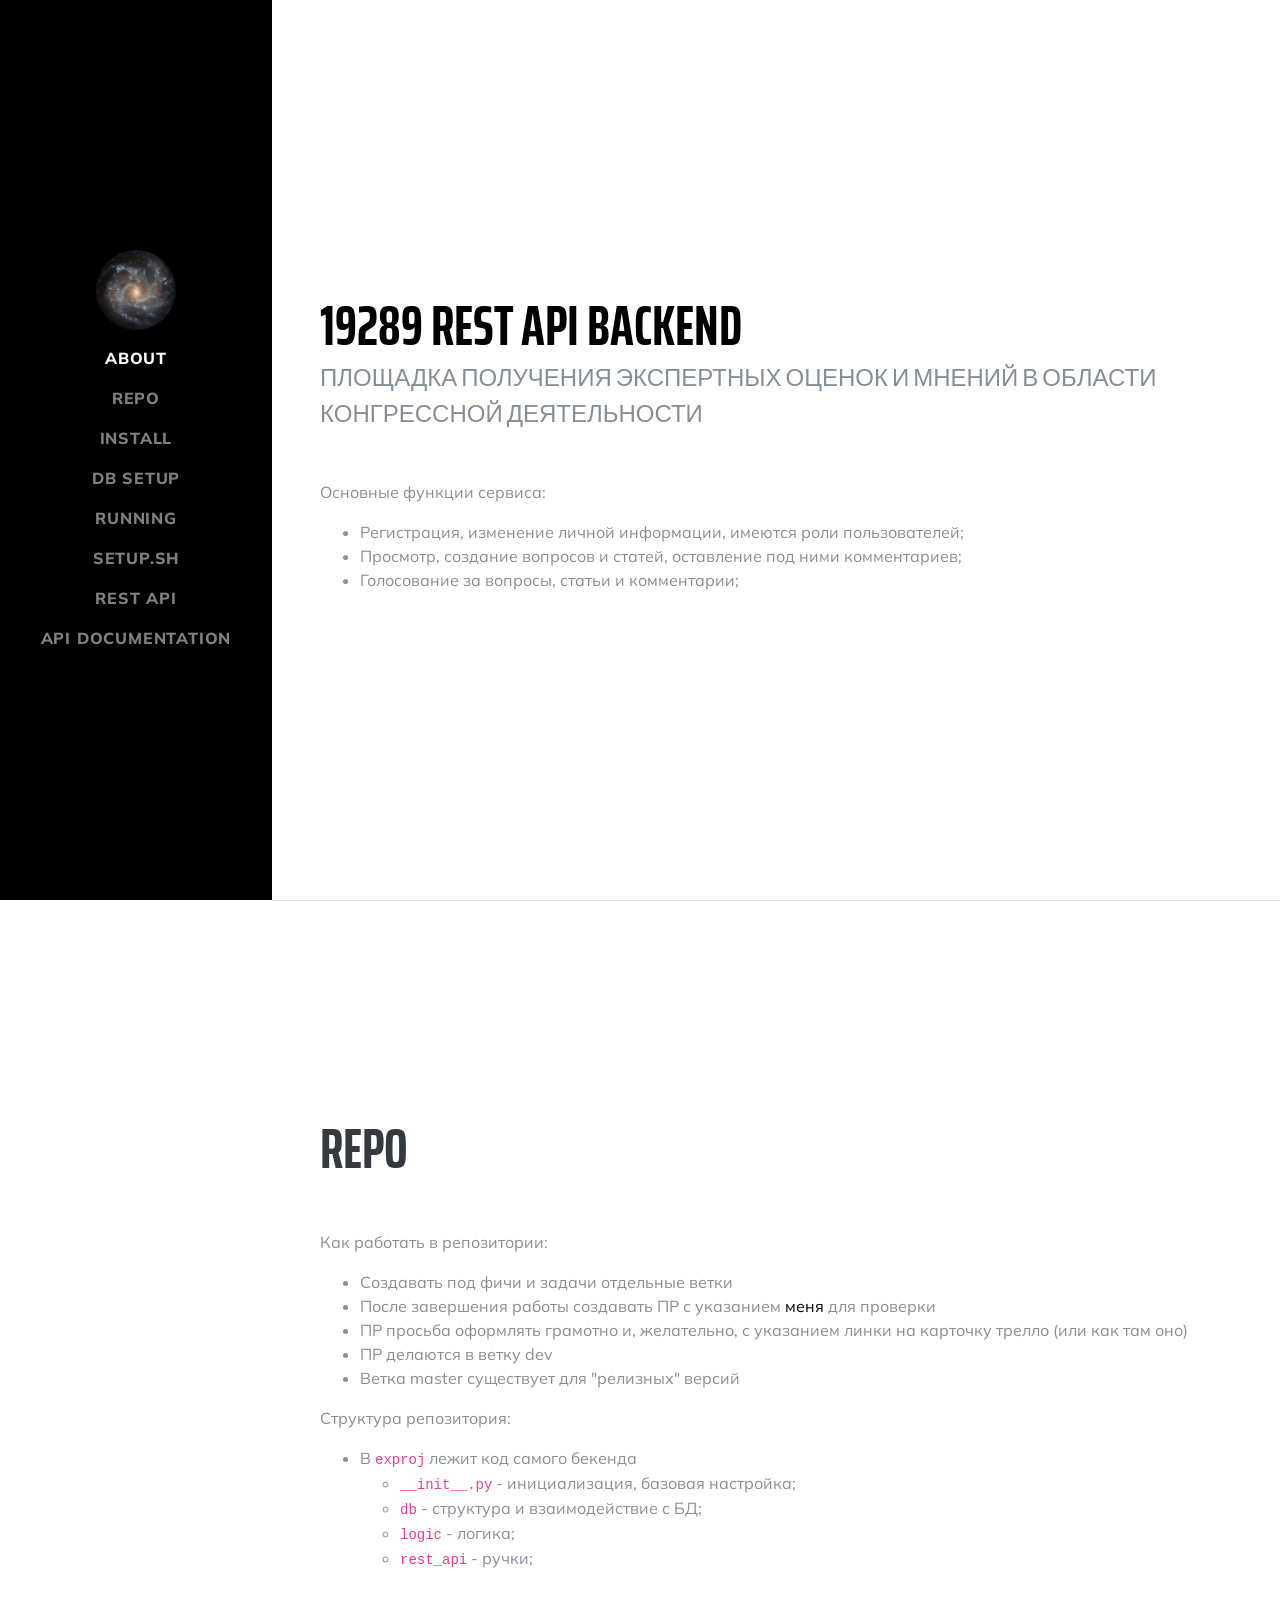
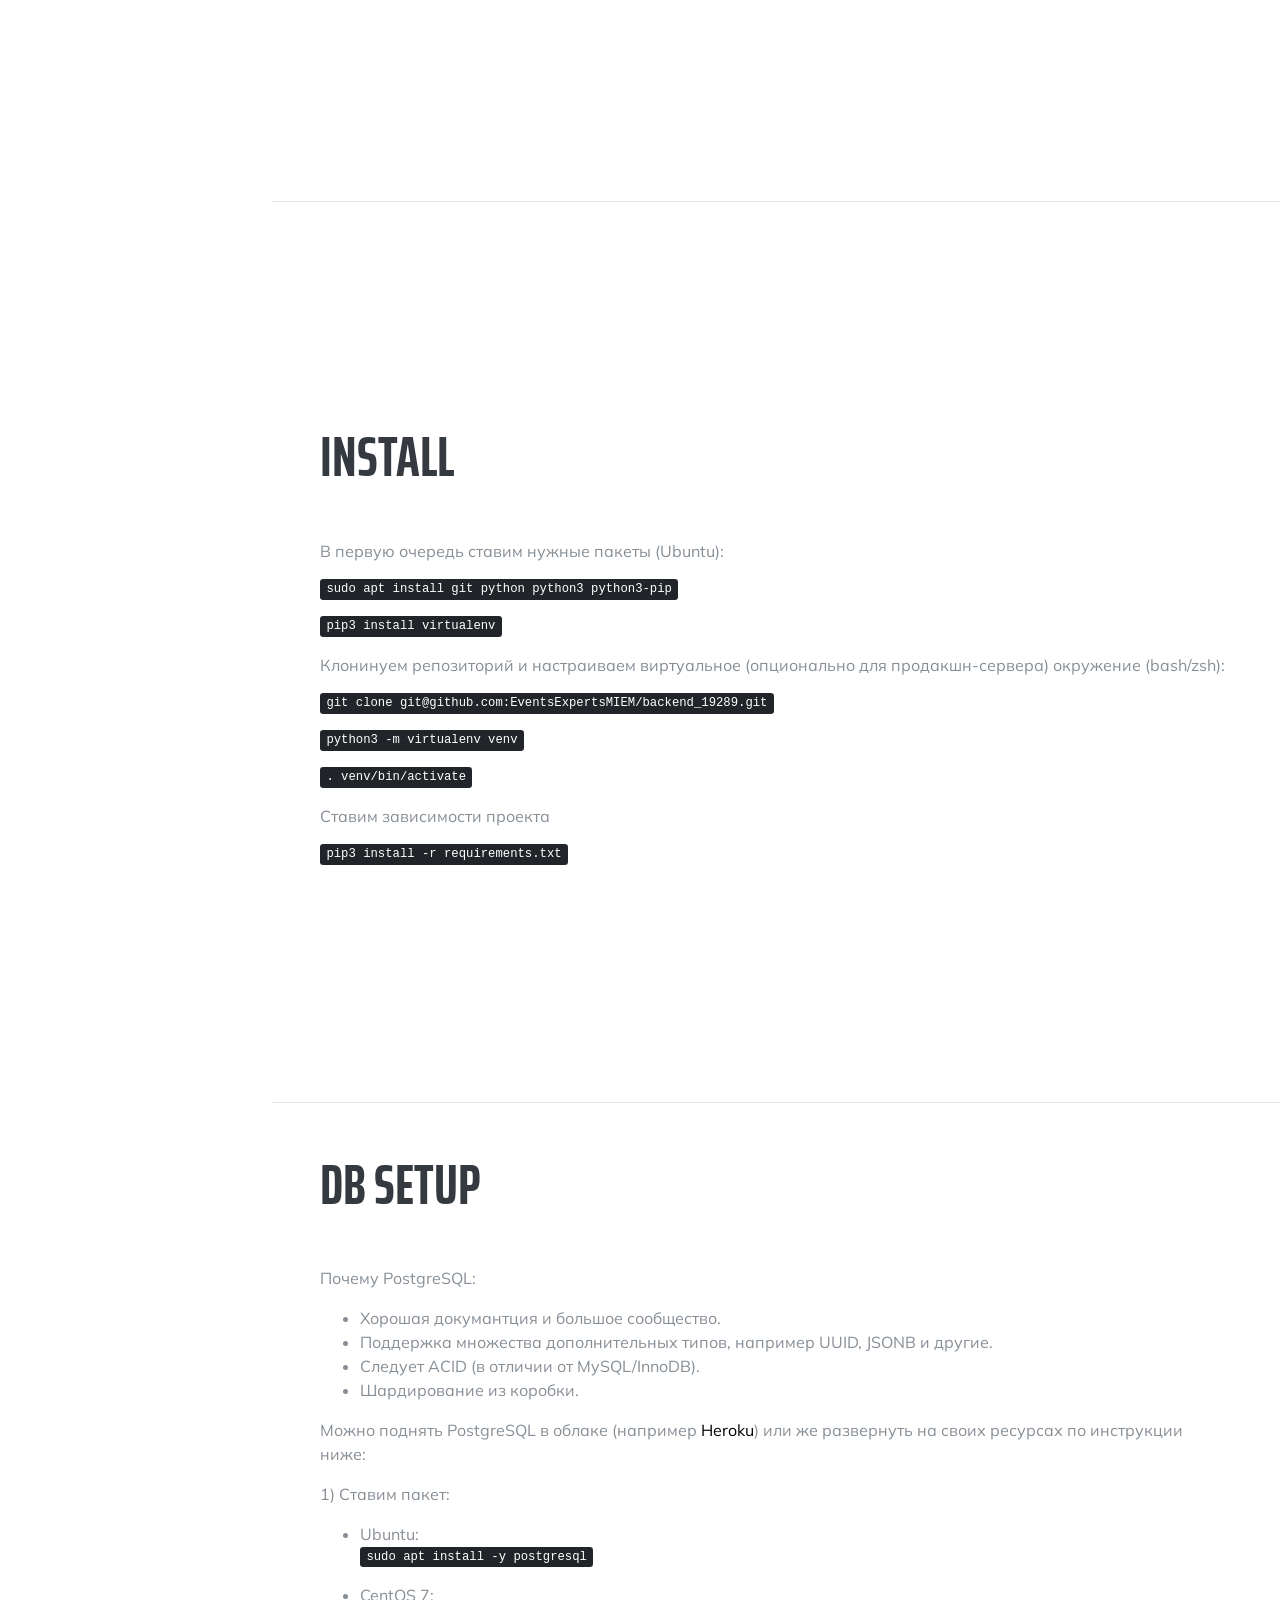
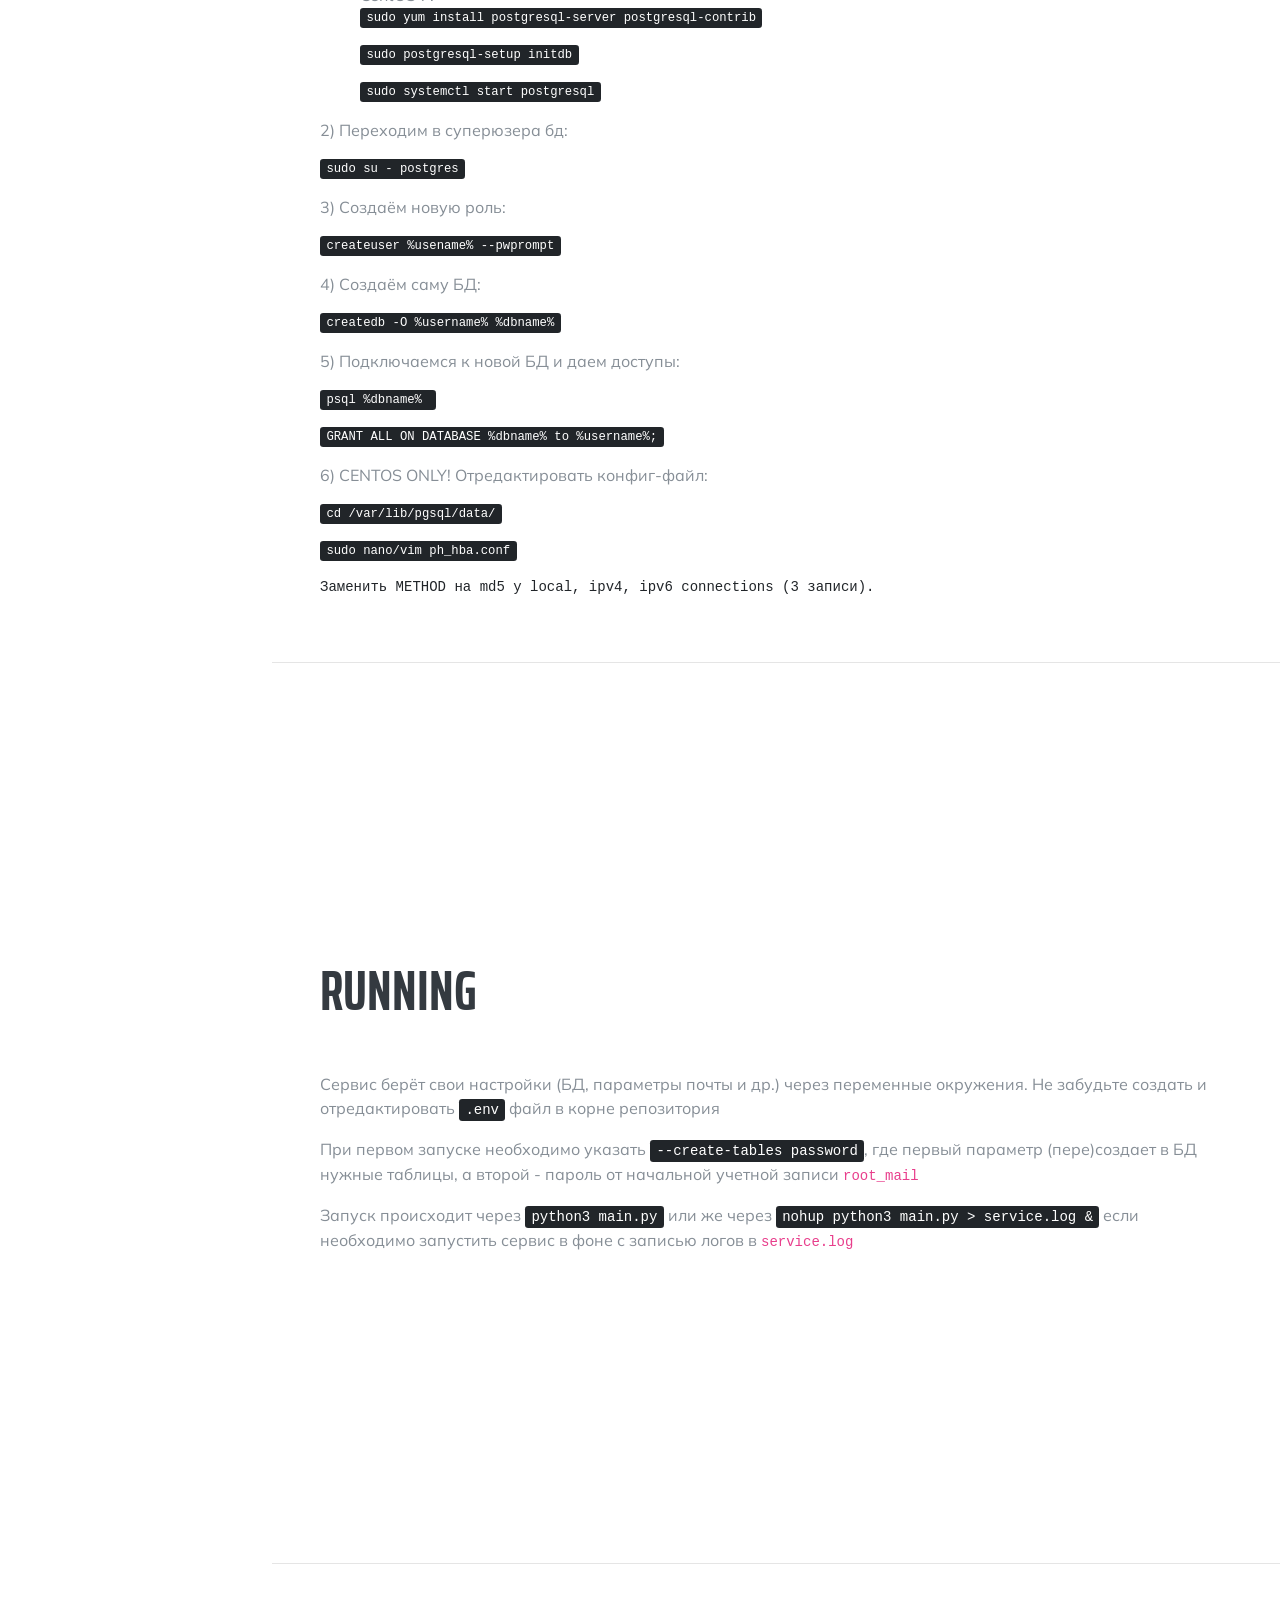
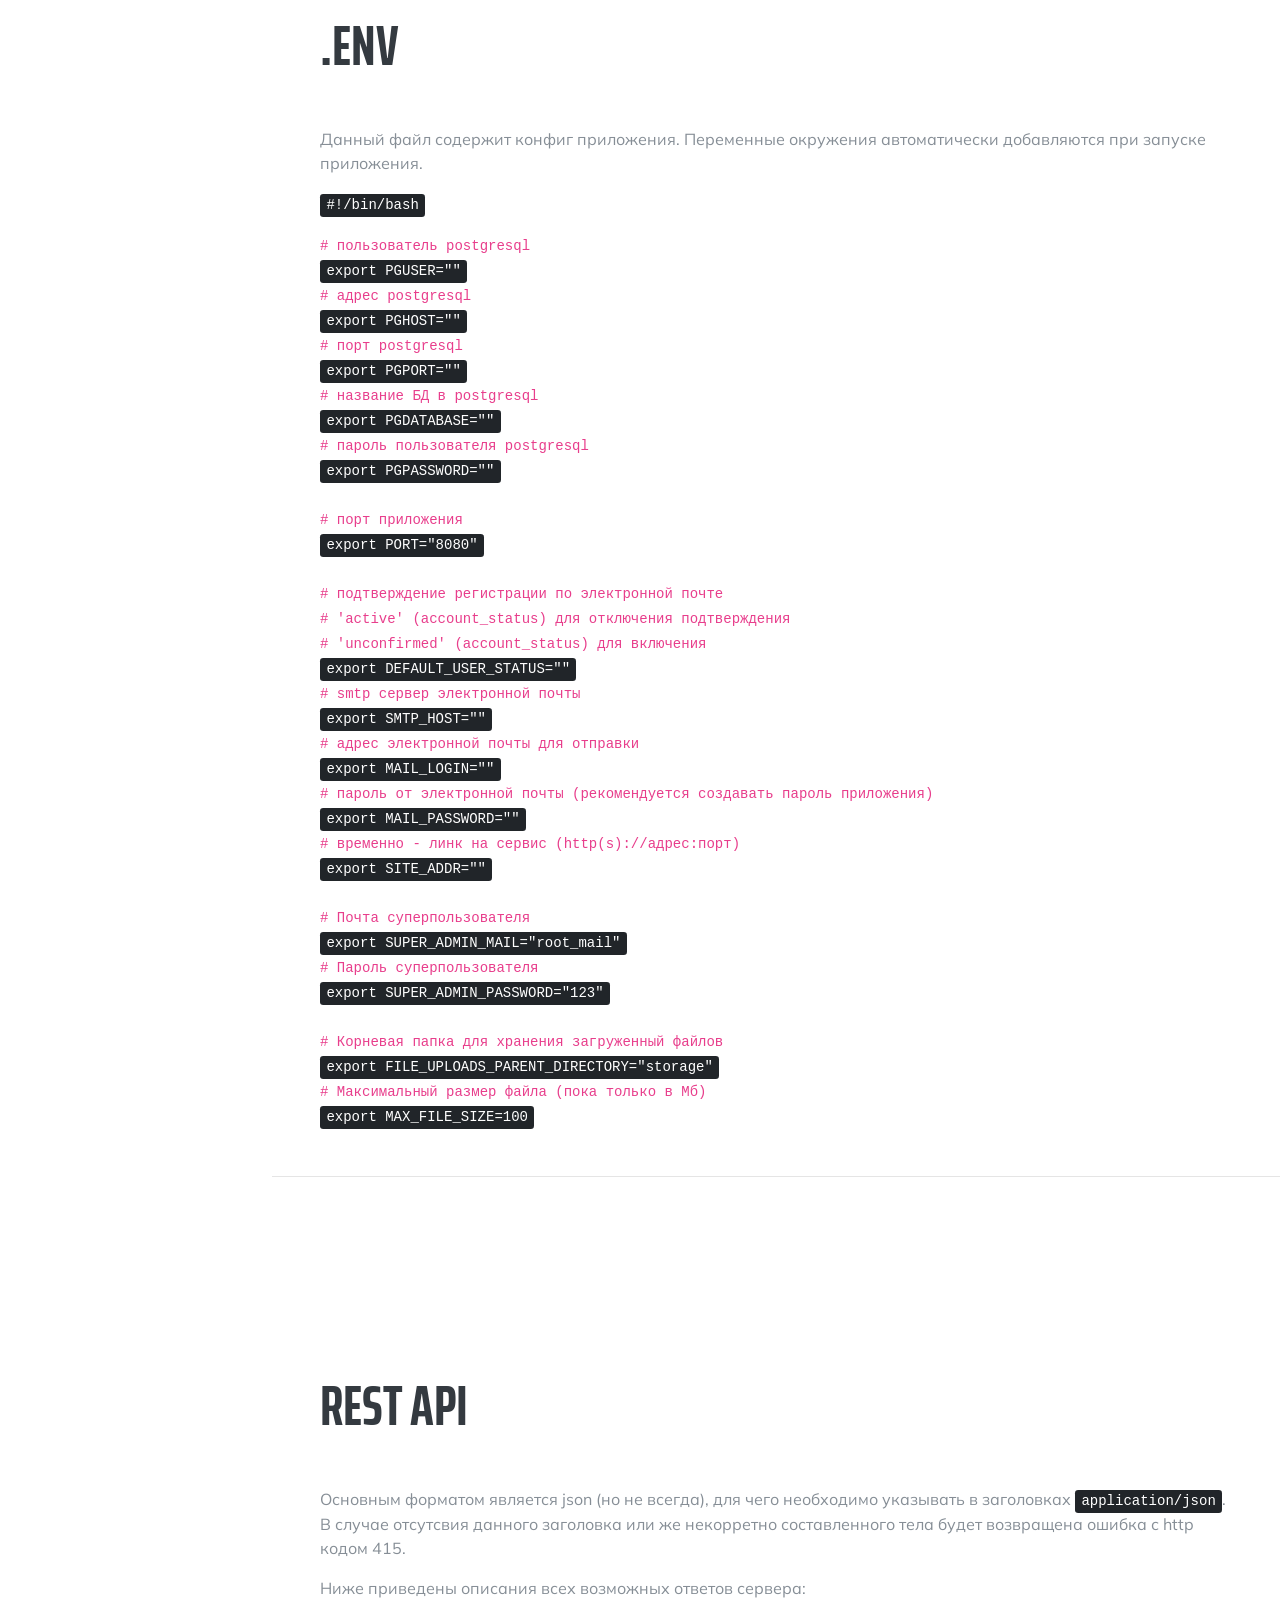
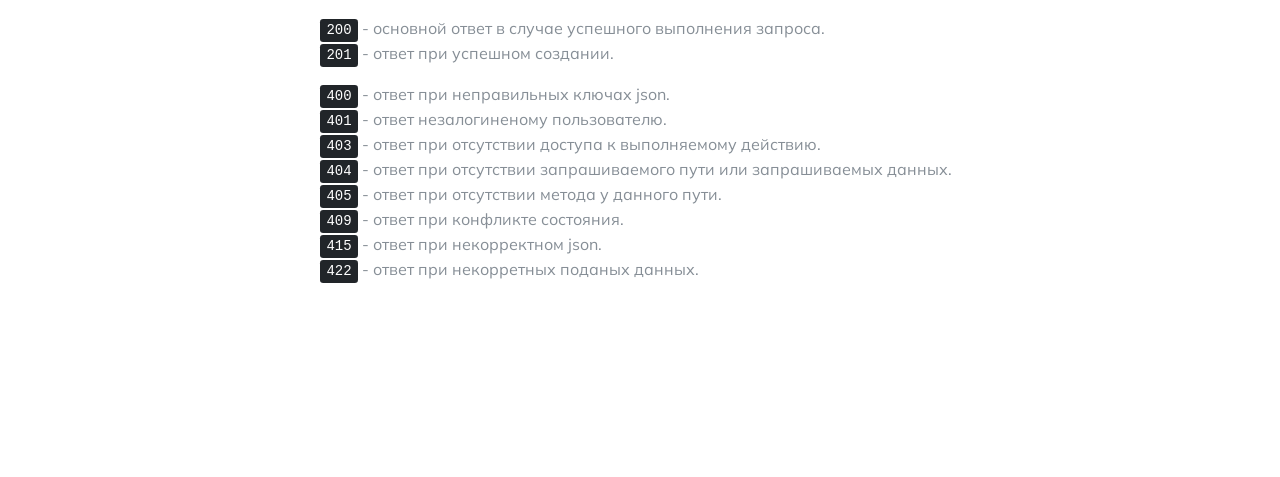
<file: index.html>
<!DOCTYPE html>
<html lang="en">

<head>

  <meta charset="utf-8">
  <meta name="viewport" content="width=device-width, initial-scale=1, shrink-to-fit=no">
  <meta name="description" content="">
  <meta name="author" content="">
  <link rel="shortcut icon" href="img/favicon_circle.png">
  <title>Experts Project</title>

  <!-- Bootstrap core CSS -->
  <link href="vendor/bootstrap/css/bootstrap.min.css" rel="stylesheet">

  <!-- Custom fonts for this template -->
  <link href="https://fonts.googleapis.com/css?family=Saira+Extra+Condensed:500,700" rel="stylesheet">
  <link href="https://fonts.googleapis.com/css?family=Muli:400,400i,800,800i" rel="stylesheet">
  <link href="vendor/fontawesome-free/css/all.min.css" rel="stylesheet">

  <!-- Custom styles for this template -->
  <link href="css/resume.min.css" rel="stylesheet">

</head>

<body id="page-top">

  <nav class="navbar navbar-expand-lg navbar-dark bg-primary fixed-top" id="sideNav">
    <a class="navbar-brand js-scroll-trigger" href="#page-top">
      <span class="d-block d-lg-none">Events Project</span>
      <span class="d-none d-lg-block">
        <img class="img-fluid img-profile rounded-circle border-0 mx-auto w-50" src="img/logo.jpg" alt="">
      </span>
    </a>
    <button class="navbar-toggler" type="button" data-toggle="collapse" data-target="#navbarSupportedContent" aria-controls="navbarSupportedContent" aria-expanded="false" aria-label="Toggle navigation">
      <span class="navbar-toggler-icon"></span>
    </button>
    <div class="collapse navbar-collapse" id="navbarSupportedContent">
      <ul class="navbar-nav">
        <li class="nav-item">
          <a class="nav-link js-scroll-trigger" href="#about">About</a>
        </li>
        <li class="nav-item">
          <a class="nav-link js-scroll-trigger" href="#repo">Repo</a>
        </li>
        <li class="nav-item">
          <a class="nav-link js-scroll-trigger" href="#install">Install</a>
        </li>
        <li class="nav-item">
          <a class="nav-link js-scroll-trigger" href="#db">DB setup</a>
        </li>
        <li class="nav-item">
          <a class="nav-link js-scroll-trigger" href="#usage">Running</a>
        </li>
        <li class="nav-item">
          <a class="nav-link js-scroll-trigger" href="#setup">setup.sh</a>
        </li>
        <li class="nav-item">
          <a class="nav-link js-scroll-trigger" href="#restapi">Rest api</a>
        </li>
        <li class="nav-item">
          <a class="nav-link" href="swagger.html">Api documentation</a>
        </li>
      </ul>
    </div>
  </nav>

  <div class="container-fluid p-0">

    <section class="resume-section p-3 p-lg-5 d-flex align-items-center" id="about">
      <div class="w-100">
        <h2 class="mb-0"><a href="https://github.com/EventsExpertsMIEM/backend_19289">19289 REST API backend</a>
        </h2>
        <div class="subheading mb-5">
          Площадка получения экспертных оценок и мнений в области конгрессной деятельности
        </div>
        <p>Основные функции сервиса:</p>
        <ul class="list-group-flush">
          <li>Регистрация, изменение личной информации, имеются роли пользователей;</li>
          <li>Просмотр, создание вопросов и статей, оставление под ними комментариев;</li>
          <li>Голосование за вопросы, статьи и комментарии;</li>
        </ul>
      </div>
    </section>

    <hr class="m-0">

    <section class="resume-section p-3 p-lg-5 d-flex align-items-center" id="repo">
      <div class="w-100">
        <h2 class="mb-5">Repo</h2>

          <p>Как работать в репозитории:</p>
          <ul class="list-group-flush">
            <li>Создавать под фичи и задачи отдельные ветки</li>
            <li>После завершения работы создавать ПР с указанием <a href="https://github.com/mark622">меня</a> для проверки</li>
            <li>ПР просьба оформлять грамотно и, желательно, с указанием линки на карточку трелло (или как там оно)</li>
            <li>ПР делаются в ветку dev</li>
            <li>Ветка master существует для "релизных" версий</li>
          </ul>


          <p>Структура репозитория:</p>
          <ul class="list-group-flush">
            <li>В <code>exproj</code> лежит код самого бекенда</li>
            <ul>
              <li><code>__init__.py</code> - инициализация, базовая настройка;</li>
              <li><code>db</code> - структура и взаимодействие с БД;</li>
              <li><code>logic</code> - логика;</li>
              <li><code>rest_api</code> - ручки;</li>
            </ul>
          </ul>

      </div>

    </section>

    <hr class="m-0">

    <section class="resume-section p-3 p-lg-5 d-flex align-items-center" id="install">
      <div class="w-100">
        <h2 class="mb-5">Install</h2>

        <p>В первую очередь ставим нужные пакеты (Ubuntu):</p>
        <pre><kbd>sudo apt install git python python3 python3-pip</kbd></pre>
        <pre><kbd>pip3 install virtualenv</kbd></pre>
        <p></p>
        <p>Клонинуем репозиторий и настраиваем виртуальное (опционально для продакшн-сервера) окружение (bash/zsh):</p>
        <pre><kbd>git clone git@github.com:EventsExpertsMIEM/backend_19289.git</kbd></pre>
        <pre><kbd>python3 -m virtualenv venv</kbd></pre>
        <pre><kbd>. venv/bin/activate</kbd></pre>
        <p></p>
        <p>Ставим зависимости проекта</p>
        <pre><kbd>pip3 install -r requirements.txt</kbd></pre>
      </div>
    </section>

    <hr class="m-0">

    <section class="resume-section p-3 p-lg-5 d-flex align-items-center" id="db">
      <div class="w-100">
        <h2 class="mb-5">DB setup</h2>

        <p>Почему PostgreSQL:</p>
          <ul class="list-group-flush">
            <li>Хорошая докумантция и большое сообщество.</li>
            <li>Поддержка множества дополнительных типов, например UUID, JSONB и другие.</li>
            <li>Следует ACID (в отличии от MySQL/InnoDB).</li>
            <li>Шардирование из коробки.</li>
          </ul>

        <p>Можно поднять PostgreSQL в облаке (например <a href="https://www.heroku.com/">Heroku</a>) или же развернуть на своих ресурсах по инструкции ниже:</p>

        <p>1) Ставим пакет:</p>
          <ul class="list-group-flush">
            <li>Ubuntu:</li>
            <pre><kbd>sudo apt install -y postgresql</kbd></pre>
            <li>CentOS 7:</li>
            <pre><kbd>sudo yum install postgresql-server postgresql-contrib</kbd></pre>
            <pre><kbd>sudo postgresql-setup initdb</kbd></pre>
            <pre><kbd>sudo systemctl start postgresql</kbd></pre>
          </ul>
        <p></p>
        <p>2) Переходим в суперюзера бд:</p>
        <pre><kbd>sudo su - postgres</kbd></pre>
        <p></p>
        <p>3) Создаём новую роль:</p>
        <pre><kbd>createuser %usename% --pwprompt</kbd></pre>
        <p></p>
        <p>4) Создаём саму БД:</p>
        <pre><kbd>createdb -O %username% %dbname%</kbd></pre>
        <p></p>
        <p>5) Подключаемся к новой БД и даем доступы:</p>
        <pre><kbd>psql %dbname% </kbd></pre>
        <pre><kbd>GRANT ALL ON DATABASE %dbname% to %username%;</kbd></pre>
        <p></p>
        <p>6) CENTOS ONLY! Отредактировать конфиг-файл:</p>
        <pre><kbd>cd /var/lib/pgsql/data/</kbd></pre>
        <pre><kbd>sudo nano/vim ph_hba.conf</kbd></pre>
        <pre><code>Заменить METHOD на md5 у local, ipv4, ipv6 connections (3 записи).</code></pre>
      </div>
    </section>

    <hr class="m-0">

    <section class="resume-section p-3 p-lg-5 d-flex align-items-center" id="usage">
      <div class="w-100">
        <h2 class="mb-5">Running</h2>
        <p>Сервис берёт свои настройки (БД, параметры почты и др.) через переменные окружения. Не забудьте создать и отредактировать <kbd>.env</kbd> файл в корне репозитория</p>
        <p></p>
        <p>При первом запуске необходимо указать <kbd>--create-tables password</kbd>, где первый параметр (пере)создает в БД нужные таблицы, а второй - пароль от начальной учетной записи <code>root_mail</code></p>
        <p></p>
        <p>Запуск происходит через <kbd>python3 main.py</kbd> или же через <kbd>nohup python3 main.py > service.log &</kbd> если необходимо запустить сервис в фоне с записью логов в <code>service.log</code></p>
      </div>
    </section>

    <hr class="m-0">

    <section class="resume-section p-3 p-lg-5 d-flex align-items-center" id="setup">
      <div class="w-100">
        <h2 class="mb-5">.env</h2>

        <p>Данный файл содержит конфиг приложения. Переменные окружения автоматически добавляются при запуске приложения.</p>

        <div><kbd>#!/bin/bash</kbd></div>
        <p></p>
        <code># пользователь postgresql</code>
        <div><kbd>export PGUSER=""</kbd></div>
        <code># адрес postgresql</code>
        <div><kbd>export PGHOST=""</kbd></div>
        <code># порт postgresql</code>
        <div><kbd>export PGPORT=""</kbd></div>
        <code># название БД в postgresql</code>
        <div><kbd>export PGDATABASE=""</kbd></div>
        <code># пароль пользователя postgresql</code>
        <div><kbd>export PGPASSWORD=""</kbd></div>
        <br>
        <code># порт приложения</code>
        <div><kbd>export PORT="8080"</kbd></div>
        <br>
        <code># подтверждение регистрации по электронной почте</code>
        <br>
        <code># 'active' (account_status) для отключения подтверждения</code>
        <br>
        <code># 'unconfirmed' (account_status) для включения</code>
        <div><kbd>export DEFAULT_USER_STATUS=""</kbd></div>
        <code># smtp сервер электронной почты</code>
        <div><kbd>export SMTP_HOST=""</kbd></div>
        <code># адрес электронной почты для отправки</code>
        <div><kbd>export MAIL_LOGIN=""</kbd></div>
        <code># пароль от электронной почты (рекомендуется создавать пароль приложения)</code>
        <div><kbd>export MAIL_PASSWORD=""</kbd></div>
        <code># временно - линк на сервис (http(s)://адрес:порт)</code>
        <div><kbd>export SITE_ADDR=""</kbd></div>
        <br>
        <code># Почта суперпользователя</code>
        <div><kbd>export SUPER_ADMIN_MAIL="root_mail"</kbd></div>
        <code># Пароль суперпользователя</code>
        <div><kbd>export SUPER_ADMIN_PASSWORD="123"</kbd></div>
        <br>
        <code># Корневая папка для хранения загруженный файлов</code>
        <div><kbd>export FILE_UPLOADS_PARENT_DIRECTORY="storage"</kbd></div>
        <code># Максимальный размер файла (пока только в Мб)</code>
        <div><kbd>export MAX_FILE_SIZE=100</kbd></div>
      </div>

    </section>

    <hr class="m-0">

    <section class="resume-section p-3 p-lg-5 d-flex align-items-center" id="restapi">
      <div class="w-100">
        <h2 class="mb-5">Rest api</h2>
        <p>Основным форматом является json (но не всегда), для чего необходимо указывать в заголовках <kbd>application/json</kbd>. В случае отсутсвия данного заголовка или же некорретно составленного тела будет возвращена ошибка с http кодом 415.</p>
        <p>Ниже приведены описания всех возможных ответов сервера:</p>
            <div><kbd>200</kbd> - основной ответ в случае успешного выполнения запроса.</div>
            <div><kbd>201</kbd> - ответ при успешном создании.</div>
            <p></p>
            <div><kbd>400</kbd> - ответ при неправильных ключах json.</div>
            <div><kbd>401</kbd> - ответ незалогиненому пользователю.</div>
            <div><kbd>403</kbd> - ответ при отсутствии доступа к выполняемому действию.</div>
            <div><kbd>404</kbd> - ответ при отсутствии запрашиваемого пути или запрашиваемых данных.</div>
            <div><kbd>405</kbd> - ответ при отсутствии метода у данного пути.</div>
            <div><kbd>409</kbd> - ответ при конфликте состояния.</div>
            <div><kbd>415</kbd> - ответ при некорректном json.</div>
            <div><kbd>422</kbd> - ответ при некорретных поданых данных.</div>
      </div>
    </section>
  </div>

  <!-- Bootstrap core JavaScript -->
  <script src="vendor/jquery/jquery.min.js"></script>
  <script src="vendor/bootstrap/js/bootstrap.bundle.min.js"></script>

  <!-- Plugin JavaScript -->
  <script src="vendor/jquery-easing/jquery.easing.min.js"></script>

  <!-- Custom scripts for this template -->
  <script src="js/resume.min.js"></script>

</body>

</html>
</file>
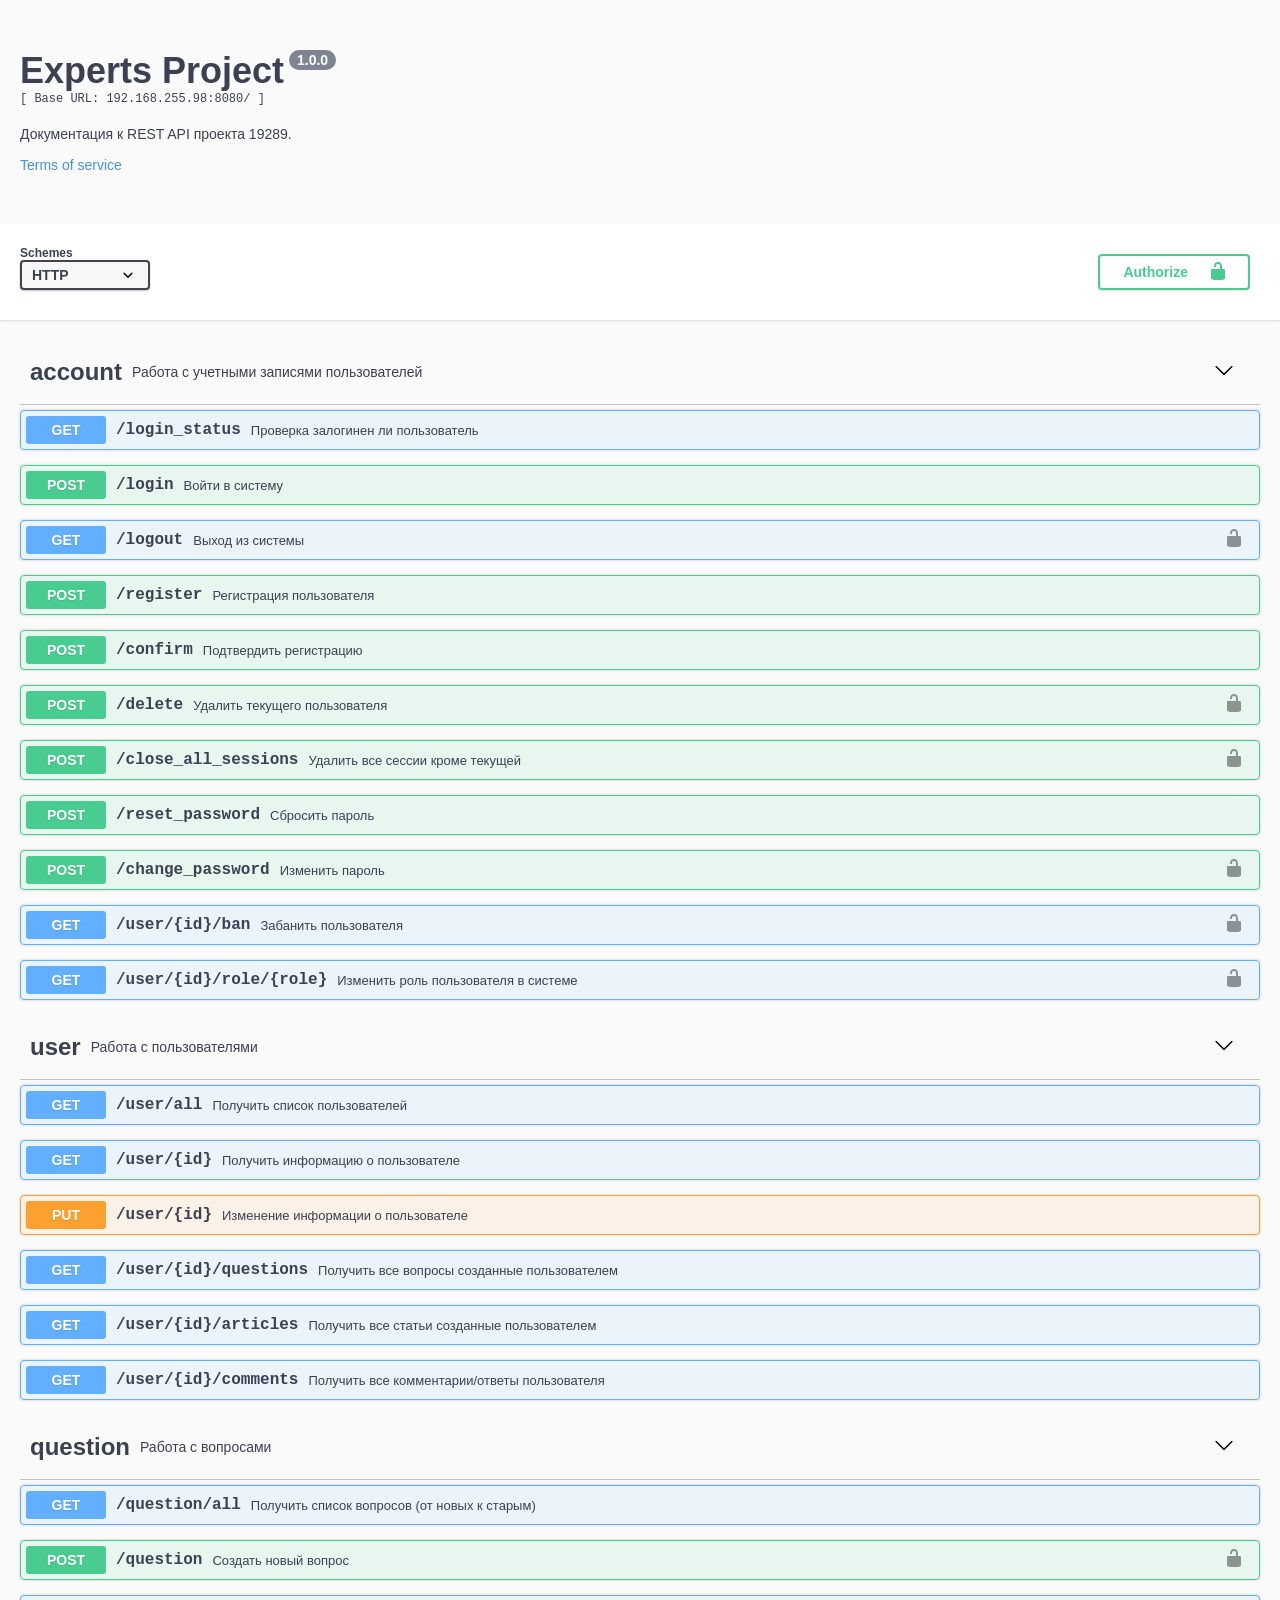
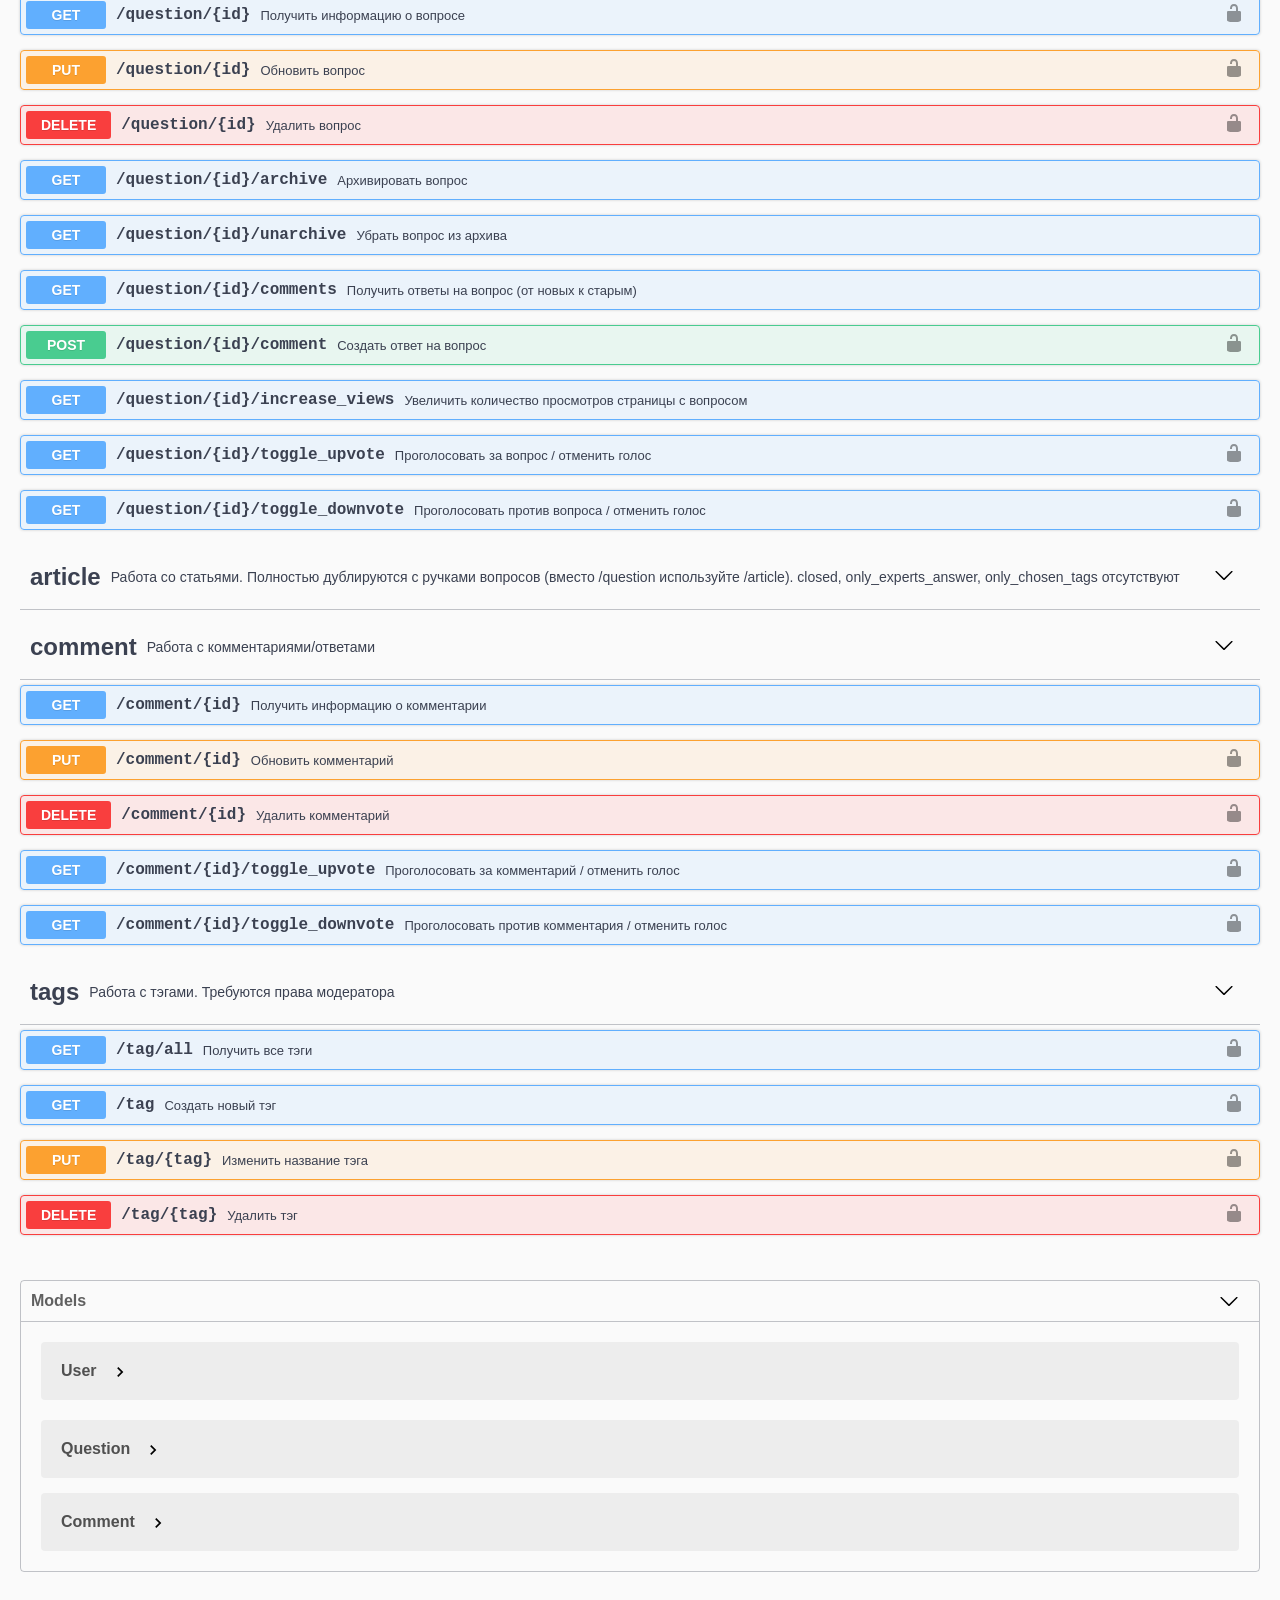
<file: swagger.html>
<!-- HTML for static distribution bundle build -->
<!DOCTYPE html>
<html lang="ru">
  <head>
    <meta charset="UTF-8">
    <title>Experts Project API documentation</title>
    <link rel="stylesheet" type="text/css" href="./swagger/swagger-ui.css" >
    <link rel="icon" type="image/png" href="./swagger/favicon-32x32.png" sizes="32x32" />
    <link rel="icon" type="image/png" href="./swagger/favicon-16x16.png" sizes="16x16" />
    <style>
      html
      {
        box-sizing: border-box;
        overflow: -moz-scrollbars-vertical;
        overflow-y: scroll;
      }

      *,
      *:before,
      *:after
      {
        box-sizing: inherit;
      }

      body
      {
        margin:0;
        background: #fafafa;
      }

      .swagger-ui .topbar
      {
        display: none !important;
      }

      .swagger-ui .main .link
      {
        display: none !important;
      }
    </style>
  </head>

  <body>
    <div id="swagger-ui"></div>

    <script src="./swagger/swagger-ui-bundle.js"> </script>
    <script src="./swagger/swagger-ui-standalone-preset.js"> </script>
    <script>
    window.onload = function() {
      // Begin Swagger UI call region
      const ui = SwaggerUIBundle({
        url: "./swagger.yaml",
        dom_id: '#swagger-ui',
        deepLinking: true,
        presets: [
          SwaggerUIBundle.presets.apis,
          SwaggerUIStandalonePreset
        ],
        plugins: [
          SwaggerUIBundle.plugins.DownloadUrl
        ],
        layout: "StandaloneLayout"
      })
      // End Swagger UI call region

      window.ui = ui
    }
  </script>
  </body>
</html>
</file>
<file: css/resume.min.css>
/*!
 * Start Bootstrap - Resume v5.0.8 (https://startbootstrap.com/template-overviews/resume)
 * Copyright 2013-2019 Start Bootstrap
 * Licensed under MIT (https://github.com/BlackrockDigital/startbootstrap-resume/blob/master/LICENSE)
 */body{font-family:Muli,-apple-system,BlinkMacSystemFont,'Segoe UI',Roboto,'Helvetica Neue',Arial,sans-serif,'Apple Color Emoji','Segoe UI Emoji','Segoe UI Symbol','Noto Color Emoji';padding-top:54px;color:#868e96}@media (min-width:992px){body{padding-top:0;padding-left:17rem}}h1,h2,h3,h4,h5,h6{font-family:'Saira Extra Condensed',-apple-system,BlinkMacSystemFont,'Segoe UI',Roboto,'Helvetica Neue',Arial,sans-serif,'Apple Color Emoji','Segoe UI Emoji','Segoe UI Symbol','Noto Color Emoji';font-weight:700;text-transform:uppercase;color:#343a40}h1{font-size:6rem;line-height:5.5rem}h2{font-size:3.5rem}h3{font-size:2rem}p.lead{font-size:1.15rem;font-weight:400}.subheading{text-transform:uppercase;font-weight:500;font-family:'Saira Extra Condensed',-apple-system,BlinkMacSystemFont,'Segoe UI',Roboto,'Helvetica Neue',Arial,sans-serif,'Apple Color Emoji','Segoe UI Emoji','Segoe UI Symbol','Noto Color Emoji';font-size:1.5rem}.social-icons a{display:inline-block;height:3.5rem;width:3.5rem;background-color:#495057;color:#fff!important;border-radius:100%;text-align:center;font-size:1.5rem;line-height:3.5rem;margin-right:1rem}.social-icons a:last-child{margin-right:0}.social-icons a:hover{background-color:#000000}.dev-icons{font-size:3rem}.dev-icons .list-inline-item i:hover{color:#000000}#sideNav .navbar-nav .nav-item .nav-link{font-weight:800;letter-spacing:.05rem;text-transform:uppercase}#sideNav .navbar-toggler:focus{outline-color:#d48a6e}@media (min-width:992px){#sideNav{text-align:center;position:fixed;top:0;left:0;display:flex;flex-direction:column;width:17rem;height:100vh}#sideNav .navbar-brand{display:flex;margin:auto auto 0;padding:.5rem}#sideNav .navbar-brand .img-profile{max-width:10rem;max-height:10rem;border:.5rem solid rgba(255,255,255,.2)}#sideNav .navbar-collapse{display:flex;align-items:flex-start;flex-grow:0;width:100%;margin-bottom:auto}#sideNav .navbar-collapse .navbar-nav{flex-direction:column;width:100%}#sideNav .navbar-collapse .navbar-nav .nav-item{display:block}#sideNav .navbar-collapse .navbar-nav .nav-item .nav-link{display:block}}section.resume-section{padding-top:5rem!important;padding-bottom:5rem!important;max-width:75rem}section.resume-section .resume-item .resume-date{min-width:none}@media (min-width:768px){section.resume-section{min-height:100vh}section.resume-section .resume-item .resume-date{min-width:18rem}}@media (min-width:992px){section.resume-section{padding-top:3rem!important;padding-bottom:3rem!important}}.bg-primary{background-color:#000000!important}.text-primary{color:#000000!important}a{color:#000000}a:active,a:focus,a:hover{color:#434343}
</file>
<file: swagger/swagger-ui.css>
.swagger-ui{
  /*! normalize.css v7.0.0 | MIT License | github.com/necolas/normalize.css */font-family:sans-serif;color:#3b4151}.swagger-ui html{line-height:1.15;-ms-text-size-adjust:100%;-webkit-text-size-adjust:100%}.swagger-ui body{margin:0}.swagger-ui article,.swagger-ui aside,.swagger-ui footer,.swagger-ui header,.swagger-ui nav,.swagger-ui section{display:block}.swagger-ui h1{font-size:2em;margin:.67em 0}.swagger-ui figcaption,.swagger-ui figure,.swagger-ui main{display:block}.swagger-ui figure{margin:1em 40px}.swagger-ui hr{box-sizing:content-box;height:0;overflow:visible}.swagger-ui pre{font-family:monospace,monospace;font-size:1em}.swagger-ui a{background-color:transparent;-webkit-text-decoration-skip:objects}.swagger-ui abbr[title]{border-bottom:none;text-decoration:underline;-webkit-text-decoration:underline dotted;text-decoration:underline dotted}.swagger-ui b,.swagger-ui strong{font-weight:inherit;font-weight:bolder}.swagger-ui code,.swagger-ui kbd,.swagger-ui samp{font-family:monospace,monospace;font-size:1em}.swagger-ui dfn{font-style:italic}.swagger-ui mark{background-color:#ff0;color:#000}.swagger-ui small{font-size:80%}.swagger-ui sub,.swagger-ui sup{font-size:75%;line-height:0;position:relative;vertical-align:baseline}.swagger-ui sub{bottom:-.25em}.swagger-ui sup{top:-.5em}.swagger-ui audio,.swagger-ui video{display:inline-block}.swagger-ui audio:not([controls]){display:none;height:0}.swagger-ui img{border-style:none}.swagger-ui svg:not(:root){overflow:hidden}.swagger-ui button,.swagger-ui input,.swagger-ui optgroup,.swagger-ui select,.swagger-ui textarea{font-family:sans-serif;font-size:100%;line-height:1.15;margin:0}.swagger-ui button,.swagger-ui input{overflow:visible}.swagger-ui button,.swagger-ui select{text-transform:none}.swagger-ui [type=reset],.swagger-ui [type=submit],.swagger-ui button,.swagger-ui html [type=button]{-webkit-appearance:button}.swagger-ui [type=button]::-moz-focus-inner,.swagger-ui [type=reset]::-moz-focus-inner,.swagger-ui [type=submit]::-moz-focus-inner,.swagger-ui button::-moz-focus-inner{border-style:none;padding:0}.swagger-ui [type=button]:-moz-focusring,.swagger-ui [type=reset]:-moz-focusring,.swagger-ui [type=submit]:-moz-focusring,.swagger-ui button:-moz-focusring{outline:1px dotted ButtonText}.swagger-ui fieldset{padding:.35em .75em .625em}.swagger-ui legend{box-sizing:border-box;color:inherit;display:table;max-width:100%;padding:0;white-space:normal}.swagger-ui progress{display:inline-block;vertical-align:baseline}.swagger-ui textarea{overflow:auto}.swagger-ui [type=checkbox],.swagger-ui [type=radio]{box-sizing:border-box;padding:0}.swagger-ui [type=number]::-webkit-inner-spin-button,.swagger-ui [type=number]::-webkit-outer-spin-button{height:auto}.swagger-ui [type=search]{-webkit-appearance:textfield;outline-offset:-2px}.swagger-ui [type=search]::-webkit-search-cancel-button,.swagger-ui [type=search]::-webkit-search-decoration{-webkit-appearance:none}.swagger-ui ::-webkit-file-upload-button{-webkit-appearance:button;font:inherit}.swagger-ui details,.swagger-ui menu{display:block}.swagger-ui summary{display:list-item}.swagger-ui canvas{display:inline-block}.swagger-ui template{display:none}.swagger-ui [hidden]{display:none}.swagger-ui .debug *{outline:1px solid gold}.swagger-ui .debug-white *{outline:1px solid #fff}.swagger-ui .debug-black *{outline:1px solid #000}.swagger-ui .debug-grid{background:transparent url([data-uri]) repeat 0 0}.swagger-ui .debug-grid-16{background:transparent url([data-uri]) repeat 0 0}.swagger-ui .debug-grid-8-solid{background:#fff url([data-uri]) repeat 0 0}.swagger-ui .debug-grid-16-solid{background:#fff url([data-uri]) repeat 0 0}.swagger-ui .border-box,.swagger-ui a,.swagger-ui article,.swagger-ui body,.swagger-ui code,.swagger-ui dd,.swagger-ui div,.swagger-ui dl,.swagger-ui dt,.swagger-ui fieldset,.swagger-ui footer,.swagger-ui form,.swagger-ui h1,.swagger-ui h2,.swagger-ui h3,.swagger-ui h4,.swagger-ui h5,.swagger-ui h6,.swagger-ui header,.swagger-ui html,.swagger-ui input[type=email],.swagger-ui input[type=number],.swagger-ui input[type=password],.swagger-ui input[type=tel],.swagger-ui input[type=text],.swagger-ui input[type=url],.swagger-ui legend,.swagger-ui li,.swagger-ui main,.swagger-ui ol,.swagger-ui p,.swagger-ui pre,.swagger-ui section,.swagger-ui table,.swagger-ui td,.swagger-ui textarea,.swagger-ui th,.swagger-ui tr,.swagger-ui ul{box-sizing:border-box}.swagger-ui .aspect-ratio{height:0;position:relative}.swagger-ui .aspect-ratio--16x9{padding-bottom:56.25%}.swagger-ui .aspect-ratio--9x16{padding-bottom:177.77%}.swagger-ui .aspect-ratio--4x3{padding-bottom:75%}.swagger-ui .aspect-ratio--3x4{padding-bottom:133.33%}.swagger-ui .aspect-ratio--6x4{padding-bottom:66.6%}.swagger-ui .aspect-ratio--4x6{padding-bottom:150%}.swagger-ui .aspect-ratio--8x5{padding-bottom:62.5%}.swagger-ui .aspect-ratio--5x8{padding-bottom:160%}.swagger-ui .aspect-ratio--7x5{padding-bottom:71.42%}.swagger-ui .aspect-ratio--5x7{padding-bottom:140%}.swagger-ui .aspect-ratio--1x1{padding-bottom:100%}.swagger-ui .aspect-ratio--object{position:absolute;top:0;right:0;bottom:0;left:0;width:100%;height:100%;z-index:100}@media screen and (min-width:30em){.swagger-ui .aspect-ratio-ns{height:0;position:relative}.swagger-ui .aspect-ratio--16x9-ns{padding-bottom:56.25%}.swagger-ui .aspect-ratio--9x16-ns{padding-bottom:177.77%}.swagger-ui .aspect-ratio--4x3-ns{padding-bottom:75%}.swagger-ui .aspect-ratio--3x4-ns{padding-bottom:133.33%}.swagger-ui .aspect-ratio--6x4-ns{padding-bottom:66.6%}.swagger-ui .aspect-ratio--4x6-ns{padding-bottom:150%}.swagger-ui .aspect-ratio--8x5-ns{padding-bottom:62.5%}.swagger-ui .aspect-ratio--5x8-ns{padding-bottom:160%}.swagger-ui .aspect-ratio--7x5-ns{padding-bottom:71.42%}.swagger-ui .aspect-ratio--5x7-ns{padding-bottom:140%}.swagger-ui .aspect-ratio--1x1-ns{padding-bottom:100%}.swagger-ui .aspect-ratio--object-ns{position:absolute;top:0;right:0;bottom:0;left:0;width:100%;height:100%;z-index:100}}@media screen and (min-width:30em) and (max-width:60em){.swagger-ui .aspect-ratio-m{height:0;position:relative}.swagger-ui .aspect-ratio--16x9-m{padding-bottom:56.25%}.swagger-ui .aspect-ratio--9x16-m{padding-bottom:177.77%}.swagger-ui .aspect-ratio--4x3-m{padding-bottom:75%}.swagger-ui .aspect-ratio--3x4-m{padding-bottom:133.33%}.swagger-ui .aspect-ratio--6x4-m{padding-bottom:66.6%}.swagger-ui .aspect-ratio--4x6-m{padding-bottom:150%}.swagger-ui .aspect-ratio--8x5-m{padding-bottom:62.5%}.swagger-ui .aspect-ratio--5x8-m{padding-bottom:160%}.swagger-ui .aspect-ratio--7x5-m{padding-bottom:71.42%}.swagger-ui .aspect-ratio--5x7-m{padding-bottom:140%}.swagger-ui .aspect-ratio--1x1-m{padding-bottom:100%}.swagger-ui .aspect-ratio--object-m{position:absolute;top:0;right:0;bottom:0;left:0;width:100%;height:100%;z-index:100}}@media screen and (min-width:60em){.swagger-ui .aspect-ratio-l{height:0;position:relative}.swagger-ui .aspect-ratio--16x9-l{padding-bottom:56.25%}.swagger-ui .aspect-ratio--9x16-l{padding-bottom:177.77%}.swagger-ui .aspect-ratio--4x3-l{padding-bottom:75%}.swagger-ui .aspect-ratio--3x4-l{padding-bottom:133.33%}.swagger-ui .aspect-ratio--6x4-l{padding-bottom:66.6%}.swagger-ui .aspect-ratio--4x6-l{padding-bottom:150%}.swagger-ui .aspect-ratio--8x5-l{padding-bottom:62.5%}.swagger-ui .aspect-ratio--5x8-l{padding-bottom:160%}.swagger-ui .aspect-ratio--7x5-l{padding-bottom:71.42%}.swagger-ui .aspect-ratio--5x7-l{padding-bottom:140%}.swagger-ui .aspect-ratio--1x1-l{padding-bottom:100%}.swagger-ui .aspect-ratio--object-l{position:absolute;top:0;right:0;bottom:0;left:0;width:100%;height:100%;z-index:100}}.swagger-ui img{max-width:100%}.swagger-ui .cover{background-size:cover!important}.swagger-ui .contain{background-size:contain!important}@media screen and (min-width:30em){.swagger-ui .cover-ns{background-size:cover!important}.swagger-ui .contain-ns{background-size:contain!important}}@media screen and (min-width:30em) and (max-width:60em){.swagger-ui .cover-m{background-size:cover!important}.swagger-ui .contain-m{background-size:contain!important}}@media screen and (min-width:60em){.swagger-ui .cover-l{background-size:cover!important}.swagger-ui .contain-l{background-size:contain!important}}.swagger-ui .bg-center{background-repeat:no-repeat;background-position:50%}.swagger-ui .bg-top{background-repeat:no-repeat;background-position:top}.swagger-ui .bg-right{background-repeat:no-repeat;background-position:100%}.swagger-ui .bg-bottom{background-repeat:no-repeat;background-position:bottom}.swagger-ui .bg-left{background-repeat:no-repeat;background-position:0}@media screen and (min-width:30em){.swagger-ui .bg-center-ns{background-repeat:no-repeat;background-position:50%}.swagger-ui .bg-top-ns{background-repeat:no-repeat;background-position:top}.swagger-ui .bg-right-ns{background-repeat:no-repeat;background-position:100%}.swagger-ui .bg-bottom-ns{background-repeat:no-repeat;background-position:bottom}.swagger-ui .bg-left-ns{background-repeat:no-repeat;background-position:0}}@media screen and (min-width:30em) and (max-width:60em){.swagger-ui .bg-center-m{background-repeat:no-repeat;background-position:50%}.swagger-ui .bg-top-m{background-repeat:no-repeat;background-position:top}.swagger-ui .bg-right-m{background-repeat:no-repeat;background-position:100%}.swagger-ui .bg-bottom-m{background-repeat:no-repeat;background-position:bottom}.swagger-ui .bg-left-m{background-repeat:no-repeat;background-position:0}}@media screen and (min-width:60em){.swagger-ui .bg-center-l{background-repeat:no-repeat;background-position:50%}.swagger-ui .bg-top-l{background-repeat:no-repeat;background-position:top}.swagger-ui .bg-right-l{background-repeat:no-repeat;background-position:100%}.swagger-ui .bg-bottom-l{background-repeat:no-repeat;background-position:bottom}.swagger-ui .bg-left-l{background-repeat:no-repeat;background-position:0}}.swagger-ui .outline{outline:1px solid}.swagger-ui .outline-transparent{outline:1px solid transparent}.swagger-ui .outline-0{outline:0}@media screen and (min-width:30em){.swagger-ui .outline-ns{outline:1px solid}.swagger-ui .outline-transparent-ns{outline:1px solid transparent}.swagger-ui .outline-0-ns{outline:0}}@media screen and (min-width:30em) and (max-width:60em){.swagger-ui .outline-m{outline:1px solid}.swagger-ui .outline-transparent-m{outline:1px solid transparent}.swagger-ui .outline-0-m{outline:0}}@media screen and (min-width:60em){.swagger-ui .outline-l{outline:1px solid}.swagger-ui .outline-transparent-l{outline:1px solid transparent}.swagger-ui .outline-0-l{outline:0}}.swagger-ui .ba{border-style:solid;border-width:1px}.swagger-ui .bt{border-top-style:solid;border-top-width:1px}.swagger-ui .br{border-right-style:solid;border-right-width:1px}.swagger-ui .bb{border-bottom-style:solid;border-bottom-width:1px}.swagger-ui .bl{border-left-style:solid;border-left-width:1px}.swagger-ui .bn{border-style:none;border-width:0}@media screen and (min-width:30em){.swagger-ui .ba-ns{border-style:solid;border-width:1px}.swagger-ui .bt-ns{border-top-style:solid;border-top-width:1px}.swagger-ui .br-ns{border-right-style:solid;border-right-width:1px}.swagger-ui .bb-ns{border-bottom-style:solid;border-bottom-width:1px}.swagger-ui .bl-ns{border-left-style:solid;border-left-width:1px}.swagger-ui .bn-ns{border-style:none;border-width:0}}@media screen and (min-width:30em) and (max-width:60em){.swagger-ui .ba-m{border-style:solid;border-width:1px}.swagger-ui .bt-m{border-top-style:solid;border-top-width:1px}.swagger-ui .br-m{border-right-style:solid;border-right-width:1px}.swagger-ui .bb-m{border-bottom-style:solid;border-bottom-width:1px}.swagger-ui .bl-m{border-left-style:solid;border-left-width:1px}.swagger-ui .bn-m{border-style:none;border-width:0}}@media screen and (min-width:60em){.swagger-ui .ba-l{border-style:solid;border-width:1px}.swagger-ui .bt-l{border-top-style:solid;border-top-width:1px}.swagger-ui .br-l{border-right-style:solid;border-right-width:1px}.swagger-ui .bb-l{border-bottom-style:solid;border-bottom-width:1px}.swagger-ui .bl-l{border-left-style:solid;border-left-width:1px}.swagger-ui .bn-l{border-style:none;border-width:0}}.swagger-ui .b--black{border-color:#000}.swagger-ui .b--near-black{border-color:#111}.swagger-ui .b--dark-gray{border-color:#333}.swagger-ui .b--mid-gray{border-color:#555}.swagger-ui .b--gray{border-color:#777}.swagger-ui .b--silver{border-color:#999}.swagger-ui .b--light-silver{border-color:#aaa}.swagger-ui .b--moon-gray{border-color:#ccc}.swagger-ui .b--light-gray{border-color:#eee}.swagger-ui .b--near-white{border-color:#f4f4f4}.swagger-ui .b--white{border-color:#fff}.swagger-ui .b--white-90{border-color:hsla(0,0%,100%,.9)}.swagger-ui .b--white-80{border-color:hsla(0,0%,100%,.8)}.swagger-ui .b--white-70{border-color:hsla(0,0%,100%,.7)}.swagger-ui .b--white-60{border-color:hsla(0,0%,100%,.6)}.swagger-ui .b--white-50{border-color:hsla(0,0%,100%,.5)}.swagger-ui .b--white-40{border-color:hsla(0,0%,100%,.4)}.swagger-ui .b--white-30{border-color:hsla(0,0%,100%,.3)}.swagger-ui .b--white-20{border-color:hsla(0,0%,100%,.2)}.swagger-ui .b--white-10{border-color:hsla(0,0%,100%,.1)}.swagger-ui .b--white-05{border-color:hsla(0,0%,100%,.05)}.swagger-ui .b--white-025{border-color:hsla(0,0%,100%,.025)}.swagger-ui .b--white-0125{border-color:hsla(0,0%,100%,.0125)}.swagger-ui .b--black-90{border-color:rgba(0,0,0,.9)}.swagger-ui .b--black-80{border-color:rgba(0,0,0,.8)}.swagger-ui .b--black-70{border-color:rgba(0,0,0,.7)}.swagger-ui .b--black-60{border-color:rgba(0,0,0,.6)}.swagger-ui .b--black-50{border-color:rgba(0,0,0,.5)}.swagger-ui .b--black-40{border-color:rgba(0,0,0,.4)}.swagger-ui .b--black-30{border-color:rgba(0,0,0,.3)}.swagger-ui .b--black-20{border-color:rgba(0,0,0,.2)}.swagger-ui .b--black-10{border-color:rgba(0,0,0,.1)}.swagger-ui .b--black-05{border-color:rgba(0,0,0,.05)}.swagger-ui .b--black-025{border-color:rgba(0,0,0,.025)}.swagger-ui .b--black-0125{border-color:rgba(0,0,0,.0125)}.swagger-ui .b--dark-red{border-color:#e7040f}.swagger-ui .b--red{border-color:#ff4136}.swagger-ui .b--light-red{border-color:#ff725c}.swagger-ui .b--orange{border-color:#ff6300}.swagger-ui .b--gold{border-color:#ffb700}.swagger-ui .b--yellow{border-color:gold}.swagger-ui .b--light-yellow{border-color:#fbf1a9}.swagger-ui .b--purple{border-color:#5e2ca5}.swagger-ui .b--light-purple{border-color:#a463f2}.swagger-ui .b--dark-pink{border-color:#d5008f}.swagger-ui .b--hot-pink{border-color:#ff41b4}.swagger-ui .b--pink{border-color:#ff80cc}.swagger-ui .b--light-pink{border-color:#ffa3d7}.swagger-ui .b--dark-green{border-color:#137752}.swagger-ui .b--green{border-color:#19a974}.swagger-ui .b--light-green{border-color:#9eebcf}.swagger-ui .b--navy{border-color:#001b44}.swagger-ui .b--dark-blue{border-color:#00449e}.swagger-ui .b--blue{border-color:#357edd}.swagger-ui .b--light-blue{border-color:#96ccff}.swagger-ui .b--lightest-blue{border-color:#cdecff}.swagger-ui .b--washed-blue{border-color:#f6fffe}.swagger-ui .b--washed-green{border-color:#e8fdf5}.swagger-ui .b--washed-yellow{border-color:#fffceb}.swagger-ui .b--washed-red{border-color:#ffdfdf}.swagger-ui .b--transparent{border-color:transparent}.swagger-ui .b--inherit{border-color:inherit}.swagger-ui .br0{border-radius:0}.swagger-ui .br1{border-radius:.125rem}.swagger-ui .br2{border-radius:.25rem}.swagger-ui .br3{border-radius:.5rem}.swagger-ui .br4{border-radius:1rem}.swagger-ui .br-100{border-radius:100%}.swagger-ui .br-pill{border-radius:9999px}.swagger-ui .br--bottom{border-top-left-radius:0;border-top-right-radius:0}.swagger-ui .br--top{border-bottom-left-radius:0;border-bottom-right-radius:0}.swagger-ui .br--right{border-top-left-radius:0;border-bottom-left-radius:0}.swagger-ui .br--left{border-top-right-radius:0;border-bottom-right-radius:0}@media screen and (min-width:30em){.swagger-ui .br0-ns{border-radius:0}.swagger-ui .br1-ns{border-radius:.125rem}.swagger-ui .br2-ns{border-radius:.25rem}.swagger-ui .br3-ns{border-radius:.5rem}.swagger-ui .br4-ns{border-radius:1rem}.swagger-ui .br-100-ns{border-radius:100%}.swagger-ui .br-pill-ns{border-radius:9999px}.swagger-ui .br--bottom-ns{border-top-left-radius:0;border-top-right-radius:0}.swagger-ui .br--top-ns{border-bottom-left-radius:0;border-bottom-right-radius:0}.swagger-ui .br--right-ns{border-top-left-radius:0;border-bottom-left-radius:0}.swagger-ui .br--left-ns{border-top-right-radius:0;border-bottom-right-radius:0}}@media screen and (min-width:30em) and (max-width:60em){.swagger-ui .br0-m{border-radius:0}.swagger-ui .br1-m{border-radius:.125rem}.swagger-ui .br2-m{border-radius:.25rem}.swagger-ui .br3-m{border-radius:.5rem}.swagger-ui .br4-m{border-radius:1rem}.swagger-ui .br-100-m{border-radius:100%}.swagger-ui .br-pill-m{border-radius:9999px}.swagger-ui .br--bottom-m{border-top-left-radius:0;border-top-right-radius:0}.swagger-ui .br--top-m{border-bottom-left-radius:0;border-bottom-right-radius:0}.swagger-ui .br--right-m{border-top-left-radius:0;border-bottom-left-radius:0}.swagger-ui .br--left-m{border-top-right-radius:0;border-bottom-right-radius:0}}@media screen and (min-width:60em){.swagger-ui .br0-l{border-radius:0}.swagger-ui .br1-l{border-radius:.125rem}.swagger-ui .br2-l{border-radius:.25rem}.swagger-ui .br3-l{border-radius:.5rem}.swagger-ui .br4-l{border-radius:1rem}.swagger-ui .br-100-l{border-radius:100%}.swagger-ui .br-pill-l{border-radius:9999px}.swagger-ui .br--bottom-l{border-top-left-radius:0;border-top-right-radius:0}.swagger-ui .br--top-l{border-bottom-left-radius:0;border-bottom-right-radius:0}.swagger-ui .br--right-l{border-top-left-radius:0;border-bottom-left-radius:0}.swagger-ui .br--left-l{border-top-right-radius:0;border-bottom-right-radius:0}}.swagger-ui .b--dotted{border-style:dotted}.swagger-ui .b--dashed{border-style:dashed}.swagger-ui .b--solid{border-style:solid}.swagger-ui .b--none{border-style:none}@media screen and (min-width:30em){.swagger-ui .b--dotted-ns{border-style:dotted}.swagger-ui .b--dashed-ns{border-style:dashed}.swagger-ui .b--solid-ns{border-style:solid}.swagger-ui .b--none-ns{border-style:none}}@media screen and (min-width:30em) and (max-width:60em){.swagger-ui .b--dotted-m{border-style:dotted}.swagger-ui .b--dashed-m{border-style:dashed}.swagger-ui .b--solid-m{border-style:solid}.swagger-ui .b--none-m{border-style:none}}@media screen and (min-width:60em){.swagger-ui .b--dotted-l{border-style:dotted}.swagger-ui .b--dashed-l{border-style:dashed}.swagger-ui .b--solid-l{border-style:solid}.swagger-ui .b--none-l{border-style:none}}.swagger-ui .bw0{border-width:0}.swagger-ui .bw1{border-width:.125rem}.swagger-ui .bw2{border-width:.25rem}.swagger-ui .bw3{border-width:.5rem}.swagger-ui .bw4{border-width:1rem}.swagger-ui .bw5{border-width:2rem}.swagger-ui .bt-0{border-top-width:0}.swagger-ui .br-0{border-right-width:0}.swagger-ui .bb-0{border-bottom-width:0}.swagger-ui .bl-0{border-left-width:0}@media screen and (min-width:30em){.swagger-ui .bw0-ns{border-width:0}.swagger-ui .bw1-ns{border-width:.125rem}.swagger-ui .bw2-ns{border-width:.25rem}.swagger-ui .bw3-ns{border-width:.5rem}.swagger-ui .bw4-ns{border-width:1rem}.swagger-ui .bw5-ns{border-width:2rem}.swagger-ui .bt-0-ns{border-top-width:0}.swagger-ui .br-0-ns{border-right-width:0}.swagger-ui .bb-0-ns{border-bottom-width:0}.swagger-ui .bl-0-ns{border-left-width:0}}@media screen and (min-width:30em) and (max-width:60em){.swagger-ui .bw0-m{border-width:0}.swagger-ui .bw1-m{border-width:.125rem}.swagger-ui .bw2-m{border-width:.25rem}.swagger-ui .bw3-m{border-width:.5rem}.swagger-ui .bw4-m{border-width:1rem}.swagger-ui .bw5-m{border-width:2rem}.swagger-ui .bt-0-m{border-top-width:0}.swagger-ui .br-0-m{border-right-width:0}.swagger-ui .bb-0-m{border-bottom-width:0}.swagger-ui .bl-0-m{border-left-width:0}}@media screen and (min-width:60em){.swagger-ui .bw0-l{border-width:0}.swagger-ui .bw1-l{border-width:.125rem}.swagger-ui .bw2-l{border-width:.25rem}.swagger-ui .bw3-l{border-width:.5rem}.swagger-ui .bw4-l{border-width:1rem}.swagger-ui .bw5-l{border-width:2rem}.swagger-ui .bt-0-l{border-top-width:0}.swagger-ui .br-0-l{border-right-width:0}.swagger-ui .bb-0-l{border-bottom-width:0}.swagger-ui .bl-0-l{border-left-width:0}}.swagger-ui .shadow-1{box-shadow:0 0 4px 2px rgba(0,0,0,.2)}.swagger-ui .shadow-2{box-shadow:0 0 8px 2px rgba(0,0,0,.2)}.swagger-ui .shadow-3{box-shadow:2px 2px 4px 2px rgba(0,0,0,.2)}.swagger-ui .shadow-4{box-shadow:2px 2px 8px 0 rgba(0,0,0,.2)}.swagger-ui .shadow-5{box-shadow:4px 4px 8px 0 rgba(0,0,0,.2)}@media screen and (min-width:30em){.swagger-ui .shadow-1-ns{box-shadow:0 0 4px 2px rgba(0,0,0,.2)}.swagger-ui .shadow-2-ns{box-shadow:0 0 8px 2px rgba(0,0,0,.2)}.swagger-ui .shadow-3-ns{box-shadow:2px 2px 4px 2px rgba(0,0,0,.2)}.swagger-ui .shadow-4-ns{box-shadow:2px 2px 8px 0 rgba(0,0,0,.2)}.swagger-ui .shadow-5-ns{box-shadow:4px 4px 8px 0 rgba(0,0,0,.2)}}@media screen and (min-width:30em) and (max-width:60em){.swagger-ui .shadow-1-m{box-shadow:0 0 4px 2px rgba(0,0,0,.2)}.swagger-ui .shadow-2-m{box-shadow:0 0 8px 2px rgba(0,0,0,.2)}.swagger-ui .shadow-3-m{box-shadow:2px 2px 4px 2px rgba(0,0,0,.2)}.swagger-ui .shadow-4-m{box-shadow:2px 2px 8px 0 rgba(0,0,0,.2)}.swagger-ui .shadow-5-m{box-shadow:4px 4px 8px 0 rgba(0,0,0,.2)}}@media screen and (min-width:60em){.swagger-ui .shadow-1-l{box-shadow:0 0 4px 2px rgba(0,0,0,.2)}.swagger-ui .shadow-2-l{box-shadow:0 0 8px 2px rgba(0,0,0,.2)}.swagger-ui .shadow-3-l{box-shadow:2px 2px 4px 2px rgba(0,0,0,.2)}.swagger-ui .shadow-4-l{box-shadow:2px 2px 8px 0 rgba(0,0,0,.2)}.swagger-ui .shadow-5-l{box-shadow:4px 4px 8px 0 rgba(0,0,0,.2)}}.swagger-ui .pre{overflow-x:auto;overflow-y:hidden;overflow:scroll}.swagger-ui .top-0{top:0}.swagger-ui .right-0{right:0}.swagger-ui .bottom-0{bottom:0}.swagger-ui .left-0{left:0}.swagger-ui .top-1{top:1rem}.swagger-ui .right-1{right:1rem}.swagger-ui .bottom-1{bottom:1rem}.swagger-ui .left-1{left:1rem}.swagger-ui .top-2{top:2rem}.swagger-ui .right-2{right:2rem}.swagger-ui .bottom-2{bottom:2rem}.swagger-ui .left-2{left:2rem}.swagger-ui .top--1{top:-1rem}.swagger-ui .right--1{right:-1rem}.swagger-ui .bottom--1{bottom:-1rem}.swagger-ui .left--1{left:-1rem}.swagger-ui .top--2{top:-2rem}.swagger-ui .right--2{right:-2rem}.swagger-ui .bottom--2{bottom:-2rem}.swagger-ui .left--2{left:-2rem}.swagger-ui .absolute--fill{top:0;right:0;bottom:0;left:0}@media screen and (min-width:30em){.swagger-ui .top-0-ns{top:0}.swagger-ui .left-0-ns{left:0}.swagger-ui .right-0-ns{right:0}.swagger-ui .bottom-0-ns{bottom:0}.swagger-ui .top-1-ns{top:1rem}.swagger-ui .left-1-ns{left:1rem}.swagger-ui .right-1-ns{right:1rem}.swagger-ui .bottom-1-ns{bottom:1rem}.swagger-ui .top-2-ns{top:2rem}.swagger-ui .left-2-ns{left:2rem}.swagger-ui .right-2-ns{right:2rem}.swagger-ui .bottom-2-ns{bottom:2rem}.swagger-ui .top--1-ns{top:-1rem}.swagger-ui .right--1-ns{right:-1rem}.swagger-ui .bottom--1-ns{bottom:-1rem}.swagger-ui .left--1-ns{left:-1rem}.swagger-ui .top--2-ns{top:-2rem}.swagger-ui .right--2-ns{right:-2rem}.swagger-ui .bottom--2-ns{bottom:-2rem}.swagger-ui .left--2-ns{left:-2rem}.swagger-ui .absolute--fill-ns{top:0;right:0;bottom:0;left:0}}@media screen and (min-width:30em) and (max-width:60em){.swagger-ui .top-0-m{top:0}.swagger-ui .left-0-m{left:0}.swagger-ui .right-0-m{right:0}.swagger-ui .bottom-0-m{bottom:0}.swagger-ui .top-1-m{top:1rem}.swagger-ui .left-1-m{left:1rem}.swagger-ui .right-1-m{right:1rem}.swagger-ui .bottom-1-m{bottom:1rem}.swagger-ui .top-2-m{top:2rem}.swagger-ui .left-2-m{left:2rem}.swagger-ui .right-2-m{right:2rem}.swagger-ui .bottom-2-m{bottom:2rem}.swagger-ui .top--1-m{top:-1rem}.swagger-ui .right--1-m{right:-1rem}.swagger-ui .bottom--1-m{bottom:-1rem}.swagger-ui .left--1-m{left:-1rem}.swagger-ui .top--2-m{top:-2rem}.swagger-ui .right--2-m{right:-2rem}.swagger-ui .bottom--2-m{bottom:-2rem}.swagger-ui .left--2-m{left:-2rem}.swagger-ui .absolute--fill-m{top:0;right:0;bottom:0;left:0}}@media screen and (min-width:60em){.swagger-ui .top-0-l{top:0}.swagger-ui .left-0-l{left:0}.swagger-ui .right-0-l{right:0}.swagger-ui .bottom-0-l{bottom:0}.swagger-ui .top-1-l{top:1rem}.swagger-ui .left-1-l{left:1rem}.swagger-ui .right-1-l{right:1rem}.swagger-ui .bottom-1-l{bottom:1rem}.swagger-ui .top-2-l{top:2rem}.swagger-ui .left-2-l{left:2rem}.swagger-ui .right-2-l{right:2rem}.swagger-ui .bottom-2-l{bottom:2rem}.swagger-ui .top--1-l{top:-1rem}.swagger-ui .right--1-l{right:-1rem}.swagger-ui .bottom--1-l{bottom:-1rem}.swagger-ui .left--1-l{left:-1rem}.swagger-ui .top--2-l{top:-2rem}.swagger-ui .right--2-l{right:-2rem}.swagger-ui .bottom--2-l{bottom:-2rem}.swagger-ui .left--2-l{left:-2rem}.swagger-ui .absolute--fill-l{top:0;right:0;bottom:0;left:0}}.swagger-ui .cf:after,.swagger-ui .cf:before{content:" ";display:table}.swagger-ui .cf:after{clear:both}.swagger-ui .cf{*zoom:1}.swagger-ui .cl{clear:left}.swagger-ui .cr{clear:right}.swagger-ui .cb{clear:both}.swagger-ui .cn{clear:none}@media screen and (min-width:30em){.swagger-ui .cl-ns{clear:left}.swagger-ui .cr-ns{clear:right}.swagger-ui .cb-ns{clear:both}.swagger-ui .cn-ns{clear:none}}@media screen and (min-width:30em) and (max-width:60em){.swagger-ui .cl-m{clear:left}.swagger-ui .cr-m{clear:right}.swagger-ui .cb-m{clear:both}.swagger-ui .cn-m{clear:none}}@media screen and (min-width:60em){.swagger-ui .cl-l{clear:left}.swagger-ui .cr-l{clear:right}.swagger-ui .cb-l{clear:both}.swagger-ui .cn-l{clear:none}}.swagger-ui .flex{display:flex}.swagger-ui .inline-flex{display:inline-flex}.swagger-ui .flex-auto{flex:1 1 auto;min-width:0;min-height:0}.swagger-ui .flex-none{flex:none}.swagger-ui .flex-column{flex-direction:column}.swagger-ui .flex-row{flex-direction:row}.swagger-ui .flex-wrap{flex-wrap:wrap}.swagger-ui .flex-nowrap{flex-wrap:nowrap}.swagger-ui .flex-wrap-reverse{flex-wrap:wrap-reverse}.swagger-ui .flex-column-reverse{flex-direction:column-reverse}.swagger-ui .flex-row-reverse{flex-direction:row-reverse}.swagger-ui .items-start{align-items:flex-start}.swagger-ui .items-end{align-items:flex-end}.swagger-ui .items-center{align-items:center}.swagger-ui .items-baseline{align-items:baseline}.swagger-ui .items-stretch{align-items:stretch}.swagger-ui .self-start{align-self:flex-start}.swagger-ui .self-end{align-self:flex-end}.swagger-ui .self-center{align-self:center}.swagger-ui .self-baseline{align-self:baseline}.swagger-ui .self-stretch{align-self:stretch}.swagger-ui .justify-start{justify-content:flex-start}.swagger-ui .justify-end{justify-content:flex-end}.swagger-ui .justify-center{justify-content:center}.swagger-ui .justify-between{justify-content:space-between}.swagger-ui .justify-around{justify-content:space-around}.swagger-ui .content-start{align-content:flex-start}.swagger-ui .content-end{align-content:flex-end}.swagger-ui .content-center{align-content:center}.swagger-ui .content-between{align-content:space-between}.swagger-ui .content-around{align-content:space-around}.swagger-ui .content-stretch{align-content:stretch}.swagger-ui .order-0{order:0}.swagger-ui .order-1{order:1}.swagger-ui .order-2{order:2}.swagger-ui .order-3{order:3}.swagger-ui .order-4{order:4}.swagger-ui .order-5{order:5}.swagger-ui .order-6{order:6}.swagger-ui .order-7{order:7}.swagger-ui .order-8{order:8}.swagger-ui .order-last{order:99999}.swagger-ui .flex-grow-0{flex-grow:0}.swagger-ui .flex-grow-1{flex-grow:1}.swagger-ui .flex-shrink-0{flex-shrink:0}.swagger-ui .flex-shrink-1{flex-shrink:1}@media screen and (min-width:30em){.swagger-ui .flex-ns{display:flex}.swagger-ui .inline-flex-ns{display:inline-flex}.swagger-ui .flex-auto-ns{flex:1 1 auto;min-width:0;min-height:0}.swagger-ui .flex-none-ns{flex:none}.swagger-ui .flex-column-ns{flex-direction:column}.swagger-ui .flex-row-ns{flex-direction:row}.swagger-ui .flex-wrap-ns{flex-wrap:wrap}.swagger-ui .flex-nowrap-ns{flex-wrap:nowrap}.swagger-ui .flex-wrap-reverse-ns{flex-wrap:wrap-reverse}.swagger-ui .flex-column-reverse-ns{flex-direction:column-reverse}.swagger-ui .flex-row-reverse-ns{flex-direction:row-reverse}.swagger-ui .items-start-ns{align-items:flex-start}.swagger-ui .items-end-ns{align-items:flex-end}.swagger-ui .items-center-ns{align-items:center}.swagger-ui .items-baseline-ns{align-items:baseline}.swagger-ui .items-stretch-ns{align-items:stretch}.swagger-ui .self-start-ns{align-self:flex-start}.swagger-ui .self-end-ns{align-self:flex-end}.swagger-ui .self-center-ns{align-self:center}.swagger-ui .self-baseline-ns{align-self:baseline}.swagger-ui .self-stretch-ns{align-self:stretch}.swagger-ui .justify-start-ns{justify-content:flex-start}.swagger-ui .justify-end-ns{justify-content:flex-end}.swagger-ui .justify-center-ns{justify-content:center}.swagger-ui .justify-between-ns{justify-content:space-between}.swagger-ui .justify-around-ns{justify-content:space-around}.swagger-ui .content-start-ns{align-content:flex-start}.swagger-ui .content-end-ns{align-content:flex-end}.swagger-ui .content-center-ns{align-content:center}.swagger-ui .content-between-ns{align-content:space-between}.swagger-ui .content-around-ns{align-content:space-around}.swagger-ui .content-stretch-ns{align-content:stretch}.swagger-ui .order-0-ns{order:0}.swagger-ui .order-1-ns{order:1}.swagger-ui .order-2-ns{order:2}.swagger-ui .order-3-ns{order:3}.swagger-ui .order-4-ns{order:4}.swagger-ui .order-5-ns{order:5}.swagger-ui .order-6-ns{order:6}.swagger-ui .order-7-ns{order:7}.swagger-ui .order-8-ns{order:8}.swagger-ui .order-last-ns{order:99999}.swagger-ui .flex-grow-0-ns{flex-grow:0}.swagger-ui .flex-grow-1-ns{flex-grow:1}.swagger-ui .flex-shrink-0-ns{flex-shrink:0}.swagger-ui .flex-shrink-1-ns{flex-shrink:1}}@media screen and (min-width:30em) and (max-width:60em){.swagger-ui .flex-m{display:flex}.swagger-ui .inline-flex-m{display:inline-flex}.swagger-ui .flex-auto-m{flex:1 1 auto;min-width:0;min-height:0}.swagger-ui .flex-none-m{flex:none}.swagger-ui .flex-column-m{flex-direction:column}.swagger-ui .flex-row-m{flex-direction:row}.swagger-ui .flex-wrap-m{flex-wrap:wrap}.swagger-ui .flex-nowrap-m{flex-wrap:nowrap}.swagger-ui .flex-wrap-reverse-m{flex-wrap:wrap-reverse}.swagger-ui .flex-column-reverse-m{flex-direction:column-reverse}.swagger-ui .flex-row-reverse-m{flex-direction:row-reverse}.swagger-ui .items-start-m{align-items:flex-start}.swagger-ui .items-end-m{align-items:flex-end}.swagger-ui .items-center-m{align-items:center}.swagger-ui .items-baseline-m{align-items:baseline}.swagger-ui .items-stretch-m{align-items:stretch}.swagger-ui .self-start-m{align-self:flex-start}.swagger-ui .self-end-m{align-self:flex-end}.swagger-ui .self-center-m{align-self:center}.swagger-ui .self-baseline-m{align-self:baseline}.swagger-ui .self-stretch-m{align-self:stretch}.swagger-ui .justify-start-m{justify-content:flex-start}.swagger-ui .justify-end-m{justify-content:flex-end}.swagger-ui .justify-center-m{justify-content:center}.swagger-ui .justify-between-m{justify-content:space-between}.swagger-ui .justify-around-m{justify-content:space-around}.swagger-ui .content-start-m{align-content:flex-start}.swagger-ui .content-end-m{align-content:flex-end}.swagger-ui .content-center-m{align-content:center}.swagger-ui .content-between-m{align-content:space-between}.swagger-ui .content-around-m{align-content:space-around}.swagger-ui .content-stretch-m{align-content:stretch}.swagger-ui .order-0-m{order:0}.swagger-ui .order-1-m{order:1}.swagger-ui .order-2-m{order:2}.swagger-ui .order-3-m{order:3}.swagger-ui .order-4-m{order:4}.swagger-ui .order-5-m{order:5}.swagger-ui .order-6-m{order:6}.swagger-ui .order-7-m{order:7}.swagger-ui .order-8-m{order:8}.swagger-ui .order-last-m{order:99999}.swagger-ui .flex-grow-0-m{flex-grow:0}.swagger-ui .flex-grow-1-m{flex-grow:1}.swagger-ui .flex-shrink-0-m{flex-shrink:0}.swagger-ui .flex-shrink-1-m{flex-shrink:1}}@media screen and (min-width:60em){.swagger-ui .flex-l{display:flex}.swagger-ui .inline-flex-l{display:inline-flex}.swagger-ui .flex-auto-l{flex:1 1 auto;min-width:0;min-height:0}.swagger-ui .flex-none-l{flex:none}.swagger-ui .flex-column-l{flex-direction:column}.swagger-ui .flex-row-l{flex-direction:row}.swagger-ui .flex-wrap-l{flex-wrap:wrap}.swagger-ui .flex-nowrap-l{flex-wrap:nowrap}.swagger-ui .flex-wrap-reverse-l{flex-wrap:wrap-reverse}.swagger-ui .flex-column-reverse-l{flex-direction:column-reverse}.swagger-ui .flex-row-reverse-l{flex-direction:row-reverse}.swagger-ui .items-start-l{align-items:flex-start}.swagger-ui .items-end-l{align-items:flex-end}.swagger-ui .items-center-l{align-items:center}.swagger-ui .items-baseline-l{align-items:baseline}.swagger-ui .items-stretch-l{align-items:stretch}.swagger-ui .self-start-l{align-self:flex-start}.swagger-ui .self-end-l{align-self:flex-end}.swagger-ui .self-center-l{align-self:center}.swagger-ui .self-baseline-l{align-self:baseline}.swagger-ui .self-stretch-l{align-self:stretch}.swagger-ui .justify-start-l{justify-content:flex-start}.swagger-ui .justify-end-l{justify-content:flex-end}.swagger-ui .justify-center-l{justify-content:center}.swagger-ui .justify-between-l{justify-content:space-between}.swagger-ui .justify-around-l{justify-content:space-around}.swagger-ui .content-start-l{align-content:flex-start}.swagger-ui .content-end-l{align-content:flex-end}.swagger-ui .content-center-l{align-content:center}.swagger-ui .content-between-l{align-content:space-between}.swagger-ui .content-around-l{align-content:space-around}.swagger-ui .content-stretch-l{align-content:stretch}.swagger-ui .order-0-l{order:0}.swagger-ui .order-1-l{order:1}.swagger-ui .order-2-l{order:2}.swagger-ui .order-3-l{order:3}.swagger-ui .order-4-l{order:4}.swagger-ui .order-5-l{order:5}.swagger-ui .order-6-l{order:6}.swagger-ui .order-7-l{order:7}.swagger-ui .order-8-l{order:8}.swagger-ui .order-last-l{order:99999}.swagger-ui .flex-grow-0-l{flex-grow:0}.swagger-ui .flex-grow-1-l{flex-grow:1}.swagger-ui .flex-shrink-0-l{flex-shrink:0}.swagger-ui .flex-shrink-1-l{flex-shrink:1}}.swagger-ui .dn{display:none}.swagger-ui .di{display:inline}.swagger-ui .db{display:block}.swagger-ui .dib{display:inline-block}.swagger-ui .dit{display:inline-table}.swagger-ui .dt{display:table}.swagger-ui .dtc{display:table-cell}.swagger-ui .dt-row{display:table-row}.swagger-ui .dt-row-group{display:table-row-group}.swagger-ui .dt-column{display:table-column}.swagger-ui .dt-column-group{display:table-column-group}.swagger-ui .dt--fixed{table-layout:fixed;width:100%}@media screen and (min-width:30em){.swagger-ui .dn-ns{display:none}.swagger-ui .di-ns{display:inline}.swagger-ui .db-ns{display:block}.swagger-ui .dib-ns{display:inline-block}.swagger-ui .dit-ns{display:inline-table}.swagger-ui .dt-ns{display:table}.swagger-ui .dtc-ns{display:table-cell}.swagger-ui .dt-row-ns{display:table-row}.swagger-ui .dt-row-group-ns{display:table-row-group}.swagger-ui .dt-column-ns{display:table-column}.swagger-ui .dt-column-group-ns{display:table-column-group}.swagger-ui .dt--fixed-ns{table-layout:fixed;width:100%}}@media screen and (min-width:30em) and (max-width:60em){.swagger-ui .dn-m{display:none}.swagger-ui .di-m{display:inline}.swagger-ui .db-m{display:block}.swagger-ui .dib-m{display:inline-block}.swagger-ui .dit-m{display:inline-table}.swagger-ui .dt-m{display:table}.swagger-ui .dtc-m{display:table-cell}.swagger-ui .dt-row-m{display:table-row}.swagger-ui .dt-row-group-m{display:table-row-group}.swagger-ui .dt-column-m{display:table-column}.swagger-ui .dt-column-group-m{display:table-column-group}.swagger-ui .dt--fixed-m{table-layout:fixed;width:100%}}@media screen and (min-width:60em){.swagger-ui .dn-l{display:none}.swagger-ui .di-l{display:inline}.swagger-ui .db-l{display:block}.swagger-ui .dib-l{display:inline-block}.swagger-ui .dit-l{display:inline-table}.swagger-ui .dt-l{display:table}.swagger-ui .dtc-l{display:table-cell}.swagger-ui .dt-row-l{display:table-row}.swagger-ui .dt-row-group-l{display:table-row-group}.swagger-ui .dt-column-l{display:table-column}.swagger-ui .dt-column-group-l{display:table-column-group}.swagger-ui .dt--fixed-l{table-layout:fixed;width:100%}}.swagger-ui .fl{float:left;_display:inline}.swagger-ui .fr{float:right;_display:inline}.swagger-ui .fn{float:none}@media screen and (min-width:30em){.swagger-ui .fl-ns{float:left;_display:inline}.swagger-ui .fr-ns{float:right;_display:inline}.swagger-ui .fn-ns{float:none}}@media screen and (min-width:30em) and (max-width:60em){.swagger-ui .fl-m{float:left;_display:inline}.swagger-ui .fr-m{float:right;_display:inline}.swagger-ui .fn-m{float:none}}@media screen and (min-width:60em){.swagger-ui .fl-l{float:left;_display:inline}.swagger-ui .fr-l{float:right;_display:inline}.swagger-ui .fn-l{float:none}}.swagger-ui .sans-serif{font-family:-apple-system,BlinkMacSystemFont,avenir next,avenir,helvetica,helvetica neue,ubuntu,roboto,noto,segoe ui,arial,sans-serif}.swagger-ui .serif{font-family:georgia,serif}.swagger-ui .system-sans-serif{font-family:sans-serif}.swagger-ui .system-serif{font-family:serif}.swagger-ui .code,.swagger-ui code{font-family:Consolas,monaco,monospace}.swagger-ui .courier{font-family:Courier Next,courier,monospace}.swagger-ui .helvetica{font-family:helvetica neue,helvetica,sans-serif}.swagger-ui .avenir{font-family:avenir next,avenir,sans-serif}.swagger-ui .athelas{font-family:athelas,georgia,serif}.swagger-ui .georgia{font-family:georgia,serif}.swagger-ui .times{font-family:times,serif}.swagger-ui .bodoni{font-family:Bodoni MT,serif}.swagger-ui .calisto{font-family:Calisto MT,serif}.swagger-ui .garamond{font-family:garamond,serif}.swagger-ui .baskerville{font-family:baskerville,serif}.swagger-ui .i{font-style:italic}.swagger-ui .fs-normal{font-style:normal}@media screen and (min-width:30em){.swagger-ui .i-ns{font-style:italic}.swagger-ui .fs-normal-ns{font-style:normal}}@media screen and (min-width:30em) and (max-width:60em){.swagger-ui .i-m{font-style:italic}.swagger-ui .fs-normal-m{font-style:normal}}@media screen and (min-width:60em){.swagger-ui .i-l{font-style:italic}.swagger-ui .fs-normal-l{font-style:normal}}.swagger-ui .normal{font-weight:400}.swagger-ui .b{font-weight:700}.swagger-ui .fw1{font-weight:100}.swagger-ui .fw2{font-weight:200}.swagger-ui .fw3{font-weight:300}.swagger-ui .fw4{font-weight:400}.swagger-ui .fw5{font-weight:500}.swagger-ui .fw6{font-weight:600}.swagger-ui .fw7{font-weight:700}.swagger-ui .fw8{font-weight:800}.swagger-ui .fw9{font-weight:900}@media screen and (min-width:30em){.swagger-ui .normal-ns{font-weight:400}.swagger-ui .b-ns{font-weight:700}.swagger-ui .fw1-ns{font-weight:100}.swagger-ui .fw2-ns{font-weight:200}.swagger-ui .fw3-ns{font-weight:300}.swagger-ui .fw4-ns{font-weight:400}.swagger-ui .fw5-ns{font-weight:500}.swagger-ui .fw6-ns{font-weight:600}.swagger-ui .fw7-ns{font-weight:700}.swagger-ui .fw8-ns{font-weight:800}.swagger-ui .fw9-ns{font-weight:900}}@media screen and (min-width:30em) and (max-width:60em){.swagger-ui .normal-m{font-weight:400}.swagger-ui .b-m{font-weight:700}.swagger-ui .fw1-m{font-weight:100}.swagger-ui .fw2-m{font-weight:200}.swagger-ui .fw3-m{font-weight:300}.swagger-ui .fw4-m{font-weight:400}.swagger-ui .fw5-m{font-weight:500}.swagger-ui .fw6-m{font-weight:600}.swagger-ui .fw7-m{font-weight:700}.swagger-ui .fw8-m{font-weight:800}.swagger-ui .fw9-m{font-weight:900}}@media screen and (min-width:60em){.swagger-ui .normal-l{font-weight:400}.swagger-ui .b-l{font-weight:700}.swagger-ui .fw1-l{font-weight:100}.swagger-ui .fw2-l{font-weight:200}.swagger-ui .fw3-l{font-weight:300}.swagger-ui .fw4-l{font-weight:400}.swagger-ui .fw5-l{font-weight:500}.swagger-ui .fw6-l{font-weight:600}.swagger-ui .fw7-l{font-weight:700}.swagger-ui .fw8-l{font-weight:800}.swagger-ui .fw9-l{font-weight:900}}.swagger-ui .input-reset{-webkit-appearance:none;-moz-appearance:none}.swagger-ui .button-reset::-moz-focus-inner,.swagger-ui .input-reset::-moz-focus-inner{border:0;padding:0}.swagger-ui .h1{height:1rem}.swagger-ui .h2{height:2rem}.swagger-ui .h3{height:4rem}.swagger-ui .h4{height:8rem}.swagger-ui .h5{height:16rem}.swagger-ui .h-25{height:25%}.swagger-ui .h-50{height:50%}.swagger-ui .h-75{height:75%}.swagger-ui .h-100{height:100%}.swagger-ui .min-h-100{min-height:100%}.swagger-ui .vh-25{height:25vh}.swagger-ui .vh-50{height:50vh}.swagger-ui .vh-75{height:75vh}.swagger-ui .vh-100{height:100vh}.swagger-ui .min-vh-100{min-height:100vh}.swagger-ui .h-auto{height:auto}.swagger-ui .h-inherit{height:inherit}@media screen and (min-width:30em){.swagger-ui .h1-ns{height:1rem}.swagger-ui .h2-ns{height:2rem}.swagger-ui .h3-ns{height:4rem}.swagger-ui .h4-ns{height:8rem}.swagger-ui .h5-ns{height:16rem}.swagger-ui .h-25-ns{height:25%}.swagger-ui .h-50-ns{height:50%}.swagger-ui .h-75-ns{height:75%}.swagger-ui .h-100-ns{height:100%}.swagger-ui .min-h-100-ns{min-height:100%}.swagger-ui .vh-25-ns{height:25vh}.swagger-ui .vh-50-ns{height:50vh}.swagger-ui .vh-75-ns{height:75vh}.swagger-ui .vh-100-ns{height:100vh}.swagger-ui .min-vh-100-ns{min-height:100vh}.swagger-ui .h-auto-ns{height:auto}.swagger-ui .h-inherit-ns{height:inherit}}@media screen and (min-width:30em) and (max-width:60em){.swagger-ui .h1-m{height:1rem}.swagger-ui .h2-m{height:2rem}.swagger-ui .h3-m{height:4rem}.swagger-ui .h4-m{height:8rem}.swagger-ui .h5-m{height:16rem}.swagger-ui .h-25-m{height:25%}.swagger-ui .h-50-m{height:50%}.swagger-ui .h-75-m{height:75%}.swagger-ui .h-100-m{height:100%}.swagger-ui .min-h-100-m{min-height:100%}.swagger-ui .vh-25-m{height:25vh}.swagger-ui .vh-50-m{height:50vh}.swagger-ui .vh-75-m{height:75vh}.swagger-ui .vh-100-m{height:100vh}.swagger-ui .min-vh-100-m{min-height:100vh}.swagger-ui .h-auto-m{height:auto}.swagger-ui .h-inherit-m{height:inherit}}@media screen and (min-width:60em){.swagger-ui .h1-l{height:1rem}.swagger-ui .h2-l{height:2rem}.swagger-ui .h3-l{height:4rem}.swagger-ui .h4-l{height:8rem}.swagger-ui .h5-l{height:16rem}.swagger-ui .h-25-l{height:25%}.swagger-ui .h-50-l{height:50%}.swagger-ui .h-75-l{height:75%}.swagger-ui .h-100-l{height:100%}.swagger-ui .min-h-100-l{min-height:100%}.swagger-ui .vh-25-l{height:25vh}.swagger-ui .vh-50-l{height:50vh}.swagger-ui .vh-75-l{height:75vh}.swagger-ui .vh-100-l{height:100vh}.swagger-ui .min-vh-100-l{min-height:100vh}.swagger-ui .h-auto-l{height:auto}.swagger-ui .h-inherit-l{height:inherit}}.swagger-ui .tracked{letter-spacing:.1em}.swagger-ui .tracked-tight{letter-spacing:-.05em}.swagger-ui .tracked-mega{letter-spacing:.25em}@media screen and (min-width:30em){.swagger-ui .tracked-ns{letter-spacing:.1em}.swagger-ui .tracked-tight-ns{letter-spacing:-.05em}.swagger-ui .tracked-mega-ns{letter-spacing:.25em}}@media screen and (min-width:30em) and (max-width:60em){.swagger-ui .tracked-m{letter-spacing:.1em}.swagger-ui .tracked-tight-m{letter-spacing:-.05em}.swagger-ui .tracked-mega-m{letter-spacing:.25em}}@media screen and (min-width:60em){.swagger-ui .tracked-l{letter-spacing:.1em}.swagger-ui .tracked-tight-l{letter-spacing:-.05em}.swagger-ui .tracked-mega-l{letter-spacing:.25em}}.swagger-ui .lh-solid{line-height:1}.swagger-ui .lh-title{line-height:1.25}.swagger-ui .lh-copy{line-height:1.5}@media screen and (min-width:30em){.swagger-ui .lh-solid-ns{line-height:1}.swagger-ui .lh-title-ns{line-height:1.25}.swagger-ui .lh-copy-ns{line-height:1.5}}@media screen and (min-width:30em) and (max-width:60em){.swagger-ui .lh-solid-m{line-height:1}.swagger-ui .lh-title-m{line-height:1.25}.swagger-ui .lh-copy-m{line-height:1.5}}@media screen and (min-width:60em){.swagger-ui .lh-solid-l{line-height:1}.swagger-ui .lh-title-l{line-height:1.25}.swagger-ui .lh-copy-l{line-height:1.5}}.swagger-ui .link{text-decoration:none}.swagger-ui .link,.swagger-ui .link:link,.swagger-ui .link:visited{transition:color .15s ease-in}.swagger-ui .link:hover{transition:color .15s ease-in}.swagger-ui .link:active{transition:color .15s ease-in}.swagger-ui .link:focus{transition:color .15s ease-in;outline:1px dotted currentColor}.swagger-ui .list{list-style-type:none}.swagger-ui .mw-100{max-width:100%}.swagger-ui .mw1{max-width:1rem}.swagger-ui .mw2{max-width:2rem}.swagger-ui .mw3{max-width:4rem}.swagger-ui .mw4{max-width:8rem}.swagger-ui .mw5{max-width:16rem}.swagger-ui .mw6{max-width:32rem}.swagger-ui .mw7{max-width:48rem}.swagger-ui .mw8{max-width:64rem}.swagger-ui .mw9{max-width:96rem}.swagger-ui .mw-none{max-width:none}@media screen and (min-width:30em){.swagger-ui .mw-100-ns{max-width:100%}.swagger-ui .mw1-ns{max-width:1rem}.swagger-ui .mw2-ns{max-width:2rem}.swagger-ui .mw3-ns{max-width:4rem}.swagger-ui .mw4-ns{max-width:8rem}.swagger-ui .mw5-ns{max-width:16rem}.swagger-ui .mw6-ns{max-width:32rem}.swagger-ui .mw7-ns{max-width:48rem}.swagger-ui .mw8-ns{max-width:64rem}.swagger-ui .mw9-ns{max-width:96rem}.swagger-ui .mw-none-ns{max-width:none}}@media screen and (min-width:30em) and (max-width:60em){.swagger-ui .mw-100-m{max-width:100%}.swagger-ui .mw1-m{max-width:1rem}.swagger-ui .mw2-m{max-width:2rem}.swagger-ui .mw3-m{max-width:4rem}.swagger-ui .mw4-m{max-width:8rem}.swagger-ui .mw5-m{max-width:16rem}.swagger-ui .mw6-m{max-width:32rem}.swagger-ui .mw7-m{max-width:48rem}.swagger-ui .mw8-m{max-width:64rem}.swagger-ui .mw9-m{max-width:96rem}.swagger-ui .mw-none-m{max-width:none}}@media screen and (min-width:60em){.swagger-ui .mw-100-l{max-width:100%}.swagger-ui .mw1-l{max-width:1rem}.swagger-ui .mw2-l{max-width:2rem}.swagger-ui .mw3-l{max-width:4rem}.swagger-ui .mw4-l{max-width:8rem}.swagger-ui .mw5-l{max-width:16rem}.swagger-ui .mw6-l{max-width:32rem}.swagger-ui .mw7-l{max-width:48rem}.swagger-ui .mw8-l{max-width:64rem}.swagger-ui .mw9-l{max-width:96rem}.swagger-ui .mw-none-l{max-width:none}}.swagger-ui .w1{width:1rem}.swagger-ui .w2{width:2rem}.swagger-ui .w3{width:4rem}.swagger-ui .w4{width:8rem}.swagger-ui .w5{width:16rem}.swagger-ui .w-10{width:10%}.swagger-ui .w-20{width:20%}.swagger-ui .w-25{width:25%}.swagger-ui .w-30{width:30%}.swagger-ui .w-33{width:33%}.swagger-ui .w-34{width:34%}.swagger-ui .w-40{width:40%}.swagger-ui .w-50{width:50%}.swagger-ui .w-60{width:60%}.swagger-ui .w-70{width:70%}.swagger-ui .w-75{width:75%}.swagger-ui .w-80{width:80%}.swagger-ui .w-90{width:90%}.swagger-ui .w-100{width:100%}.swagger-ui .w-third{width:33.33333%}.swagger-ui .w-two-thirds{width:66.66667%}.swagger-ui .w-auto{width:auto}@media screen and (min-width:30em){.swagger-ui .w1-ns{width:1rem}.swagger-ui .w2-ns{width:2rem}.swagger-ui .w3-ns{width:4rem}.swagger-ui .w4-ns{width:8rem}.swagger-ui .w5-ns{width:16rem}.swagger-ui .w-10-ns{width:10%}.swagger-ui .w-20-ns{width:20%}.swagger-ui .w-25-ns{width:25%}.swagger-ui .w-30-ns{width:30%}.swagger-ui .w-33-ns{width:33%}.swagger-ui .w-34-ns{width:34%}.swagger-ui .w-40-ns{width:40%}.swagger-ui .w-50-ns{width:50%}.swagger-ui .w-60-ns{width:60%}.swagger-ui .w-70-ns{width:70%}.swagger-ui .w-75-ns{width:75%}.swagger-ui .w-80-ns{width:80%}.swagger-ui .w-90-ns{width:90%}.swagger-ui .w-100-ns{width:100%}.swagger-ui .w-third-ns{width:33.33333%}.swagger-ui .w-two-thirds-ns{width:66.66667%}.swagger-ui .w-auto-ns{width:auto}}@media screen and (min-width:30em) and (max-width:60em){.swagger-ui .w1-m{width:1rem}.swagger-ui .w2-m{width:2rem}.swagger-ui .w3-m{width:4rem}.swagger-ui .w4-m{width:8rem}.swagger-ui .w5-m{width:16rem}.swagger-ui .w-10-m{width:10%}.swagger-ui .w-20-m{width:20%}.swagger-ui .w-25-m{width:25%}.swagger-ui .w-30-m{width:30%}.swagger-ui .w-33-m{width:33%}.swagger-ui .w-34-m{width:34%}.swagger-ui .w-40-m{width:40%}.swagger-ui .w-50-m{width:50%}.swagger-ui .w-60-m{width:60%}.swagger-ui .w-70-m{width:70%}.swagger-ui .w-75-m{width:75%}.swagger-ui .w-80-m{width:80%}.swagger-ui .w-90-m{width:90%}.swagger-ui .w-100-m{width:100%}.swagger-ui .w-third-m{width:33.33333%}.swagger-ui .w-two-thirds-m{width:66.66667%}.swagger-ui .w-auto-m{width:auto}}@media screen and (min-width:60em){.swagger-ui .w1-l{width:1rem}.swagger-ui .w2-l{width:2rem}.swagger-ui .w3-l{width:4rem}.swagger-ui .w4-l{width:8rem}.swagger-ui .w5-l{width:16rem}.swagger-ui .w-10-l{width:10%}.swagger-ui .w-20-l{width:20%}.swagger-ui .w-25-l{width:25%}.swagger-ui .w-30-l{width:30%}.swagger-ui .w-33-l{width:33%}.swagger-ui .w-34-l{width:34%}.swagger-ui .w-40-l{width:40%}.swagger-ui .w-50-l{width:50%}.swagger-ui .w-60-l{width:60%}.swagger-ui .w-70-l{width:70%}.swagger-ui .w-75-l{width:75%}.swagger-ui .w-80-l{width:80%}.swagger-ui .w-90-l{width:90%}.swagger-ui .w-100-l{width:100%}.swagger-ui .w-third-l{width:33.33333%}.swagger-ui .w-two-thirds-l{width:66.66667%}.swagger-ui .w-auto-l{width:auto}}.swagger-ui .overflow-visible{overflow:visible}.swagger-ui .overflow-hidden{overflow:hidden}.swagger-ui .overflow-scroll{overflow:scroll}.swagger-ui .overflow-auto{overflow:auto}.swagger-ui .overflow-x-visible{overflow-x:visible}.swagger-ui .overflow-x-hidden{overflow-x:hidden}.swagger-ui .overflow-x-scroll{overflow-x:scroll}.swagger-ui .overflow-x-auto{overflow-x:auto}.swagger-ui .overflow-y-visible{overflow-y:visible}.swagger-ui .overflow-y-hidden{overflow-y:hidden}.swagger-ui .overflow-y-scroll{overflow-y:scroll}.swagger-ui .overflow-y-auto{overflow-y:auto}@media screen and (min-width:30em){.swagger-ui .overflow-visible-ns{overflow:visible}.swagger-ui .overflow-hidden-ns{overflow:hidden}.swagger-ui .overflow-scroll-ns{overflow:scroll}.swagger-ui .overflow-auto-ns{overflow:auto}.swagger-ui .overflow-x-visible-ns{overflow-x:visible}.swagger-ui .overflow-x-hidden-ns{overflow-x:hidden}.swagger-ui .overflow-x-scroll-ns{overflow-x:scroll}.swagger-ui .overflow-x-auto-ns{overflow-x:auto}.swagger-ui .overflow-y-visible-ns{overflow-y:visible}.swagger-ui .overflow-y-hidden-ns{overflow-y:hidden}.swagger-ui .overflow-y-scroll-ns{overflow-y:scroll}.swagger-ui .overflow-y-auto-ns{overflow-y:auto}}@media screen and (min-width:30em) and (max-width:60em){.swagger-ui .overflow-visible-m{overflow:visible}.swagger-ui .overflow-hidden-m{overflow:hidden}.swagger-ui .overflow-scroll-m{overflow:scroll}.swagger-ui .overflow-auto-m{overflow:auto}.swagger-ui .overflow-x-visible-m{overflow-x:visible}.swagger-ui .overflow-x-hidden-m{overflow-x:hidden}.swagger-ui .overflow-x-scroll-m{overflow-x:scroll}.swagger-ui .overflow-x-auto-m{overflow-x:auto}.swagger-ui .overflow-y-visible-m{overflow-y:visible}.swagger-ui .overflow-y-hidden-m{overflow-y:hidden}.swagger-ui .overflow-y-scroll-m{overflow-y:scroll}.swagger-ui .overflow-y-auto-m{overflow-y:auto}}@media screen and (min-width:60em){.swagger-ui .overflow-visible-l{overflow:visible}.swagger-ui .overflow-hidden-l{overflow:hidden}.swagger-ui .overflow-scroll-l{overflow:scroll}.swagger-ui .overflow-auto-l{overflow:auto}.swagger-ui .overflow-x-visible-l{overflow-x:visible}.swagger-ui .overflow-x-hidden-l{overflow-x:hidden}.swagger-ui .overflow-x-scroll-l{overflow-x:scroll}.swagger-ui .overflow-x-auto-l{overflow-x:auto}.swagger-ui .overflow-y-visible-l{overflow-y:visible}.swagger-ui .overflow-y-hidden-l{overflow-y:hidden}.swagger-ui .overflow-y-scroll-l{overflow-y:scroll}.swagger-ui .overflow-y-auto-l{overflow-y:auto}}.swagger-ui .static{position:static}.swagger-ui .relative{position:relative}.swagger-ui .absolute{position:absolute}.swagger-ui .fixed{position:fixed}@media screen and (min-width:30em){.swagger-ui .static-ns{position:static}.swagger-ui .relative-ns{position:relative}.swagger-ui .absolute-ns{position:absolute}.swagger-ui .fixed-ns{position:fixed}}@media screen and (min-width:30em) and (max-width:60em){.swagger-ui .static-m{position:static}.swagger-ui .relative-m{position:relative}.swagger-ui .absolute-m{position:absolute}.swagger-ui .fixed-m{position:fixed}}@media screen and (min-width:60em){.swagger-ui .static-l{position:static}.swagger-ui .relative-l{position:relative}.swagger-ui .absolute-l{position:absolute}.swagger-ui .fixed-l{position:fixed}}.swagger-ui .o-100{opacity:1}.swagger-ui .o-90{opacity:.9}.swagger-ui .o-80{opacity:.8}.swagger-ui .o-70{opacity:.7}.swagger-ui .o-60{opacity:.6}.swagger-ui .o-50{opacity:.5}.swagger-ui .o-40{opacity:.4}.swagger-ui .o-30{opacity:.3}.swagger-ui .o-20{opacity:.2}.swagger-ui .o-10{opacity:.1}.swagger-ui .o-05{opacity:.05}.swagger-ui .o-025{opacity:.025}.swagger-ui .o-0{opacity:0}.swagger-ui .rotate-45{-webkit-transform:rotate(45deg);transform:rotate(45deg)}.swagger-ui .rotate-90{-webkit-transform:rotate(90deg);transform:rotate(90deg)}.swagger-ui .rotate-135{-webkit-transform:rotate(135deg);transform:rotate(135deg)}.swagger-ui .rotate-180{-webkit-transform:rotate(180deg);transform:rotate(180deg)}.swagger-ui .rotate-225{-webkit-transform:rotate(225deg);transform:rotate(225deg)}.swagger-ui .rotate-270{-webkit-transform:rotate(270deg);transform:rotate(270deg)}.swagger-ui .rotate-315{-webkit-transform:rotate(315deg);transform:rotate(315deg)}@media screen and (min-width:30em){.swagger-ui .rotate-45-ns{-webkit-transform:rotate(45deg);transform:rotate(45deg)}.swagger-ui .rotate-90-ns{-webkit-transform:rotate(90deg);transform:rotate(90deg)}.swagger-ui .rotate-135-ns{-webkit-transform:rotate(135deg);transform:rotate(135deg)}.swagger-ui .rotate-180-ns{-webkit-transform:rotate(180deg);transform:rotate(180deg)}.swagger-ui .rotate-225-ns{-webkit-transform:rotate(225deg);transform:rotate(225deg)}.swagger-ui .rotate-270-ns{-webkit-transform:rotate(270deg);transform:rotate(270deg)}.swagger-ui .rotate-315-ns{-webkit-transform:rotate(315deg);transform:rotate(315deg)}}@media screen and (min-width:30em) and (max-width:60em){.swagger-ui .rotate-45-m{-webkit-transform:rotate(45deg);transform:rotate(45deg)}.swagger-ui .rotate-90-m{-webkit-transform:rotate(90deg);transform:rotate(90deg)}.swagger-ui .rotate-135-m{-webkit-transform:rotate(135deg);transform:rotate(135deg)}.swagger-ui .rotate-180-m{-webkit-transform:rotate(180deg);transform:rotate(180deg)}.swagger-ui .rotate-225-m{-webkit-transform:rotate(225deg);transform:rotate(225deg)}.swagger-ui .rotate-270-m{-webkit-transform:rotate(270deg);transform:rotate(270deg)}.swagger-ui .rotate-315-m{-webkit-transform:rotate(315deg);transform:rotate(315deg)}}@media screen and (min-width:60em){.swagger-ui .rotate-45-l{-webkit-transform:rotate(45deg);transform:rotate(45deg)}.swagger-ui .rotate-90-l{-webkit-transform:rotate(90deg);transform:rotate(90deg)}.swagger-ui .rotate-135-l{-webkit-transform:rotate(135deg);transform:rotate(135deg)}.swagger-ui .rotate-180-l{-webkit-transform:rotate(180deg);transform:rotate(180deg)}.swagger-ui .rotate-225-l{-webkit-transform:rotate(225deg);transform:rotate(225deg)}.swagger-ui .rotate-270-l{-webkit-transform:rotate(270deg);transform:rotate(270deg)}.swagger-ui .rotate-315-l{-webkit-transform:rotate(315deg);transform:rotate(315deg)}}.swagger-ui .black-90{color:rgba(0,0,0,.9)}.swagger-ui .black-80{color:rgba(0,0,0,.8)}.swagger-ui .black-70{color:rgba(0,0,0,.7)}.swagger-ui .black-60{color:rgba(0,0,0,.6)}.swagger-ui .black-50{color:rgba(0,0,0,.5)}.swagger-ui .black-40{color:rgba(0,0,0,.4)}.swagger-ui .black-30{color:rgba(0,0,0,.3)}.swagger-ui .black-20{color:rgba(0,0,0,.2)}.swagger-ui .black-10{color:rgba(0,0,0,.1)}.swagger-ui .black-05{color:rgba(0,0,0,.05)}.swagger-ui .white-90{color:hsla(0,0%,100%,.9)}.swagger-ui .white-80{color:hsla(0,0%,100%,.8)}.swagger-ui .white-70{color:hsla(0,0%,100%,.7)}.swagger-ui .white-60{color:hsla(0,0%,100%,.6)}.swagger-ui .white-50{color:hsla(0,0%,100%,.5)}.swagger-ui .white-40{color:hsla(0,0%,100%,.4)}.swagger-ui .white-30{color:hsla(0,0%,100%,.3)}.swagger-ui .white-20{color:hsla(0,0%,100%,.2)}.swagger-ui .white-10{color:hsla(0,0%,100%,.1)}.swagger-ui .black{color:#000}.swagger-ui .near-black{color:#111}.swagger-ui .dark-gray{color:#333}.swagger-ui .mid-gray{color:#555}.swagger-ui .gray{color:#777}.swagger-ui .silver{color:#999}.swagger-ui .light-silver{color:#aaa}.swagger-ui .moon-gray{color:#ccc}.swagger-ui .light-gray{color:#eee}.swagger-ui .near-white{color:#f4f4f4}.swagger-ui .white{color:#fff}.swagger-ui .dark-red{color:#e7040f}.swagger-ui .red{color:#ff4136}.swagger-ui .light-red{color:#ff725c}.swagger-ui .orange{color:#ff6300}.swagger-ui .gold{color:#ffb700}.swagger-ui .yellow{color:gold}.swagger-ui .light-yellow{color:#fbf1a9}.swagger-ui .purple{color:#5e2ca5}.swagger-ui .light-purple{color:#a463f2}.swagger-ui .dark-pink{color:#d5008f}.swagger-ui .hot-pink{color:#ff41b4}.swagger-ui .pink{color:#ff80cc}.swagger-ui .light-pink{color:#ffa3d7}.swagger-ui .dark-green{color:#137752}.swagger-ui .green{color:#19a974}.swagger-ui .light-green{color:#9eebcf}.swagger-ui .navy{color:#001b44}.swagger-ui .dark-blue{color:#00449e}.swagger-ui .blue{color:#357edd}.swagger-ui .light-blue{color:#96ccff}.swagger-ui .lightest-blue{color:#cdecff}.swagger-ui .washed-blue{color:#f6fffe}.swagger-ui .washed-green{color:#e8fdf5}.swagger-ui .washed-yellow{color:#fffceb}.swagger-ui .washed-red{color:#ffdfdf}.swagger-ui .color-inherit{color:inherit}.swagger-ui .bg-black-90{background-color:rgba(0,0,0,.9)}.swagger-ui .bg-black-80{background-color:rgba(0,0,0,.8)}.swagger-ui .bg-black-70{background-color:rgba(0,0,0,.7)}.swagger-ui .bg-black-60{background-color:rgba(0,0,0,.6)}.swagger-ui .bg-black-50{background-color:rgba(0,0,0,.5)}.swagger-ui .bg-black-40{background-color:rgba(0,0,0,.4)}.swagger-ui .bg-black-30{background-color:rgba(0,0,0,.3)}.swagger-ui .bg-black-20{background-color:rgba(0,0,0,.2)}.swagger-ui .bg-black-10{background-color:rgba(0,0,0,.1)}.swagger-ui .bg-black-05{background-color:rgba(0,0,0,.05)}.swagger-ui .bg-white-90{background-color:hsla(0,0%,100%,.9)}.swagger-ui .bg-white-80{background-color:hsla(0,0%,100%,.8)}.swagger-ui .bg-white-70{background-color:hsla(0,0%,100%,.7)}.swagger-ui .bg-white-60{background-color:hsla(0,0%,100%,.6)}.swagger-ui .bg-white-50{background-color:hsla(0,0%,100%,.5)}.swagger-ui .bg-white-40{background-color:hsla(0,0%,100%,.4)}.swagger-ui .bg-white-30{background-color:hsla(0,0%,100%,.3)}.swagger-ui .bg-white-20{background-color:hsla(0,0%,100%,.2)}.swagger-ui .bg-white-10{background-color:hsla(0,0%,100%,.1)}.swagger-ui .bg-black{background-color:#000}.swagger-ui .bg-near-black{background-color:#111}.swagger-ui .bg-dark-gray{background-color:#333}.swagger-ui .bg-mid-gray{background-color:#555}.swagger-ui .bg-gray{background-color:#777}.swagger-ui .bg-silver{background-color:#999}.swagger-ui .bg-light-silver{background-color:#aaa}.swagger-ui .bg-moon-gray{background-color:#ccc}.swagger-ui .bg-light-gray{background-color:#eee}.swagger-ui .bg-near-white{background-color:#f4f4f4}.swagger-ui .bg-white{background-color:#fff}.swagger-ui .bg-transparent{background-color:transparent}.swagger-ui .bg-dark-red{background-color:#e7040f}.swagger-ui .bg-red{background-color:#ff4136}.swagger-ui .bg-light-red{background-color:#ff725c}.swagger-ui .bg-orange{background-color:#ff6300}.swagger-ui .bg-gold{background-color:#ffb700}.swagger-ui .bg-yellow{background-color:gold}.swagger-ui .bg-light-yellow{background-color:#fbf1a9}.swagger-ui .bg-purple{background-color:#5e2ca5}.swagger-ui .bg-light-purple{background-color:#a463f2}.swagger-ui .bg-dark-pink{background-color:#d5008f}.swagger-ui .bg-hot-pink{background-color:#ff41b4}.swagger-ui .bg-pink{background-color:#ff80cc}.swagger-ui .bg-light-pink{background-color:#ffa3d7}.swagger-ui .bg-dark-green{background-color:#137752}.swagger-ui .bg-green{background-color:#19a974}.swagger-ui .bg-light-green{background-color:#9eebcf}.swagger-ui .bg-navy{background-color:#001b44}.swagger-ui .bg-dark-blue{background-color:#00449e}.swagger-ui .bg-blue{background-color:#357edd}.swagger-ui .bg-light-blue{background-color:#96ccff}.swagger-ui .bg-lightest-blue{background-color:#cdecff}.swagger-ui .bg-washed-blue{background-color:#f6fffe}.swagger-ui .bg-washed-green{background-color:#e8fdf5}.swagger-ui .bg-washed-yellow{background-color:#fffceb}.swagger-ui .bg-washed-red{background-color:#ffdfdf}.swagger-ui .bg-inherit{background-color:inherit}.swagger-ui .hover-black:focus,.swagger-ui .hover-black:hover{color:#000}.swagger-ui .hover-near-black:focus,.swagger-ui .hover-near-black:hover{color:#111}.swagger-ui .hover-dark-gray:focus,.swagger-ui .hover-dark-gray:hover{color:#333}.swagger-ui .hover-mid-gray:focus,.swagger-ui .hover-mid-gray:hover{color:#555}.swagger-ui .hover-gray:focus,.swagger-ui .hover-gray:hover{color:#777}.swagger-ui .hover-silver:focus,.swagger-ui .hover-silver:hover{color:#999}.swagger-ui .hover-light-silver:focus,.swagger-ui .hover-light-silver:hover{color:#aaa}.swagger-ui .hover-moon-gray:focus,.swagger-ui .hover-moon-gray:hover{color:#ccc}.swagger-ui .hover-light-gray:focus,.swagger-ui .hover-light-gray:hover{color:#eee}.swagger-ui .hover-near-white:focus,.swagger-ui .hover-near-white:hover{color:#f4f4f4}.swagger-ui .hover-white:focus,.swagger-ui .hover-white:hover{color:#fff}.swagger-ui .hover-black-90:focus,.swagger-ui .hover-black-90:hover{color:rgba(0,0,0,.9)}.swagger-ui .hover-black-80:focus,.swagger-ui .hover-black-80:hover{color:rgba(0,0,0,.8)}.swagger-ui .hover-black-70:focus,.swagger-ui .hover-black-70:hover{color:rgba(0,0,0,.7)}.swagger-ui .hover-black-60:focus,.swagger-ui .hover-black-60:hover{color:rgba(0,0,0,.6)}.swagger-ui .hover-black-50:focus,.swagger-ui .hover-black-50:hover{color:rgba(0,0,0,.5)}.swagger-ui .hover-black-40:focus,.swagger-ui .hover-black-40:hover{color:rgba(0,0,0,.4)}.swagger-ui .hover-black-30:focus,.swagger-ui .hover-black-30:hover{color:rgba(0,0,0,.3)}.swagger-ui .hover-black-20:focus,.swagger-ui .hover-black-20:hover{color:rgba(0,0,0,.2)}.swagger-ui .hover-black-10:focus,.swagger-ui .hover-black-10:hover{color:rgba(0,0,0,.1)}.swagger-ui .hover-white-90:focus,.swagger-ui .hover-white-90:hover{color:hsla(0,0%,100%,.9)}.swagger-ui .hover-white-80:focus,.swagger-ui .hover-white-80:hover{color:hsla(0,0%,100%,.8)}.swagger-ui .hover-white-70:focus,.swagger-ui .hover-white-70:hover{color:hsla(0,0%,100%,.7)}.swagger-ui .hover-white-60:focus,.swagger-ui .hover-white-60:hover{color:hsla(0,0%,100%,.6)}.swagger-ui .hover-white-50:focus,.swagger-ui .hover-white-50:hover{color:hsla(0,0%,100%,.5)}.swagger-ui .hover-white-40:focus,.swagger-ui .hover-white-40:hover{color:hsla(0,0%,100%,.4)}.swagger-ui .hover-white-30:focus,.swagger-ui .hover-white-30:hover{color:hsla(0,0%,100%,.3)}.swagger-ui .hover-white-20:focus,.swagger-ui .hover-white-20:hover{color:hsla(0,0%,100%,.2)}.swagger-ui .hover-white-10:focus,.swagger-ui .hover-white-10:hover{color:hsla(0,0%,100%,.1)}.swagger-ui .hover-inherit:focus,.swagger-ui .hover-inherit:hover{color:inherit}.swagger-ui .hover-bg-black:focus,.swagger-ui .hover-bg-black:hover{background-color:#000}.swagger-ui .hover-bg-near-black:focus,.swagger-ui .hover-bg-near-black:hover{background-color:#111}.swagger-ui .hover-bg-dark-gray:focus,.swagger-ui .hover-bg-dark-gray:hover{background-color:#333}.swagger-ui .hover-bg-mid-gray:focus,.swagger-ui .hover-bg-mid-gray:hover{background-color:#555}.swagger-ui .hover-bg-gray:focus,.swagger-ui .hover-bg-gray:hover{background-color:#777}.swagger-ui .hover-bg-silver:focus,.swagger-ui .hover-bg-silver:hover{background-color:#999}.swagger-ui .hover-bg-light-silver:focus,.swagger-ui .hover-bg-light-silver:hover{background-color:#aaa}.swagger-ui .hover-bg-moon-gray:focus,.swagger-ui .hover-bg-moon-gray:hover{background-color:#ccc}.swagger-ui .hover-bg-light-gray:focus,.swagger-ui .hover-bg-light-gray:hover{background-color:#eee}.swagger-ui .hover-bg-near-white:focus,.swagger-ui .hover-bg-near-white:hover{background-color:#f4f4f4}.swagger-ui .hover-bg-white:focus,.swagger-ui .hover-bg-white:hover{background-color:#fff}.swagger-ui .hover-bg-transparent:focus,.swagger-ui .hover-bg-transparent:hover{background-color:transparent}.swagger-ui .hover-bg-black-90:focus,.swagger-ui .hover-bg-black-90:hover{background-color:rgba(0,0,0,.9)}.swagger-ui .hover-bg-black-80:focus,.swagger-ui .hover-bg-black-80:hover{background-color:rgba(0,0,0,.8)}.swagger-ui .hover-bg-black-70:focus,.swagger-ui .hover-bg-black-70:hover{background-color:rgba(0,0,0,.7)}.swagger-ui .hover-bg-black-60:focus,.swagger-ui .hover-bg-black-60:hover{background-color:rgba(0,0,0,.6)}.swagger-ui .hover-bg-black-50:focus,.swagger-ui .hover-bg-black-50:hover{background-color:rgba(0,0,0,.5)}.swagger-ui .hover-bg-black-40:focus,.swagger-ui .hover-bg-black-40:hover{background-color:rgba(0,0,0,.4)}.swagger-ui .hover-bg-black-30:focus,.swagger-ui .hover-bg-black-30:hover{background-color:rgba(0,0,0,.3)}.swagger-ui .hover-bg-black-20:focus,.swagger-ui .hover-bg-black-20:hover{background-color:rgba(0,0,0,.2)}.swagger-ui .hover-bg-black-10:focus,.swagger-ui .hover-bg-black-10:hover{background-color:rgba(0,0,0,.1)}.swagger-ui .hover-bg-white-90:focus,.swagger-ui .hover-bg-white-90:hover{background-color:hsla(0,0%,100%,.9)}.swagger-ui .hover-bg-white-80:focus,.swagger-ui .hover-bg-white-80:hover{background-color:hsla(0,0%,100%,.8)}.swagger-ui .hover-bg-white-70:focus,.swagger-ui .hover-bg-white-70:hover{background-color:hsla(0,0%,100%,.7)}.swagger-ui .hover-bg-white-60:focus,.swagger-ui .hover-bg-white-60:hover{background-color:hsla(0,0%,100%,.6)}.swagger-ui .hover-bg-white-50:focus,.swagger-ui .hover-bg-white-50:hover{background-color:hsla(0,0%,100%,.5)}.swagger-ui .hover-bg-white-40:focus,.swagger-ui .hover-bg-white-40:hover{background-color:hsla(0,0%,100%,.4)}.swagger-ui .hover-bg-white-30:focus,.swagger-ui .hover-bg-white-30:hover{background-color:hsla(0,0%,100%,.3)}.swagger-ui .hover-bg-white-20:focus,.swagger-ui .hover-bg-white-20:hover{background-color:hsla(0,0%,100%,.2)}.swagger-ui .hover-bg-white-10:focus,.swagger-ui .hover-bg-white-10:hover{background-color:hsla(0,0%,100%,.1)}.swagger-ui .hover-dark-red:focus,.swagger-ui .hover-dark-red:hover{color:#e7040f}.swagger-ui .hover-red:focus,.swagger-ui .hover-red:hover{color:#ff4136}.swagger-ui .hover-light-red:focus,.swagger-ui .hover-light-red:hover{color:#ff725c}.swagger-ui .hover-orange:focus,.swagger-ui .hover-orange:hover{color:#ff6300}.swagger-ui .hover-gold:focus,.swagger-ui .hover-gold:hover{color:#ffb700}.swagger-ui .hover-yellow:focus,.swagger-ui .hover-yellow:hover{color:gold}.swagger-ui .hover-light-yellow:focus,.swagger-ui .hover-light-yellow:hover{color:#fbf1a9}.swagger-ui .hover-purple:focus,.swagger-ui .hover-purple:hover{color:#5e2ca5}.swagger-ui .hover-light-purple:focus,.swagger-ui .hover-light-purple:hover{color:#a463f2}.swagger-ui .hover-dark-pink:focus,.swagger-ui .hover-dark-pink:hover{color:#d5008f}.swagger-ui .hover-hot-pink:focus,.swagger-ui .hover-hot-pink:hover{color:#ff41b4}.swagger-ui .hover-pink:focus,.swagger-ui .hover-pink:hover{color:#ff80cc}.swagger-ui .hover-light-pink:focus,.swagger-ui .hover-light-pink:hover{color:#ffa3d7}.swagger-ui .hover-dark-green:focus,.swagger-ui .hover-dark-green:hover{color:#137752}.swagger-ui .hover-green:focus,.swagger-ui .hover-green:hover{color:#19a974}.swagger-ui .hover-light-green:focus,.swagger-ui .hover-light-green:hover{color:#9eebcf}.swagger-ui .hover-navy:focus,.swagger-ui .hover-navy:hover{color:#001b44}.swagger-ui .hover-dark-blue:focus,.swagger-ui .hover-dark-blue:hover{color:#00449e}.swagger-ui .hover-blue:focus,.swagger-ui .hover-blue:hover{color:#357edd}.swagger-ui .hover-light-blue:focus,.swagger-ui .hover-light-blue:hover{color:#96ccff}.swagger-ui .hover-lightest-blue:focus,.swagger-ui .hover-lightest-blue:hover{color:#cdecff}.swagger-ui .hover-washed-blue:focus,.swagger-ui .hover-washed-blue:hover{color:#f6fffe}.swagger-ui .hover-washed-green:focus,.swagger-ui .hover-washed-green:hover{color:#e8fdf5}.swagger-ui .hover-washed-yellow:focus,.swagger-ui .hover-washed-yellow:hover{color:#fffceb}.swagger-ui .hover-washed-red:focus,.swagger-ui .hover-washed-red:hover{color:#ffdfdf}.swagger-ui .hover-bg-dark-red:focus,.swagger-ui .hover-bg-dark-red:hover{background-color:#e7040f}.swagger-ui .hover-bg-red:focus,.swagger-ui .hover-bg-red:hover{background-color:#ff4136}.swagger-ui .hover-bg-light-red:focus,.swagger-ui .hover-bg-light-red:hover{background-color:#ff725c}.swagger-ui .hover-bg-orange:focus,.swagger-ui .hover-bg-orange:hover{background-color:#ff6300}.swagger-ui .hover-bg-gold:focus,.swagger-ui .hover-bg-gold:hover{background-color:#ffb700}.swagger-ui .hover-bg-yellow:focus,.swagger-ui .hover-bg-yellow:hover{background-color:gold}.swagger-ui .hover-bg-light-yellow:focus,.swagger-ui .hover-bg-light-yellow:hover{background-color:#fbf1a9}.swagger-ui .hover-bg-purple:focus,.swagger-ui .hover-bg-purple:hover{background-color:#5e2ca5}.swagger-ui .hover-bg-light-purple:focus,.swagger-ui .hover-bg-light-purple:hover{background-color:#a463f2}.swagger-ui .hover-bg-dark-pink:focus,.swagger-ui .hover-bg-dark-pink:hover{background-color:#d5008f}.swagger-ui .hover-bg-hot-pink:focus,.swagger-ui .hover-bg-hot-pink:hover{background-color:#ff41b4}.swagger-ui .hover-bg-pink:focus,.swagger-ui .hover-bg-pink:hover{background-color:#ff80cc}.swagger-ui .hover-bg-light-pink:focus,.swagger-ui .hover-bg-light-pink:hover{background-color:#ffa3d7}.swagger-ui .hover-bg-dark-green:focus,.swagger-ui .hover-bg-dark-green:hover{background-color:#137752}.swagger-ui .hover-bg-green:focus,.swagger-ui .hover-bg-green:hover{background-color:#19a974}.swagger-ui .hover-bg-light-green:focus,.swagger-ui .hover-bg-light-green:hover{background-color:#9eebcf}.swagger-ui .hover-bg-navy:focus,.swagger-ui .hover-bg-navy:hover{background-color:#001b44}.swagger-ui .hover-bg-dark-blue:focus,.swagger-ui .hover-bg-dark-blue:hover{background-color:#00449e}.swagger-ui .hover-bg-blue:focus,.swagger-ui .hover-bg-blue:hover{background-color:#357edd}.swagger-ui .hover-bg-light-blue:focus,.swagger-ui .hover-bg-light-blue:hover{background-color:#96ccff}.swagger-ui .hover-bg-lightest-blue:focus,.swagger-ui .hover-bg-lightest-blue:hover{background-color:#cdecff}.swagger-ui .hover-bg-washed-blue:focus,.swagger-ui .hover-bg-washed-blue:hover{background-color:#f6fffe}.swagger-ui .hover-bg-washed-green:focus,.swagger-ui .hover-bg-washed-green:hover{background-color:#e8fdf5}.swagger-ui .hover-bg-washed-yellow:focus,.swagger-ui .hover-bg-washed-yellow:hover{background-color:#fffceb}.swagger-ui .hover-bg-washed-red:focus,.swagger-ui .hover-bg-washed-red:hover{background-color:#ffdfdf}.swagger-ui .hover-bg-inherit:focus,.swagger-ui .hover-bg-inherit:hover{background-color:inherit}.swagger-ui .pa0{padding:0}.swagger-ui .pa1{padding:.25rem}.swagger-ui .pa2{padding:.5rem}.swagger-ui .pa3{padding:1rem}.swagger-ui .pa4{padding:2rem}.swagger-ui .pa5{padding:4rem}.swagger-ui .pa6{padding:8rem}.swagger-ui .pa7{padding:16rem}.swagger-ui .pl0{padding-left:0}.swagger-ui .pl1{padding-left:.25rem}.swagger-ui .pl2{padding-left:.5rem}.swagger-ui .pl3{padding-left:1rem}.swagger-ui .pl4{padding-left:2rem}.swagger-ui .pl5{padding-left:4rem}.swagger-ui .pl6{padding-left:8rem}.swagger-ui .pl7{padding-left:16rem}.swagger-ui .pr0{padding-right:0}.swagger-ui .pr1{padding-right:.25rem}.swagger-ui .pr2{padding-right:.5rem}.swagger-ui .pr3{padding-right:1rem}.swagger-ui .pr4{padding-right:2rem}.swagger-ui .pr5{padding-right:4rem}.swagger-ui .pr6{padding-right:8rem}.swagger-ui .pr7{padding-right:16rem}.swagger-ui .pb0{padding-bottom:0}.swagger-ui .pb1{padding-bottom:.25rem}.swagger-ui .pb2{padding-bottom:.5rem}.swagger-ui .pb3{padding-bottom:1rem}.swagger-ui .pb4{padding-bottom:2rem}.swagger-ui .pb5{padding-bottom:4rem}.swagger-ui .pb6{padding-bottom:8rem}.swagger-ui .pb7{padding-bottom:16rem}.swagger-ui .pt0{padding-top:0}.swagger-ui .pt1{padding-top:.25rem}.swagger-ui .pt2{padding-top:.5rem}.swagger-ui .pt3{padding-top:1rem}.swagger-ui .pt4{padding-top:2rem}.swagger-ui .pt5{padding-top:4rem}.swagger-ui .pt6{padding-top:8rem}.swagger-ui .pt7{padding-top:16rem}.swagger-ui .pv0{padding-top:0;padding-bottom:0}.swagger-ui .pv1{padding-top:.25rem;padding-bottom:.25rem}.swagger-ui .pv2{padding-top:.5rem;padding-bottom:.5rem}.swagger-ui .pv3{padding-top:1rem;padding-bottom:1rem}.swagger-ui .pv4{padding-top:2rem;padding-bottom:2rem}.swagger-ui .pv5{padding-top:4rem;padding-bottom:4rem}.swagger-ui .pv6{padding-top:8rem;padding-bottom:8rem}.swagger-ui .pv7{padding-top:16rem;padding-bottom:16rem}.swagger-ui .ph0{padding-left:0;padding-right:0}.swagger-ui .ph1{padding-left:.25rem;padding-right:.25rem}.swagger-ui .ph2{padding-left:.5rem;padding-right:.5rem}.swagger-ui .ph3{padding-left:1rem;padding-right:1rem}.swagger-ui .ph4{padding-left:2rem;padding-right:2rem}.swagger-ui .ph5{padding-left:4rem;padding-right:4rem}.swagger-ui .ph6{padding-left:8rem;padding-right:8rem}.swagger-ui .ph7{padding-left:16rem;padding-right:16rem}.swagger-ui .ma0{margin:0}.swagger-ui .ma1{margin:.25rem}.swagger-ui .ma2{margin:.5rem}.swagger-ui .ma3{margin:1rem}.swagger-ui .ma4{margin:2rem}.swagger-ui .ma5{margin:4rem}.swagger-ui .ma6{margin:8rem}.swagger-ui .ma7{margin:16rem}.swagger-ui .ml0{margin-left:0}.swagger-ui .ml1{margin-left:.25rem}.swagger-ui .ml2{margin-left:.5rem}.swagger-ui .ml3{margin-left:1rem}.swagger-ui .ml4{margin-left:2rem}.swagger-ui .ml5{margin-left:4rem}.swagger-ui .ml6{margin-left:8rem}.swagger-ui .ml7{margin-left:16rem}.swagger-ui .mr0{margin-right:0}.swagger-ui .mr1{margin-right:.25rem}.swagger-ui .mr2{margin-right:.5rem}.swagger-ui .mr3{margin-right:1rem}.swagger-ui .mr4{margin-right:2rem}.swagger-ui .mr5{margin-right:4rem}.swagger-ui .mr6{margin-right:8rem}.swagger-ui .mr7{margin-right:16rem}.swagger-ui .mb0{margin-bottom:0}.swagger-ui .mb1{margin-bottom:.25rem}.swagger-ui .mb2{margin-bottom:.5rem}.swagger-ui .mb3{margin-bottom:1rem}.swagger-ui .mb4{margin-bottom:2rem}.swagger-ui .mb5{margin-bottom:4rem}.swagger-ui .mb6{margin-bottom:8rem}.swagger-ui .mb7{margin-bottom:16rem}.swagger-ui .mt0{margin-top:0}.swagger-ui .mt1{margin-top:.25rem}.swagger-ui .mt2{margin-top:.5rem}.swagger-ui .mt3{margin-top:1rem}.swagger-ui .mt4{margin-top:2rem}.swagger-ui .mt5{margin-top:4rem}.swagger-ui .mt6{margin-top:8rem}.swagger-ui .mt7{margin-top:16rem}.swagger-ui .mv0{margin-top:0;margin-bottom:0}.swagger-ui .mv1{margin-top:.25rem;margin-bottom:.25rem}.swagger-ui .mv2{margin-top:.5rem;margin-bottom:.5rem}.swagger-ui .mv3{margin-top:1rem;margin-bottom:1rem}.swagger-ui .mv4{margin-top:2rem;margin-bottom:2rem}.swagger-ui .mv5{margin-top:4rem;margin-bottom:4rem}.swagger-ui .mv6{margin-top:8rem;margin-bottom:8rem}.swagger-ui .mv7{margin-top:16rem;margin-bottom:16rem}.swagger-ui .mh0{margin-left:0;margin-right:0}.swagger-ui .mh1{margin-left:.25rem;margin-right:.25rem}.swagger-ui .mh2{margin-left:.5rem;margin-right:.5rem}.swagger-ui .mh3{margin-left:1rem;margin-right:1rem}.swagger-ui .mh4{margin-left:2rem;margin-right:2rem}.swagger-ui .mh5{margin-left:4rem;margin-right:4rem}.swagger-ui .mh6{margin-left:8rem;margin-right:8rem}.swagger-ui .mh7{margin-left:16rem;margin-right:16rem}@media screen and (min-width:30em){.swagger-ui .pa0-ns{padding:0}.swagger-ui .pa1-ns{padding:.25rem}.swagger-ui .pa2-ns{padding:.5rem}.swagger-ui .pa3-ns{padding:1rem}.swagger-ui .pa4-ns{padding:2rem}.swagger-ui .pa5-ns{padding:4rem}.swagger-ui .pa6-ns{padding:8rem}.swagger-ui .pa7-ns{padding:16rem}.swagger-ui .pl0-ns{padding-left:0}.swagger-ui .pl1-ns{padding-left:.25rem}.swagger-ui .pl2-ns{padding-left:.5rem}.swagger-ui .pl3-ns{padding-left:1rem}.swagger-ui .pl4-ns{padding-left:2rem}.swagger-ui .pl5-ns{padding-left:4rem}.swagger-ui .pl6-ns{padding-left:8rem}.swagger-ui .pl7-ns{padding-left:16rem}.swagger-ui .pr0-ns{padding-right:0}.swagger-ui .pr1-ns{padding-right:.25rem}.swagger-ui .pr2-ns{padding-right:.5rem}.swagger-ui .pr3-ns{padding-right:1rem}.swagger-ui .pr4-ns{padding-right:2rem}.swagger-ui .pr5-ns{padding-right:4rem}.swagger-ui .pr6-ns{padding-right:8rem}.swagger-ui .pr7-ns{padding-right:16rem}.swagger-ui .pb0-ns{padding-bottom:0}.swagger-ui .pb1-ns{padding-bottom:.25rem}.swagger-ui .pb2-ns{padding-bottom:.5rem}.swagger-ui .pb3-ns{padding-bottom:1rem}.swagger-ui .pb4-ns{padding-bottom:2rem}.swagger-ui .pb5-ns{padding-bottom:4rem}.swagger-ui .pb6-ns{padding-bottom:8rem}.swagger-ui .pb7-ns{padding-bottom:16rem}.swagger-ui .pt0-ns{padding-top:0}.swagger-ui .pt1-ns{padding-top:.25rem}.swagger-ui .pt2-ns{padding-top:.5rem}.swagger-ui .pt3-ns{padding-top:1rem}.swagger-ui .pt4-ns{padding-top:2rem}.swagger-ui .pt5-ns{padding-top:4rem}.swagger-ui .pt6-ns{padding-top:8rem}.swagger-ui .pt7-ns{padding-top:16rem}.swagger-ui .pv0-ns{padding-top:0;padding-bottom:0}.swagger-ui .pv1-ns{padding-top:.25rem;padding-bottom:.25rem}.swagger-ui .pv2-ns{padding-top:.5rem;padding-bottom:.5rem}.swagger-ui .pv3-ns{padding-top:1rem;padding-bottom:1rem}.swagger-ui .pv4-ns{padding-top:2rem;padding-bottom:2rem}.swagger-ui .pv5-ns{padding-top:4rem;padding-bottom:4rem}.swagger-ui .pv6-ns{padding-top:8rem;padding-bottom:8rem}.swagger-ui .pv7-ns{padding-top:16rem;padding-bottom:16rem}.swagger-ui .ph0-ns{padding-left:0;padding-right:0}.swagger-ui .ph1-ns{padding-left:.25rem;padding-right:.25rem}.swagger-ui .ph2-ns{padding-left:.5rem;padding-right:.5rem}.swagger-ui .ph3-ns{padding-left:1rem;padding-right:1rem}.swagger-ui .ph4-ns{padding-left:2rem;padding-right:2rem}.swagger-ui .ph5-ns{padding-left:4rem;padding-right:4rem}.swagger-ui .ph6-ns{padding-left:8rem;padding-right:8rem}.swagger-ui .ph7-ns{padding-left:16rem;padding-right:16rem}.swagger-ui .ma0-ns{margin:0}.swagger-ui .ma1-ns{margin:.25rem}.swagger-ui .ma2-ns{margin:.5rem}.swagger-ui .ma3-ns{margin:1rem}.swagger-ui .ma4-ns{margin:2rem}.swagger-ui .ma5-ns{margin:4rem}.swagger-ui .ma6-ns{margin:8rem}.swagger-ui .ma7-ns{margin:16rem}.swagger-ui .ml0-ns{margin-left:0}.swagger-ui .ml1-ns{margin-left:.25rem}.swagger-ui .ml2-ns{margin-left:.5rem}.swagger-ui .ml3-ns{margin-left:1rem}.swagger-ui .ml4-ns{margin-left:2rem}.swagger-ui .ml5-ns{margin-left:4rem}.swagger-ui .ml6-ns{margin-left:8rem}.swagger-ui .ml7-ns{margin-left:16rem}.swagger-ui .mr0-ns{margin-right:0}.swagger-ui .mr1-ns{margin-right:.25rem}.swagger-ui .mr2-ns{margin-right:.5rem}.swagger-ui .mr3-ns{margin-right:1rem}.swagger-ui .mr4-ns{margin-right:2rem}.swagger-ui .mr5-ns{margin-right:4rem}.swagger-ui .mr6-ns{margin-right:8rem}.swagger-ui .mr7-ns{margin-right:16rem}.swagger-ui .mb0-ns{margin-bottom:0}.swagger-ui .mb1-ns{margin-bottom:.25rem}.swagger-ui .mb2-ns{margin-bottom:.5rem}.swagger-ui .mb3-ns{margin-bottom:1rem}.swagger-ui .mb4-ns{margin-bottom:2rem}.swagger-ui .mb5-ns{margin-bottom:4rem}.swagger-ui .mb6-ns{margin-bottom:8rem}.swagger-ui .mb7-ns{margin-bottom:16rem}.swagger-ui .mt0-ns{margin-top:0}.swagger-ui .mt1-ns{margin-top:.25rem}.swagger-ui .mt2-ns{margin-top:.5rem}.swagger-ui .mt3-ns{margin-top:1rem}.swagger-ui .mt4-ns{margin-top:2rem}.swagger-ui .mt5-ns{margin-top:4rem}.swagger-ui .mt6-ns{margin-top:8rem}.swagger-ui .mt7-ns{margin-top:16rem}.swagger-ui .mv0-ns{margin-top:0;margin-bottom:0}.swagger-ui .mv1-ns{margin-top:.25rem;margin-bottom:.25rem}.swagger-ui .mv2-ns{margin-top:.5rem;margin-bottom:.5rem}.swagger-ui .mv3-ns{margin-top:1rem;margin-bottom:1rem}.swagger-ui .mv4-ns{margin-top:2rem;margin-bottom:2rem}.swagger-ui .mv5-ns{margin-top:4rem;margin-bottom:4rem}.swagger-ui .mv6-ns{margin-top:8rem;margin-bottom:8rem}.swagger-ui .mv7-ns{margin-top:16rem;margin-bottom:16rem}.swagger-ui .mh0-ns{margin-left:0;margin-right:0}.swagger-ui .mh1-ns{margin-left:.25rem;margin-right:.25rem}.swagger-ui .mh2-ns{margin-left:.5rem;margin-right:.5rem}.swagger-ui .mh3-ns{margin-left:1rem;margin-right:1rem}.swagger-ui .mh4-ns{margin-left:2rem;margin-right:2rem}.swagger-ui .mh5-ns{margin-left:4rem;margin-right:4rem}.swagger-ui .mh6-ns{margin-left:8rem;margin-right:8rem}.swagger-ui .mh7-ns{margin-left:16rem;margin-right:16rem}}@media screen and (min-width:30em) and (max-width:60em){.swagger-ui .pa0-m{padding:0}.swagger-ui .pa1-m{padding:.25rem}.swagger-ui .pa2-m{padding:.5rem}.swagger-ui .pa3-m{padding:1rem}.swagger-ui .pa4-m{padding:2rem}.swagger-ui .pa5-m{padding:4rem}.swagger-ui .pa6-m{padding:8rem}.swagger-ui .pa7-m{padding:16rem}.swagger-ui .pl0-m{padding-left:0}.swagger-ui .pl1-m{padding-left:.25rem}.swagger-ui .pl2-m{padding-left:.5rem}.swagger-ui .pl3-m{padding-left:1rem}.swagger-ui .pl4-m{padding-left:2rem}.swagger-ui .pl5-m{padding-left:4rem}.swagger-ui .pl6-m{padding-left:8rem}.swagger-ui .pl7-m{padding-left:16rem}.swagger-ui .pr0-m{padding-right:0}.swagger-ui .pr1-m{padding-right:.25rem}.swagger-ui .pr2-m{padding-right:.5rem}.swagger-ui .pr3-m{padding-right:1rem}.swagger-ui .pr4-m{padding-right:2rem}.swagger-ui .pr5-m{padding-right:4rem}.swagger-ui .pr6-m{padding-right:8rem}.swagger-ui .pr7-m{padding-right:16rem}.swagger-ui .pb0-m{padding-bottom:0}.swagger-ui .pb1-m{padding-bottom:.25rem}.swagger-ui .pb2-m{padding-bottom:.5rem}.swagger-ui .pb3-m{padding-bottom:1rem}.swagger-ui .pb4-m{padding-bottom:2rem}.swagger-ui .pb5-m{padding-bottom:4rem}.swagger-ui .pb6-m{padding-bottom:8rem}.swagger-ui .pb7-m{padding-bottom:16rem}.swagger-ui .pt0-m{padding-top:0}.swagger-ui .pt1-m{padding-top:.25rem}.swagger-ui .pt2-m{padding-top:.5rem}.swagger-ui .pt3-m{padding-top:1rem}.swagger-ui .pt4-m{padding-top:2rem}.swagger-ui .pt5-m{padding-top:4rem}.swagger-ui .pt6-m{padding-top:8rem}.swagger-ui .pt7-m{padding-top:16rem}.swagger-ui .pv0-m{padding-top:0;padding-bottom:0}.swagger-ui .pv1-m{padding-top:.25rem;padding-bottom:.25rem}.swagger-ui .pv2-m{padding-top:.5rem;padding-bottom:.5rem}.swagger-ui .pv3-m{padding-top:1rem;padding-bottom:1rem}.swagger-ui .pv4-m{padding-top:2rem;padding-bottom:2rem}.swagger-ui .pv5-m{padding-top:4rem;padding-bottom:4rem}.swagger-ui .pv6-m{padding-top:8rem;padding-bottom:8rem}.swagger-ui .pv7-m{padding-top:16rem;padding-bottom:16rem}.swagger-ui .ph0-m{padding-left:0;padding-right:0}.swagger-ui .ph1-m{padding-left:.25rem;padding-right:.25rem}.swagger-ui .ph2-m{padding-left:.5rem;padding-right:.5rem}.swagger-ui .ph3-m{padding-left:1rem;padding-right:1rem}.swagger-ui .ph4-m{padding-left:2rem;padding-right:2rem}.swagger-ui .ph5-m{padding-left:4rem;padding-right:4rem}.swagger-ui .ph6-m{padding-left:8rem;padding-right:8rem}.swagger-ui .ph7-m{padding-left:16rem;padding-right:16rem}.swagger-ui .ma0-m{margin:0}.swagger-ui .ma1-m{margin:.25rem}.swagger-ui .ma2-m{margin:.5rem}.swagger-ui .ma3-m{margin:1rem}.swagger-ui .ma4-m{margin:2rem}.swagger-ui .ma5-m{margin:4rem}.swagger-ui .ma6-m{margin:8rem}.swagger-ui .ma7-m{margin:16rem}.swagger-ui .ml0-m{margin-left:0}.swagger-ui .ml1-m{margin-left:.25rem}.swagger-ui .ml2-m{margin-left:.5rem}.swagger-ui .ml3-m{margin-left:1rem}.swagger-ui .ml4-m{margin-left:2rem}.swagger-ui .ml5-m{margin-left:4rem}.swagger-ui .ml6-m{margin-left:8rem}.swagger-ui .ml7-m{margin-left:16rem}.swagger-ui .mr0-m{margin-right:0}.swagger-ui .mr1-m{margin-right:.25rem}.swagger-ui .mr2-m{margin-right:.5rem}.swagger-ui .mr3-m{margin-right:1rem}.swagger-ui .mr4-m{margin-right:2rem}.swagger-ui .mr5-m{margin-right:4rem}.swagger-ui .mr6-m{margin-right:8rem}.swagger-ui .mr7-m{margin-right:16rem}.swagger-ui .mb0-m{margin-bottom:0}.swagger-ui .mb1-m{margin-bottom:.25rem}.swagger-ui .mb2-m{margin-bottom:.5rem}.swagger-ui .mb3-m{margin-bottom:1rem}.swagger-ui .mb4-m{margin-bottom:2rem}.swagger-ui .mb5-m{margin-bottom:4rem}.swagger-ui .mb6-m{margin-bottom:8rem}.swagger-ui .mb7-m{margin-bottom:16rem}.swagger-ui .mt0-m{margin-top:0}.swagger-ui .mt1-m{margin-top:.25rem}.swagger-ui .mt2-m{margin-top:.5rem}.swagger-ui .mt3-m{margin-top:1rem}.swagger-ui .mt4-m{margin-top:2rem}.swagger-ui .mt5-m{margin-top:4rem}.swagger-ui .mt6-m{margin-top:8rem}.swagger-ui .mt7-m{margin-top:16rem}.swagger-ui .mv0-m{margin-top:0;margin-bottom:0}.swagger-ui .mv1-m{margin-top:.25rem;margin-bottom:.25rem}.swagger-ui .mv2-m{margin-top:.5rem;margin-bottom:.5rem}.swagger-ui .mv3-m{margin-top:1rem;margin-bottom:1rem}.swagger-ui .mv4-m{margin-top:2rem;margin-bottom:2rem}.swagger-ui .mv5-m{margin-top:4rem;margin-bottom:4rem}.swagger-ui .mv6-m{margin-top:8rem;margin-bottom:8rem}.swagger-ui .mv7-m{margin-top:16rem;margin-bottom:16rem}.swagger-ui .mh0-m{margin-left:0;margin-right:0}.swagger-ui .mh1-m{margin-left:.25rem;margin-right:.25rem}.swagger-ui .mh2-m{margin-left:.5rem;margin-right:.5rem}.swagger-ui .mh3-m{margin-left:1rem;margin-right:1rem}.swagger-ui .mh4-m{margin-left:2rem;margin-right:2rem}.swagger-ui .mh5-m{margin-left:4rem;margin-right:4rem}.swagger-ui .mh6-m{margin-left:8rem;margin-right:8rem}.swagger-ui .mh7-m{margin-left:16rem;margin-right:16rem}}@media screen and (min-width:60em){.swagger-ui .pa0-l{padding:0}.swagger-ui .pa1-l{padding:.25rem}.swagger-ui .pa2-l{padding:.5rem}.swagger-ui .pa3-l{padding:1rem}.swagger-ui .pa4-l{padding:2rem}.swagger-ui .pa5-l{padding:4rem}.swagger-ui .pa6-l{padding:8rem}.swagger-ui .pa7-l{padding:16rem}.swagger-ui .pl0-l{padding-left:0}.swagger-ui .pl1-l{padding-left:.25rem}.swagger-ui .pl2-l{padding-left:.5rem}.swagger-ui .pl3-l{padding-left:1rem}.swagger-ui .pl4-l{padding-left:2rem}.swagger-ui .pl5-l{padding-left:4rem}.swagger-ui .pl6-l{padding-left:8rem}.swagger-ui .pl7-l{padding-left:16rem}.swagger-ui .pr0-l{padding-right:0}.swagger-ui .pr1-l{padding-right:.25rem}.swagger-ui .pr2-l{padding-right:.5rem}.swagger-ui .pr3-l{padding-right:1rem}.swagger-ui .pr4-l{padding-right:2rem}.swagger-ui .pr5-l{padding-right:4rem}.swagger-ui .pr6-l{padding-right:8rem}.swagger-ui .pr7-l{padding-right:16rem}.swagger-ui .pb0-l{padding-bottom:0}.swagger-ui .pb1-l{padding-bottom:.25rem}.swagger-ui .pb2-l{padding-bottom:.5rem}.swagger-ui .pb3-l{padding-bottom:1rem}.swagger-ui .pb4-l{padding-bottom:2rem}.swagger-ui .pb5-l{padding-bottom:4rem}.swagger-ui .pb6-l{padding-bottom:8rem}.swagger-ui .pb7-l{padding-bottom:16rem}.swagger-ui .pt0-l{padding-top:0}.swagger-ui .pt1-l{padding-top:.25rem}.swagger-ui .pt2-l{padding-top:.5rem}.swagger-ui .pt3-l{padding-top:1rem}.swagger-ui .pt4-l{padding-top:2rem}.swagger-ui .pt5-l{padding-top:4rem}.swagger-ui .pt6-l{padding-top:8rem}.swagger-ui .pt7-l{padding-top:16rem}.swagger-ui .pv0-l{padding-top:0;padding-bottom:0}.swagger-ui .pv1-l{padding-top:.25rem;padding-bottom:.25rem}.swagger-ui .pv2-l{padding-top:.5rem;padding-bottom:.5rem}.swagger-ui .pv3-l{padding-top:1rem;padding-bottom:1rem}.swagger-ui .pv4-l{padding-top:2rem;padding-bottom:2rem}.swagger-ui .pv5-l{padding-top:4rem;padding-bottom:4rem}.swagger-ui .pv6-l{padding-top:8rem;padding-bottom:8rem}.swagger-ui .pv7-l{padding-top:16rem;padding-bottom:16rem}.swagger-ui .ph0-l{padding-left:0;padding-right:0}.swagger-ui .ph1-l{padding-left:.25rem;padding-right:.25rem}.swagger-ui .ph2-l{padding-left:.5rem;padding-right:.5rem}.swagger-ui .ph3-l{padding-left:1rem;padding-right:1rem}.swagger-ui .ph4-l{padding-left:2rem;padding-right:2rem}.swagger-ui .ph5-l{padding-left:4rem;padding-right:4rem}.swagger-ui .ph6-l{padding-left:8rem;padding-right:8rem}.swagger-ui .ph7-l{padding-left:16rem;padding-right:16rem}.swagger-ui .ma0-l{margin:0}.swagger-ui .ma1-l{margin:.25rem}.swagger-ui .ma2-l{margin:.5rem}.swagger-ui .ma3-l{margin:1rem}.swagger-ui .ma4-l{margin:2rem}.swagger-ui .ma5-l{margin:4rem}.swagger-ui .ma6-l{margin:8rem}.swagger-ui .ma7-l{margin:16rem}.swagger-ui .ml0-l{margin-left:0}.swagger-ui .ml1-l{margin-left:.25rem}.swagger-ui .ml2-l{margin-left:.5rem}.swagger-ui .ml3-l{margin-left:1rem}.swagger-ui .ml4-l{margin-left:2rem}.swagger-ui .ml5-l{margin-left:4rem}.swagger-ui .ml6-l{margin-left:8rem}.swagger-ui .ml7-l{margin-left:16rem}.swagger-ui .mr0-l{margin-right:0}.swagger-ui .mr1-l{margin-right:.25rem}.swagger-ui .mr2-l{margin-right:.5rem}.swagger-ui .mr3-l{margin-right:1rem}.swagger-ui .mr4-l{margin-right:2rem}.swagger-ui .mr5-l{margin-right:4rem}.swagger-ui .mr6-l{margin-right:8rem}.swagger-ui .mr7-l{margin-right:16rem}.swagger-ui .mb0-l{margin-bottom:0}.swagger-ui .mb1-l{margin-bottom:.25rem}.swagger-ui .mb2-l{margin-bottom:.5rem}.swagger-ui .mb3-l{margin-bottom:1rem}.swagger-ui .mb4-l{margin-bottom:2rem}.swagger-ui .mb5-l{margin-bottom:4rem}.swagger-ui .mb6-l{margin-bottom:8rem}.swagger-ui .mb7-l{margin-bottom:16rem}.swagger-ui .mt0-l{margin-top:0}.swagger-ui .mt1-l{margin-top:.25rem}.swagger-ui .mt2-l{margin-top:.5rem}.swagger-ui .mt3-l{margin-top:1rem}.swagger-ui .mt4-l{margin-top:2rem}.swagger-ui .mt5-l{margin-top:4rem}.swagger-ui .mt6-l{margin-top:8rem}.swagger-ui .mt7-l{margin-top:16rem}.swagger-ui .mv0-l{margin-top:0;margin-bottom:0}.swagger-ui .mv1-l{margin-top:.25rem;margin-bottom:.25rem}.swagger-ui .mv2-l{margin-top:.5rem;margin-bottom:.5rem}.swagger-ui .mv3-l{margin-top:1rem;margin-bottom:1rem}.swagger-ui .mv4-l{margin-top:2rem;margin-bottom:2rem}.swagger-ui .mv5-l{margin-top:4rem;margin-bottom:4rem}.swagger-ui .mv6-l{margin-top:8rem;margin-bottom:8rem}.swagger-ui .mv7-l{margin-top:16rem;margin-bottom:16rem}.swagger-ui .mh0-l{margin-left:0;margin-right:0}.swagger-ui .mh1-l{margin-left:.25rem;margin-right:.25rem}.swagger-ui .mh2-l{margin-left:.5rem;margin-right:.5rem}.swagger-ui .mh3-l{margin-left:1rem;margin-right:1rem}.swagger-ui .mh4-l{margin-left:2rem;margin-right:2rem}.swagger-ui .mh5-l{margin-left:4rem;margin-right:4rem}.swagger-ui .mh6-l{margin-left:8rem;margin-right:8rem}.swagger-ui .mh7-l{margin-left:16rem;margin-right:16rem}}.swagger-ui .na1{margin:-.25rem}.swagger-ui .na2{margin:-.5rem}.swagger-ui .na3{margin:-1rem}.swagger-ui .na4{margin:-2rem}.swagger-ui .na5{margin:-4rem}.swagger-ui .na6{margin:-8rem}.swagger-ui .na7{margin:-16rem}.swagger-ui .nl1{margin-left:-.25rem}.swagger-ui .nl2{margin-left:-.5rem}.swagger-ui .nl3{margin-left:-1rem}.swagger-ui .nl4{margin-left:-2rem}.swagger-ui .nl5{margin-left:-4rem}.swagger-ui .nl6{margin-left:-8rem}.swagger-ui .nl7{margin-left:-16rem}.swagger-ui .nr1{margin-right:-.25rem}.swagger-ui .nr2{margin-right:-.5rem}.swagger-ui .nr3{margin-right:-1rem}.swagger-ui .nr4{margin-right:-2rem}.swagger-ui .nr5{margin-right:-4rem}.swagger-ui .nr6{margin-right:-8rem}.swagger-ui .nr7{margin-right:-16rem}.swagger-ui .nb1{margin-bottom:-.25rem}.swagger-ui .nb2{margin-bottom:-.5rem}.swagger-ui .nb3{margin-bottom:-1rem}.swagger-ui .nb4{margin-bottom:-2rem}.swagger-ui .nb5{margin-bottom:-4rem}.swagger-ui .nb6{margin-bottom:-8rem}.swagger-ui .nb7{margin-bottom:-16rem}.swagger-ui .nt1{margin-top:-.25rem}.swagger-ui .nt2{margin-top:-.5rem}.swagger-ui .nt3{margin-top:-1rem}.swagger-ui .nt4{margin-top:-2rem}.swagger-ui .nt5{margin-top:-4rem}.swagger-ui .nt6{margin-top:-8rem}.swagger-ui .nt7{margin-top:-16rem}@media screen and (min-width:30em){.swagger-ui .na1-ns{margin:-.25rem}.swagger-ui .na2-ns{margin:-.5rem}.swagger-ui .na3-ns{margin:-1rem}.swagger-ui .na4-ns{margin:-2rem}.swagger-ui .na5-ns{margin:-4rem}.swagger-ui .na6-ns{margin:-8rem}.swagger-ui .na7-ns{margin:-16rem}.swagger-ui .nl1-ns{margin-left:-.25rem}.swagger-ui .nl2-ns{margin-left:-.5rem}.swagger-ui .nl3-ns{margin-left:-1rem}.swagger-ui .nl4-ns{margin-left:-2rem}.swagger-ui .nl5-ns{margin-left:-4rem}.swagger-ui .nl6-ns{margin-left:-8rem}.swagger-ui .nl7-ns{margin-left:-16rem}.swagger-ui .nr1-ns{margin-right:-.25rem}.swagger-ui .nr2-ns{margin-right:-.5rem}.swagger-ui .nr3-ns{margin-right:-1rem}.swagger-ui .nr4-ns{margin-right:-2rem}.swagger-ui .nr5-ns{margin-right:-4rem}.swagger-ui .nr6-ns{margin-right:-8rem}.swagger-ui .nr7-ns{margin-right:-16rem}.swagger-ui .nb1-ns{margin-bottom:-.25rem}.swagger-ui .nb2-ns{margin-bottom:-.5rem}.swagger-ui .nb3-ns{margin-bottom:-1rem}.swagger-ui .nb4-ns{margin-bottom:-2rem}.swagger-ui .nb5-ns{margin-bottom:-4rem}.swagger-ui .nb6-ns{margin-bottom:-8rem}.swagger-ui .nb7-ns{margin-bottom:-16rem}.swagger-ui .nt1-ns{margin-top:-.25rem}.swagger-ui .nt2-ns{margin-top:-.5rem}.swagger-ui .nt3-ns{margin-top:-1rem}.swagger-ui .nt4-ns{margin-top:-2rem}.swagger-ui .nt5-ns{margin-top:-4rem}.swagger-ui .nt6-ns{margin-top:-8rem}.swagger-ui .nt7-ns{margin-top:-16rem}}@media screen and (min-width:30em) and (max-width:60em){.swagger-ui .na1-m{margin:-.25rem}.swagger-ui .na2-m{margin:-.5rem}.swagger-ui .na3-m{margin:-1rem}.swagger-ui .na4-m{margin:-2rem}.swagger-ui .na5-m{margin:-4rem}.swagger-ui .na6-m{margin:-8rem}.swagger-ui .na7-m{margin:-16rem}.swagger-ui .nl1-m{margin-left:-.25rem}.swagger-ui .nl2-m{margin-left:-.5rem}.swagger-ui .nl3-m{margin-left:-1rem}.swagger-ui .nl4-m{margin-left:-2rem}.swagger-ui .nl5-m{margin-left:-4rem}.swagger-ui .nl6-m{margin-left:-8rem}.swagger-ui .nl7-m{margin-left:-16rem}.swagger-ui .nr1-m{margin-right:-.25rem}.swagger-ui .nr2-m{margin-right:-.5rem}.swagger-ui .nr3-m{margin-right:-1rem}.swagger-ui .nr4-m{margin-right:-2rem}.swagger-ui .nr5-m{margin-right:-4rem}.swagger-ui .nr6-m{margin-right:-8rem}.swagger-ui .nr7-m{margin-right:-16rem}.swagger-ui .nb1-m{margin-bottom:-.25rem}.swagger-ui .nb2-m{margin-bottom:-.5rem}.swagger-ui .nb3-m{margin-bottom:-1rem}.swagger-ui .nb4-m{margin-bottom:-2rem}.swagger-ui .nb5-m{margin-bottom:-4rem}.swagger-ui .nb6-m{margin-bottom:-8rem}.swagger-ui .nb7-m{margin-bottom:-16rem}.swagger-ui .nt1-m{margin-top:-.25rem}.swagger-ui .nt2-m{margin-top:-.5rem}.swagger-ui .nt3-m{margin-top:-1rem}.swagger-ui .nt4-m{margin-top:-2rem}.swagger-ui .nt5-m{margin-top:-4rem}.swagger-ui .nt6-m{margin-top:-8rem}.swagger-ui .nt7-m{margin-top:-16rem}}@media screen and (min-width:60em){.swagger-ui .na1-l{margin:-.25rem}.swagger-ui .na2-l{margin:-.5rem}.swagger-ui .na3-l{margin:-1rem}.swagger-ui .na4-l{margin:-2rem}.swagger-ui .na5-l{margin:-4rem}.swagger-ui .na6-l{margin:-8rem}.swagger-ui .na7-l{margin:-16rem}.swagger-ui .nl1-l{margin-left:-.25rem}.swagger-ui .nl2-l{margin-left:-.5rem}.swagger-ui .nl3-l{margin-left:-1rem}.swagger-ui .nl4-l{margin-left:-2rem}.swagger-ui .nl5-l{margin-left:-4rem}.swagger-ui .nl6-l{margin-left:-8rem}.swagger-ui .nl7-l{margin-left:-16rem}.swagger-ui .nr1-l{margin-right:-.25rem}.swagger-ui .nr2-l{margin-right:-.5rem}.swagger-ui .nr3-l{margin-right:-1rem}.swagger-ui .nr4-l{margin-right:-2rem}.swagger-ui .nr5-l{margin-right:-4rem}.swagger-ui .nr6-l{margin-right:-8rem}.swagger-ui .nr7-l{margin-right:-16rem}.swagger-ui .nb1-l{margin-bottom:-.25rem}.swagger-ui .nb2-l{margin-bottom:-.5rem}.swagger-ui .nb3-l{margin-bottom:-1rem}.swagger-ui .nb4-l{margin-bottom:-2rem}.swagger-ui .nb5-l{margin-bottom:-4rem}.swagger-ui .nb6-l{margin-bottom:-8rem}.swagger-ui .nb7-l{margin-bottom:-16rem}.swagger-ui .nt1-l{margin-top:-.25rem}.swagger-ui .nt2-l{margin-top:-.5rem}.swagger-ui .nt3-l{margin-top:-1rem}.swagger-ui .nt4-l{margin-top:-2rem}.swagger-ui .nt5-l{margin-top:-4rem}.swagger-ui .nt6-l{margin-top:-8rem}.swagger-ui .nt7-l{margin-top:-16rem}}.swagger-ui .collapse{border-collapse:collapse;border-spacing:0}.swagger-ui .striped--light-silver:nth-child(odd){background-color:#aaa}.swagger-ui .striped--moon-gray:nth-child(odd){background-color:#ccc}.swagger-ui .striped--light-gray:nth-child(odd){background-color:#eee}.swagger-ui .striped--near-white:nth-child(odd){background-color:#f4f4f4}.swagger-ui .stripe-light:nth-child(odd){background-color:hsla(0,0%,100%,.1)}.swagger-ui .stripe-dark:nth-child(odd){background-color:rgba(0,0,0,.1)}.swagger-ui .strike{text-decoration:line-through}.swagger-ui .underline{text-decoration:underline}.swagger-ui .no-underline{text-decoration:none}@media screen and (min-width:30em){.swagger-ui .strike-ns{text-decoration:line-through}.swagger-ui .underline-ns{text-decoration:underline}.swagger-ui .no-underline-ns{text-decoration:none}}@media screen and (min-width:30em) and (max-width:60em){.swagger-ui .strike-m{text-decoration:line-through}.swagger-ui .underline-m{text-decoration:underline}.swagger-ui .no-underline-m{text-decoration:none}}@media screen and (min-width:60em){.swagger-ui .strike-l{text-decoration:line-through}.swagger-ui .underline-l{text-decoration:underline}.swagger-ui .no-underline-l{text-decoration:none}}.swagger-ui .tl{text-align:left}.swagger-ui .tr{text-align:right}.swagger-ui .tc{text-align:center}.swagger-ui .tj{text-align:justify}@media screen and (min-width:30em){.swagger-ui .tl-ns{text-align:left}.swagger-ui .tr-ns{text-align:right}.swagger-ui .tc-ns{text-align:center}.swagger-ui .tj-ns{text-align:justify}}@media screen and (min-width:30em) and (max-width:60em){.swagger-ui .tl-m{text-align:left}.swagger-ui .tr-m{text-align:right}.swagger-ui .tc-m{text-align:center}.swagger-ui .tj-m{text-align:justify}}@media screen and (min-width:60em){.swagger-ui .tl-l{text-align:left}.swagger-ui .tr-l{text-align:right}.swagger-ui .tc-l{text-align:center}.swagger-ui .tj-l{text-align:justify}}.swagger-ui .ttc{text-transform:capitalize}.swagger-ui .ttl{text-transform:lowercase}.swagger-ui .ttu{text-transform:uppercase}.swagger-ui .ttn{text-transform:none}@media screen and (min-width:30em){.swagger-ui .ttc-ns{text-transform:capitalize}.swagger-ui .ttl-ns{text-transform:lowercase}.swagger-ui .ttu-ns{text-transform:uppercase}.swagger-ui .ttn-ns{text-transform:none}}@media screen and (min-width:30em) and (max-width:60em){.swagger-ui .ttc-m{text-transform:capitalize}.swagger-ui .ttl-m{text-transform:lowercase}.swagger-ui .ttu-m{text-transform:uppercase}.swagger-ui .ttn-m{text-transform:none}}@media screen and (min-width:60em){.swagger-ui .ttc-l{text-transform:capitalize}.swagger-ui .ttl-l{text-transform:lowercase}.swagger-ui .ttu-l{text-transform:uppercase}.swagger-ui .ttn-l{text-transform:none}}.swagger-ui .f-6,.swagger-ui .f-headline{font-size:6rem}.swagger-ui .f-5,.swagger-ui .f-subheadline{font-size:5rem}.swagger-ui .f1{font-size:3rem}.swagger-ui .f2{font-size:2.25rem}.swagger-ui .f3{font-size:1.5rem}.swagger-ui .f4{font-size:1.25rem}.swagger-ui .f5{font-size:1rem}.swagger-ui .f6{font-size:.875rem}.swagger-ui .f7{font-size:.75rem}@media screen and (min-width:30em){.swagger-ui .f-6-ns,.swagger-ui .f-headline-ns{font-size:6rem}.swagger-ui .f-5-ns,.swagger-ui .f-subheadline-ns{font-size:5rem}.swagger-ui .f1-ns{font-size:3rem}.swagger-ui .f2-ns{font-size:2.25rem}.swagger-ui .f3-ns{font-size:1.5rem}.swagger-ui .f4-ns{font-size:1.25rem}.swagger-ui .f5-ns{font-size:1rem}.swagger-ui .f6-ns{font-size:.875rem}.swagger-ui .f7-ns{font-size:.75rem}}@media screen and (min-width:30em) and (max-width:60em){.swagger-ui .f-6-m,.swagger-ui .f-headline-m{font-size:6rem}.swagger-ui .f-5-m,.swagger-ui .f-subheadline-m{font-size:5rem}.swagger-ui .f1-m{font-size:3rem}.swagger-ui .f2-m{font-size:2.25rem}.swagger-ui .f3-m{font-size:1.5rem}.swagger-ui .f4-m{font-size:1.25rem}.swagger-ui .f5-m{font-size:1rem}.swagger-ui .f6-m{font-size:.875rem}.swagger-ui .f7-m{font-size:.75rem}}@media screen and (min-width:60em){.swagger-ui .f-6-l,.swagger-ui .f-headline-l{font-size:6rem}.swagger-ui .f-5-l,.swagger-ui .f-subheadline-l{font-size:5rem}.swagger-ui .f1-l{font-size:3rem}.swagger-ui .f2-l{font-size:2.25rem}.swagger-ui .f3-l{font-size:1.5rem}.swagger-ui .f4-l{font-size:1.25rem}.swagger-ui .f5-l{font-size:1rem}.swagger-ui .f6-l{font-size:.875rem}.swagger-ui .f7-l{font-size:.75rem}}.swagger-ui .measure{max-width:30em}.swagger-ui .measure-wide{max-width:34em}.swagger-ui .measure-narrow{max-width:20em}.swagger-ui .indent{text-indent:1em;margin-top:0;margin-bottom:0}.swagger-ui .small-caps{font-variant:small-caps}.swagger-ui .truncate{white-space:nowrap;overflow:hidden;text-overflow:ellipsis}@media screen and (min-width:30em){.swagger-ui .measure-ns{max-width:30em}.swagger-ui .measure-wide-ns{max-width:34em}.swagger-ui .measure-narrow-ns{max-width:20em}.swagger-ui .indent-ns{text-indent:1em;margin-top:0;margin-bottom:0}.swagger-ui .small-caps-ns{font-variant:small-caps}.swagger-ui .truncate-ns{white-space:nowrap;overflow:hidden;text-overflow:ellipsis}}@media screen and (min-width:30em) and (max-width:60em){.swagger-ui .measure-m{max-width:30em}.swagger-ui .measure-wide-m{max-width:34em}.swagger-ui .measure-narrow-m{max-width:20em}.swagger-ui .indent-m{text-indent:1em;margin-top:0;margin-bottom:0}.swagger-ui .small-caps-m{font-variant:small-caps}.swagger-ui .truncate-m{white-space:nowrap;overflow:hidden;text-overflow:ellipsis}}@media screen and (min-width:60em){.swagger-ui .measure-l{max-width:30em}.swagger-ui .measure-wide-l{max-width:34em}.swagger-ui .measure-narrow-l{max-width:20em}.swagger-ui .indent-l{text-indent:1em;margin-top:0;margin-bottom:0}.swagger-ui .small-caps-l{font-variant:small-caps}.swagger-ui .truncate-l{white-space:nowrap;overflow:hidden;text-overflow:ellipsis}}.swagger-ui .overflow-container{overflow-y:scroll}.swagger-ui .center{margin-right:auto;margin-left:auto}.swagger-ui .mr-auto{margin-right:auto}.swagger-ui .ml-auto{margin-left:auto}@media screen and (min-width:30em){.swagger-ui .center-ns{margin-right:auto;margin-left:auto}.swagger-ui .mr-auto-ns{margin-right:auto}.swagger-ui .ml-auto-ns{margin-left:auto}}@media screen and (min-width:30em) and (max-width:60em){.swagger-ui .center-m{margin-right:auto;margin-left:auto}.swagger-ui .mr-auto-m{margin-right:auto}.swagger-ui .ml-auto-m{margin-left:auto}}@media screen and (min-width:60em){.swagger-ui .center-l{margin-right:auto;margin-left:auto}.swagger-ui .mr-auto-l{margin-right:auto}.swagger-ui .ml-auto-l{margin-left:auto}}.swagger-ui .clip{position:fixed!important;_position:absolute!important;clip:rect(1px 1px 1px 1px);clip:rect(1px,1px,1px,1px)}@media screen and (min-width:30em){.swagger-ui .clip-ns{position:fixed!important;_position:absolute!important;clip:rect(1px 1px 1px 1px);clip:rect(1px,1px,1px,1px)}}@media screen and (min-width:30em) and (max-width:60em){.swagger-ui .clip-m{position:fixed!important;_position:absolute!important;clip:rect(1px 1px 1px 1px);clip:rect(1px,1px,1px,1px)}}@media screen and (min-width:60em){.swagger-ui .clip-l{position:fixed!important;_position:absolute!important;clip:rect(1px 1px 1px 1px);clip:rect(1px,1px,1px,1px)}}.swagger-ui .ws-normal{white-space:normal}.swagger-ui .nowrap{white-space:nowrap}.swagger-ui .pre{white-space:pre}@media screen and (min-width:30em){.swagger-ui .ws-normal-ns{white-space:normal}.swagger-ui .nowrap-ns{white-space:nowrap}.swagger-ui .pre-ns{white-space:pre}}@media screen and (min-width:30em) and (max-width:60em){.swagger-ui .ws-normal-m{white-space:normal}.swagger-ui .nowrap-m{white-space:nowrap}.swagger-ui .pre-m{white-space:pre}}@media screen and (min-width:60em){.swagger-ui .ws-normal-l{white-space:normal}.swagger-ui .nowrap-l{white-space:nowrap}.swagger-ui .pre-l{white-space:pre}}.swagger-ui .v-base{vertical-align:baseline}.swagger-ui .v-mid{vertical-align:middle}.swagger-ui .v-top{vertical-align:top}.swagger-ui .v-btm{vertical-align:bottom}@media screen and (min-width:30em){.swagger-ui .v-base-ns{vertical-align:baseline}.swagger-ui .v-mid-ns{vertical-align:middle}.swagger-ui .v-top-ns{vertical-align:top}.swagger-ui .v-btm-ns{vertical-align:bottom}}@media screen and (min-width:30em) and (max-width:60em){.swagger-ui .v-base-m{vertical-align:baseline}.swagger-ui .v-mid-m{vertical-align:middle}.swagger-ui .v-top-m{vertical-align:top}.swagger-ui .v-btm-m{vertical-align:bottom}}@media screen and (min-width:60em){.swagger-ui .v-base-l{vertical-align:baseline}.swagger-ui .v-mid-l{vertical-align:middle}.swagger-ui .v-top-l{vertical-align:top}.swagger-ui .v-btm-l{vertical-align:bottom}}.swagger-ui .dim{opacity:1;transition:opacity .15s ease-in}.swagger-ui .dim:focus,.swagger-ui .dim:hover{opacity:.5;transition:opacity .15s ease-in}.swagger-ui .dim:active{opacity:.8;transition:opacity .15s ease-out}.swagger-ui .glow{transition:opacity .15s ease-in}.swagger-ui .glow:focus,.swagger-ui .glow:hover{opacity:1;transition:opacity .15s ease-in}.swagger-ui .hide-child .child{opacity:0;transition:opacity .15s ease-in}.swagger-ui .hide-child:active .child,.swagger-ui .hide-child:focus .child,.swagger-ui .hide-child:hover .child{opacity:1;transition:opacity .15s ease-in}.swagger-ui .underline-hover:focus,.swagger-ui .underline-hover:hover{text-decoration:underline}.swagger-ui .grow{-moz-osx-font-smoothing:grayscale;-webkit-backface-visibility:hidden;backface-visibility:hidden;-webkit-transform:translateZ(0);transform:translateZ(0);transition:-webkit-transform .25s ease-out;transition:transform .25s ease-out;transition:transform .25s ease-out, -webkit-transform .25s ease-out}.swagger-ui .grow:focus,.swagger-ui .grow:hover{-webkit-transform:scale(1.05);transform:scale(1.05)}.swagger-ui .grow:active{-webkit-transform:scale(.9);transform:scale(.9)}.swagger-ui .grow-large{-moz-osx-font-smoothing:grayscale;-webkit-backface-visibility:hidden;backface-visibility:hidden;-webkit-transform:translateZ(0);transform:translateZ(0);transition:-webkit-transform .25s ease-in-out;transition:transform .25s ease-in-out;transition:transform .25s ease-in-out, -webkit-transform .25s ease-in-out}.swagger-ui .grow-large:focus,.swagger-ui .grow-large:hover{-webkit-transform:scale(1.2);transform:scale(1.2)}.swagger-ui .grow-large:active{-webkit-transform:scale(.95);transform:scale(.95)}.swagger-ui .pointer:hover{cursor:pointer}.swagger-ui .shadow-hover{cursor:pointer;position:relative;transition:all .5s cubic-bezier(.165,.84,.44,1)}.swagger-ui .shadow-hover:after{content:"";box-shadow:0 0 16px 2px rgba(0,0,0,.2);border-radius:inherit;opacity:0;position:absolute;top:0;left:0;width:100%;height:100%;z-index:-1;transition:opacity .5s cubic-bezier(.165,.84,.44,1)}.swagger-ui .shadow-hover:focus:after,.swagger-ui .shadow-hover:hover:after{opacity:1}.swagger-ui .bg-animate,.swagger-ui .bg-animate:focus,.swagger-ui .bg-animate:hover{transition:background-color .15s ease-in-out}.swagger-ui .z-0{z-index:0}.swagger-ui .z-1{z-index:1}.swagger-ui .z-2{z-index:2}.swagger-ui .z-3{z-index:3}.swagger-ui .z-4{z-index:4}.swagger-ui .z-5{z-index:5}.swagger-ui .z-999{z-index:999}.swagger-ui .z-9999{z-index:9999}.swagger-ui .z-max{z-index:2147483647}.swagger-ui .z-inherit{z-index:inherit}.swagger-ui .z-initial{z-index:auto}.swagger-ui .z-unset{z-index:unset}.swagger-ui .nested-copy-line-height ol,.swagger-ui .nested-copy-line-height p,.swagger-ui .nested-copy-line-height ul{line-height:1.5}.swagger-ui .nested-headline-line-height h1,.swagger-ui .nested-headline-line-height h2,.swagger-ui .nested-headline-line-height h3,.swagger-ui .nested-headline-line-height h4,.swagger-ui .nested-headline-line-height h5,.swagger-ui .nested-headline-line-height h6{line-height:1.25}.swagger-ui .nested-list-reset ol,.swagger-ui .nested-list-reset ul{padding-left:0;margin-left:0;list-style-type:none}.swagger-ui .nested-copy-indent p+p{text-indent:.1em;margin-top:0;margin-bottom:0}.swagger-ui .nested-copy-seperator p+p{margin-top:1.5em}.swagger-ui .nested-img img{width:100%;max-width:100%;display:block}.swagger-ui .nested-links a{color:#357edd;transition:color .15s ease-in}.swagger-ui .nested-links a:focus,.swagger-ui .nested-links a:hover{color:#96ccff;transition:color .15s ease-in}.swagger-ui .wrapper{width:100%;max-width:1460px;margin:0 auto;padding:0 20px;box-sizing:border-box}.swagger-ui .opblock-tag-section{display:flex;flex-direction:column}.swagger-ui .opblock-tag{display:flex;align-items:center;padding:10px 20px 10px 10px;cursor:pointer;transition:all .2s;border-bottom:1px solid rgba(59,65,81,.3)}.swagger-ui .opblock-tag:hover{background:rgba(0,0,0,.02)}.swagger-ui .opblock-tag{font-size:24px;margin:0 0 5px;font-family:sans-serif;color:#3b4151}.swagger-ui .opblock-tag.no-desc span{flex:1}.swagger-ui .opblock-tag svg{transition:all .4s}.swagger-ui .opblock-tag small{font-size:14px;font-weight:400;flex:1;padding:0 10px;font-family:sans-serif;color:#3b4151}.swagger-ui .parameter__type{font-size:12px;padding:5px 0;font-family:monospace;font-weight:600;color:#3b4151}.swagger-ui .parameter-controls{margin-top:.75em}.swagger-ui .examples__title{display:block;font-size:1.1em;font-weight:700;margin-bottom:.75em}.swagger-ui .examples__section{margin-top:1.5em}.swagger-ui .examples__section-header{font-weight:700;font-size:.9rem;margin-bottom:.5rem}.swagger-ui .examples-select{margin-bottom:.75em}.swagger-ui .examples-select__section-label{font-weight:700;font-size:.9rem;margin-right:.5rem}.swagger-ui .example__section{margin-top:1.5em}.swagger-ui .example__section-header{font-weight:700;font-size:.9rem;margin-bottom:.5rem}.swagger-ui .view-line-link{position:relative;top:3px;width:20px;margin:0 5px;cursor:pointer;transition:all .5s}.swagger-ui .opblock{margin:0 0 15px;border:1px solid #000;border-radius:4px;box-shadow:0 0 3px rgba(0,0,0,.19)}.swagger-ui .opblock .tab-header{display:flex;flex:1}.swagger-ui .opblock .tab-header .tab-item{padding:0 40px;cursor:pointer}.swagger-ui .opblock .tab-header .tab-item:first-of-type{padding:0 40px 0 0}.swagger-ui .opblock .tab-header .tab-item.active h4 span{position:relative}.swagger-ui .opblock .tab-header .tab-item.active h4 span:after{position:absolute;bottom:-15px;left:50%;width:120%;height:4px;content:"";-webkit-transform:translateX(-50%);transform:translateX(-50%);background:grey}.swagger-ui .opblock.is-open .opblock-summary{border-bottom:1px solid #000}.swagger-ui .opblock .opblock-section-header{display:flex;align-items:center;padding:8px 20px;min-height:50px;background:hsla(0,0%,100%,.8);box-shadow:0 1px 2px rgba(0,0,0,.1)}.swagger-ui .opblock .opblock-section-header>label{font-size:12px;font-weight:700;display:flex;align-items:center;margin:0 0 0 auto;font-family:sans-serif;color:#3b4151}.swagger-ui .opblock .opblock-section-header>label>span{padding:0 10px 0 0}.swagger-ui .opblock .opblock-section-header h4{font-size:14px;flex:1;margin:0;font-family:sans-serif;color:#3b4151}.swagger-ui .opblock .opblock-summary-method{font-size:14px;font-weight:700;min-width:80px;padding:6px 15px;text-align:center;border-radius:3px;background:#000;text-shadow:0 1px 0 rgba(0,0,0,.1);font-family:sans-serif;color:#fff}.swagger-ui .opblock .opblock-summary-operation-id,.swagger-ui .opblock .opblock-summary-path,.swagger-ui .opblock .opblock-summary-path__deprecated{font-size:16px;display:flex;align-items:center;word-break:break-word;padding:0 10px;font-family:monospace;font-weight:600;color:#3b4151}@media (max-width:768px){.swagger-ui .opblock .opblock-summary-operation-id,.swagger-ui .opblock .opblock-summary-path,.swagger-ui .opblock .opblock-summary-path__deprecated{font-size:12px}}.swagger-ui .opblock .opblock-summary-path__deprecated{text-decoration:line-through}.swagger-ui .opblock .opblock-summary-operation-id{font-size:14px}.swagger-ui .opblock .opblock-summary-description{font-size:13px;flex:1 1 auto;word-break:break-word;font-family:sans-serif;color:#3b4151}.swagger-ui .opblock .opblock-summary{display:flex;align-items:center;padding:5px;cursor:pointer}.swagger-ui .opblock .opblock-summary .view-line-link{position:relative;top:2px;width:0;margin:0;cursor:pointer;transition:all .5s}.swagger-ui .opblock .opblock-summary:hover .view-line-link{width:18px;margin:0 5px}.swagger-ui .opblock.opblock-post{border-color:#49cc90;background:rgba(73,204,144,.1)}.swagger-ui .opblock.opblock-post .opblock-summary-method{background:#49cc90}.swagger-ui .opblock.opblock-post .opblock-summary{border-color:#49cc90}.swagger-ui .opblock.opblock-post .tab-header .tab-item.active h4 span:after{background:#49cc90}.swagger-ui .opblock.opblock-put{border-color:#fca130;background:rgba(252,161,48,.1)}.swagger-ui .opblock.opblock-put .opblock-summary-method{background:#fca130}.swagger-ui .opblock.opblock-put .opblock-summary{border-color:#fca130}.swagger-ui .opblock.opblock-put .tab-header .tab-item.active h4 span:after{background:#fca130}.swagger-ui .opblock.opblock-delete{border-color:#f93e3e;background:rgba(249,62,62,.1)}.swagger-ui .opblock.opblock-delete .opblock-summary-method{background:#f93e3e}.swagger-ui .opblock.opblock-delete .opblock-summary{border-color:#f93e3e}.swagger-ui .opblock.opblock-delete .tab-header .tab-item.active h4 span:after{background:#f93e3e}.swagger-ui .opblock.opblock-get{border-color:#61affe;background:rgba(97,175,254,.1)}.swagger-ui .opblock.opblock-get .opblock-summary-method{background:#61affe}.swagger-ui .opblock.opblock-get .opblock-summary{border-color:#61affe}.swagger-ui .opblock.opblock-get .tab-header .tab-item.active h4 span:after{background:#61affe}.swagger-ui .opblock.opblock-patch{border-color:#50e3c2;background:rgba(80,227,194,.1)}.swagger-ui .opblock.opblock-patch .opblock-summary-method{background:#50e3c2}.swagger-ui .opblock.opblock-patch .opblock-summary{border-color:#50e3c2}.swagger-ui .opblock.opblock-patch .tab-header .tab-item.active h4 span:after{background:#50e3c2}.swagger-ui .opblock.opblock-head{border-color:#9012fe;background:rgba(144,18,254,.1)}.swagger-ui .opblock.opblock-head .opblock-summary-method{background:#9012fe}.swagger-ui .opblock.opblock-head .opblock-summary{border-color:#9012fe}.swagger-ui .opblock.opblock-head .tab-header .tab-item.active h4 span:after{background:#9012fe}.swagger-ui .opblock.opblock-options{border-color:#0d5aa7;background:rgba(13,90,167,.1)}.swagger-ui .opblock.opblock-options .opblock-summary-method{background:#0d5aa7}.swagger-ui .opblock.opblock-options .opblock-summary{border-color:#0d5aa7}.swagger-ui .opblock.opblock-options .tab-header .tab-item.active h4 span:after{background:#0d5aa7}.swagger-ui .opblock.opblock-deprecated{opacity:.6;border-color:#ebebeb;background:hsla(0,0%,92.2%,.1)}.swagger-ui .opblock.opblock-deprecated .opblock-summary-method{background:#ebebeb}.swagger-ui .opblock.opblock-deprecated .opblock-summary{border-color:#ebebeb}.swagger-ui .opblock.opblock-deprecated .tab-header .tab-item.active h4 span:after{background:#ebebeb}.swagger-ui .opblock .opblock-schemes{padding:8px 20px}.swagger-ui .opblock .opblock-schemes .schemes-title{padding:0 10px 0 0}.swagger-ui .filter .operation-filter-input{width:100%;margin:20px 0;padding:10px;border:2px solid #d8dde7}.swagger-ui .model-example{margin-top:1em}.swagger-ui .tab{display:flex;padding:0;list-style:none}.swagger-ui .tab li{font-size:12px;min-width:60px;padding:0;cursor:pointer;font-family:sans-serif;color:#3b4151}.swagger-ui .tab li:first-of-type{position:relative;padding-left:0;padding-right:12px}.swagger-ui .tab li:first-of-type:after{position:absolute;top:0;right:6px;width:1px;height:100%;content:"";background:rgba(0,0,0,.2)}.swagger-ui .tab li.active{font-weight:700}.swagger-ui .opblock-description-wrapper,.swagger-ui .opblock-external-docs-wrapper,.swagger-ui .opblock-title_normal{font-size:12px;margin:0 0 5px;padding:15px 20px;font-family:sans-serif;color:#3b4151}.swagger-ui .opblock-description-wrapper h4,.swagger-ui .opblock-external-docs-wrapper h4,.swagger-ui .opblock-title_normal h4{font-size:12px;margin:0 0 5px;font-family:sans-serif;color:#3b4151}.swagger-ui .opblock-description-wrapper p,.swagger-ui .opblock-external-docs-wrapper p,.swagger-ui .opblock-title_normal p{font-size:14px;margin:0;font-family:sans-serif;color:#3b4151}.swagger-ui .opblock-external-docs-wrapper h4{padding-left:0}.swagger-ui .execute-wrapper{padding:20px;text-align:right}.swagger-ui .execute-wrapper .btn{width:100%;padding:8px 40px}.swagger-ui .body-param-options{display:flex;flex-direction:column}.swagger-ui .body-param-options .body-param-edit{padding:10px 0}.swagger-ui .body-param-options label{padding:8px 0}.swagger-ui .body-param-options label select{margin:3px 0 0}.swagger-ui .responses-inner{padding:20px}.swagger-ui .responses-inner h4,.swagger-ui .responses-inner h5{font-size:12px;margin:10px 0 5px;font-family:sans-serif;color:#3b4151}.swagger-ui .response-col_status{font-size:14px;font-family:sans-serif;color:#3b4151}.swagger-ui .response-col_status .response-undocumented{font-size:11px;font-family:monospace;font-weight:600;color:#909090}.swagger-ui .response-col_links{padding-left:2em;max-width:40em;font-size:14px;font-family:sans-serif;color:#3b4151}.swagger-ui .response-col_links .response-undocumented{font-size:11px;font-family:monospace;font-weight:600;color:#909090}.swagger-ui .opblock-body .opblock-loading-animation{display:block;margin:3em auto}.swagger-ui .opblock-body pre.microlight{font-size:12px;margin:0;padding:10px;white-space:pre-wrap;word-wrap:break-word;word-break:break-all;word-break:break-word;-webkit-hyphens:auto;-ms-hyphens:auto;hyphens:auto;border-radius:4px;background:#41444e;overflow-wrap:break-word;font-family:monospace;font-weight:600;color:#fff}.swagger-ui .opblock-body pre.microlight span{color:#fff!important}.swagger-ui .opblock-body pre.microlight .headerline{display:block}.swagger-ui .highlight-code{position:relative}.swagger-ui .highlight-code>.microlight{overflow-y:auto;max-height:400px;min-height:6em}.swagger-ui .download-contents{position:absolute;bottom:10px;right:10px;cursor:pointer;background:#7d8293;text-align:center;padding:5px;border-radius:4px;font-family:sans-serif;font-weight:600;color:#fff;font-size:14px;height:30px;width:75px}.swagger-ui .scheme-container{margin:0 0 20px;padding:30px 0;background:#fff;box-shadow:0 1px 2px 0 rgba(0,0,0,.15)}.swagger-ui .scheme-container .schemes{display:flex;align-items:flex-end}.swagger-ui .scheme-container .schemes>label{font-size:12px;font-weight:700;display:flex;flex-direction:column;margin:-20px 15px 0 0;font-family:sans-serif;color:#3b4151}.swagger-ui .scheme-container .schemes>label select{min-width:130px;text-transform:uppercase}.swagger-ui .loading-container{padding:40px 0 60px;margin-top:1em;min-height:1px;display:flex;justify-content:center;align-items:center;flex-direction:column}.swagger-ui .loading-container .loading{position:relative}.swagger-ui .loading-container .loading:after{font-size:10px;font-weight:700;position:absolute;top:50%;left:50%;content:"loading";-webkit-transform:translate(-50%,-50%);transform:translate(-50%,-50%);text-transform:uppercase;font-family:sans-serif;color:#3b4151}.swagger-ui .loading-container .loading:before{position:absolute;top:50%;left:50%;display:block;width:60px;height:60px;margin:-30px;content:"";-webkit-animation:rotation 1s linear infinite,opacity .5s;animation:rotation 1s linear infinite,opacity .5s;opacity:1;border:2px solid rgba(85,85,85,.1);border-top-color:rgba(0,0,0,.6);border-radius:100%;-webkit-backface-visibility:hidden;backface-visibility:hidden}@-webkit-keyframes rotation{to{-webkit-transform:rotate(1turn);transform:rotate(1turn)}}@keyframes rotation{to{-webkit-transform:rotate(1turn);transform:rotate(1turn)}}.swagger-ui .response-controls{padding-top:1em;display:flex}.swagger-ui .response-control-media-type{margin-right:1em}.swagger-ui .response-control-media-type--accept-controller select{border-color:green}.swagger-ui .response-control-media-type__accept-message{color:green;font-size:.7em}.swagger-ui .response-control-examples__title,.swagger-ui .response-control-media-type__title{display:block;margin-bottom:.2em;font-size:.7em}@-webkit-keyframes blinker{50%{opacity:0}}@keyframes blinker{50%{opacity:0}}.swagger-ui section h3{font-family:sans-serif;color:#3b4151}.swagger-ui a.nostyle{display:inline}.swagger-ui a.nostyle,.swagger-ui a.nostyle:visited{text-decoration:inherit;color:inherit;cursor:pointer}.swagger-ui .version-pragma{height:100%;padding:5em 0}.swagger-ui .version-pragma__message{display:flex;justify-content:center;height:100%;font-size:1.2em;text-align:center;line-height:1.5em;padding:0 .6em}.swagger-ui .version-pragma__message>div{max-width:55ch;flex:1}.swagger-ui .version-pragma__message code{background-color:#dedede;padding:4px 4px 2px;white-space:pre}.swagger-ui .btn{font-size:14px;font-weight:700;padding:5px 23px;transition:all .3s;border:2px solid grey;border-radius:4px;background:transparent;box-shadow:0 1px 2px rgba(0,0,0,.1);font-family:sans-serif;color:#3b4151}.swagger-ui .btn.btn-sm{font-size:12px;padding:4px 23px}.swagger-ui .btn[disabled]{cursor:not-allowed;opacity:.3}.swagger-ui .btn:hover{box-shadow:0 0 5px rgba(0,0,0,.3)}.swagger-ui .btn.cancel{border-color:#ff6060;background-color:transparent;font-family:sans-serif;color:#ff6060}.swagger-ui .btn.authorize{line-height:1;display:inline;color:#49cc90;border-color:#49cc90;background-color:transparent}.swagger-ui .btn.authorize span{float:left;padding:4px 20px 0 0}.swagger-ui .btn.authorize svg{fill:#49cc90}.swagger-ui .btn.execute{background-color:#4990e2;color:#fff;border-color:#4990e2}.swagger-ui .btn-group{display:flex;padding:30px}.swagger-ui .btn-group .btn{flex:1}.swagger-ui .btn-group .btn:first-child{border-radius:4px 0 0 4px}.swagger-ui .btn-group .btn:last-child{border-radius:0 4px 4px 0}.swagger-ui .authorization__btn{padding:0 10px;border:none;background:none}.swagger-ui .authorization__btn.locked{opacity:1}.swagger-ui .authorization__btn.unlocked{opacity:.4}.swagger-ui .expand-methods,.swagger-ui .expand-operation{border:none;background:none}.swagger-ui .expand-methods svg,.swagger-ui .expand-operation svg{width:20px;height:20px}.swagger-ui .expand-methods{padding:0 10px}.swagger-ui .expand-methods:hover svg{fill:#404040}.swagger-ui .expand-methods svg{transition:all .3s;fill:#707070}.swagger-ui button{cursor:pointer;outline:none}.swagger-ui button.invalid{-webkit-animation:shake .4s 1;animation:shake .4s 1;border-color:#f93e3e;background:#feebeb}.swagger-ui select{font-size:14px;font-weight:700;padding:5px 40px 5px 10px;border:2px solid #41444e;border-radius:4px;background:#f7f7f7 url([data-uri]) right 10px center no-repeat;background-size:20px;box-shadow:0 1px 2px 0 rgba(0,0,0,.25);font-family:sans-serif;color:#3b4151;-webkit-appearance:none;-moz-appearance:none;appearance:none}.swagger-ui select[multiple]{margin:5px 0;padding:5px;background:#f7f7f7}.swagger-ui select.invalid{-webkit-animation:shake .4s 1;animation:shake .4s 1;border-color:#f93e3e;background:#feebeb}.swagger-ui .opblock-body select{min-width:230px}@media (max-width:768px){.swagger-ui .opblock-body select{min-width:180px}}.swagger-ui label{font-size:12px;font-weight:700;margin:0 0 5px;font-family:sans-serif;color:#3b4151}.swagger-ui input[type=email],.swagger-ui input[type=file],.swagger-ui input[type=password],.swagger-ui input[type=search],.swagger-ui input[type=text],.swagger-ui textarea{min-width:100px;margin:5px 0;padding:8px 10px;border:1px solid #d9d9d9;border-radius:4px;background:#fff}@media (max-width:768px){.swagger-ui input[type=email],.swagger-ui input[type=file],.swagger-ui input[type=password],.swagger-ui input[type=search],.swagger-ui input[type=text],.swagger-ui textarea{max-width:175px}}.swagger-ui input[type=email].invalid,.swagger-ui input[type=file].invalid,.swagger-ui input[type=password].invalid,.swagger-ui input[type=search].invalid,.swagger-ui input[type=text].invalid,.swagger-ui textarea.invalid{-webkit-animation:shake .4s 1;animation:shake .4s 1;border-color:#f93e3e;background:#feebeb}.swagger-ui input[disabled],.swagger-ui select[disabled],.swagger-ui textarea[disabled]{background-color:#fafafa;color:#888;cursor:not-allowed}.swagger-ui select[disabled]{border-color:#888}.swagger-ui textarea[disabled]{background-color:#41444e;color:#fff}@-webkit-keyframes shake{10%,90%{-webkit-transform:translate3d(-1px,0,0);transform:translate3d(-1px,0,0)}20%,80%{-webkit-transform:translate3d(2px,0,0);transform:translate3d(2px,0,0)}30%,50%,70%{-webkit-transform:translate3d(-4px,0,0);transform:translate3d(-4px,0,0)}40%,60%{-webkit-transform:translate3d(4px,0,0);transform:translate3d(4px,0,0)}}@keyframes shake{10%,90%{-webkit-transform:translate3d(-1px,0,0);transform:translate3d(-1px,0,0)}20%,80%{-webkit-transform:translate3d(2px,0,0);transform:translate3d(2px,0,0)}30%,50%,70%{-webkit-transform:translate3d(-4px,0,0);transform:translate3d(-4px,0,0)}40%,60%{-webkit-transform:translate3d(4px,0,0);transform:translate3d(4px,0,0)}}.swagger-ui textarea{font-size:12px;width:100%;min-height:280px;padding:10px;border:none;border-radius:4px;outline:none;background:hsla(0,0%,100%,.8);font-family:monospace;font-weight:600;color:#3b4151}.swagger-ui textarea:focus{border:2px solid #61affe}.swagger-ui textarea.curl{font-size:12px;min-height:100px;margin:0;padding:10px;resize:none;border-radius:4px;background:#41444e;font-family:monospace;font-weight:600;color:#fff}.swagger-ui .checkbox{padding:5px 0 10px;transition:opacity .5s;color:#303030}.swagger-ui .checkbox label{display:flex}.swagger-ui .checkbox p{font-weight:400!important;font-style:italic;margin:0!important;font-family:monospace;font-weight:600;color:#3b4151}.swagger-ui .checkbox input[type=checkbox]{display:none}.swagger-ui .checkbox input[type=checkbox]+label>.item{position:relative;top:3px;display:inline-block;width:16px;height:16px;margin:0 8px 0 0;padding:5px;cursor:pointer;border-radius:1px;background:#e8e8e8;box-shadow:0 0 0 2px #e8e8e8;flex:none}.swagger-ui .checkbox input[type=checkbox]+label>.item:active{-webkit-transform:scale(.9);transform:scale(.9)}.swagger-ui .checkbox input[type=checkbox]:checked+label>.item{background:#e8e8e8 url("data:image/svg+xml;charset=utf-8,%3Csvg width='10' height='8' viewBox='3 7 10 8' xmlns='http://www.w3.org/2000/svg'%3E%3Cpath fill='%2341474E' fill-rule='evenodd' d='M6.333 15L3 11.667l1.333-1.334 2 2L11.667 7 13 8.333z'/%3E%3C/svg%3E") 50% no-repeat}.swagger-ui .dialog-ux{position:fixed;z-index:9999;top:0;right:0;bottom:0;left:0}.swagger-ui .dialog-ux .backdrop-ux{position:fixed;top:0;right:0;bottom:0;left:0;background:rgba(0,0,0,.8)}.swagger-ui .dialog-ux .modal-ux{position:absolute;z-index:9999;top:50%;left:50%;width:100%;min-width:300px;max-width:650px;-webkit-transform:translate(-50%,-50%);transform:translate(-50%,-50%);border:1px solid #ebebeb;border-radius:4px;background:#fff;box-shadow:0 10px 30px 0 rgba(0,0,0,.2)}.swagger-ui .dialog-ux .modal-ux-content{overflow-y:auto;max-height:540px;padding:20px}.swagger-ui .dialog-ux .modal-ux-content p{font-size:12px;margin:0 0 5px;color:#41444e;font-family:sans-serif;color:#3b4151}.swagger-ui .dialog-ux .modal-ux-content h4{font-size:18px;font-weight:600;margin:15px 0 0;font-family:sans-serif;color:#3b4151}.swagger-ui .dialog-ux .modal-ux-header{display:flex;padding:12px 0;border-bottom:1px solid #ebebeb;align-items:center}.swagger-ui .dialog-ux .modal-ux-header .close-modal{padding:0 10px;border:none;background:none;-webkit-appearance:none;-moz-appearance:none;appearance:none}.swagger-ui .dialog-ux .modal-ux-header h3{font-size:20px;font-weight:600;margin:0;padding:0 20px;flex:1;font-family:sans-serif;color:#3b4151}.swagger-ui .model{font-size:12px;font-weight:300;font-family:monospace;font-weight:600;color:#3b4151}.swagger-ui .model .deprecated span,.swagger-ui .model .deprecated td{color:#a0a0a0!important}.swagger-ui .model .deprecated>td:first-of-type{text-decoration:line-through}.swagger-ui .model-toggle{font-size:10px;position:relative;top:6px;display:inline-block;margin:auto .3em;cursor:pointer;transition:-webkit-transform .15s ease-in;transition:transform .15s ease-in;transition:transform .15s ease-in, -webkit-transform .15s ease-in;-webkit-transform:rotate(90deg);transform:rotate(90deg);-webkit-transform-origin:50% 50%;transform-origin:50% 50%}.swagger-ui .model-toggle.collapsed{-webkit-transform:rotate(0deg);transform:rotate(0deg)}.swagger-ui .model-toggle:after{display:block;width:20px;height:20px;content:"";background:url("data:image/svg+xml;charset=utf-8,%3Csvg xmlns='http://www.w3.org/2000/svg' width='24' height='24'%3E%3Cpath d='M10 6L8.59 7.41 13.17 12l-4.58 4.59L10 18l6-6z'/%3E%3C/svg%3E") 50% no-repeat;background-size:100%}.swagger-ui .model-jump-to-path{position:relative;cursor:pointer}.swagger-ui .model-jump-to-path .view-line-link{position:absolute;top:-.4em;cursor:pointer}.swagger-ui .model-title{position:relative}.swagger-ui .model-title:hover .model-hint{visibility:visible}.swagger-ui .model-hint{position:absolute;top:-1.8em;visibility:hidden;padding:.1em .5em;white-space:nowrap;color:#ebebeb;border-radius:4px;background:rgba(0,0,0,.7)}.swagger-ui .model p{margin:0 0 1em}.swagger-ui section.models{margin:30px 0;border:1px solid rgba(59,65,81,.3);border-radius:4px}.swagger-ui section.models.is-open{padding:0 0 20px}.swagger-ui section.models.is-open h4{margin:0 0 5px;border-bottom:1px solid rgba(59,65,81,.3)}.swagger-ui section.models h4{font-size:16px;display:flex;align-items:center;margin:0;padding:10px 20px 10px 10px;cursor:pointer;transition:all .2s;font-family:sans-serif;color:#606060}.swagger-ui section.models h4 svg{transition:all .4s}.swagger-ui section.models h4 span{flex:1}.swagger-ui section.models h4:hover{background:rgba(0,0,0,.02)}.swagger-ui section.models h5{font-size:16px;margin:0 0 10px;font-family:sans-serif;color:#707070}.swagger-ui section.models .model-jump-to-path{position:relative;top:5px}.swagger-ui section.models .model-container{margin:0 20px 15px;position:relative;transition:all .5s;border-radius:4px;background:rgba(0,0,0,.05)}.swagger-ui section.models .model-container:hover{background:rgba(0,0,0,.07)}.swagger-ui section.models .model-container:first-of-type{margin:20px}.swagger-ui section.models .model-container:last-of-type{margin:0 20px}.swagger-ui section.models .model-container .models-jump-to-path{position:absolute;top:8px;right:5px;opacity:.65}.swagger-ui section.models .model-box{background:none}.swagger-ui .model-box{padding:10px;display:inline-block;border-radius:4px;background:rgba(0,0,0,.1)}.swagger-ui .model-box .model-jump-to-path{position:relative;top:4px}.swagger-ui .model-box.deprecated{opacity:.5}.swagger-ui .model-title{font-size:16px;font-family:sans-serif;color:#505050}.swagger-ui .model-deprecated-warning{font-size:16px;font-weight:600;margin-right:1em;font-family:sans-serif;color:#f93e3e}.swagger-ui span>span.model .brace-close{padding:0 0 0 10px}.swagger-ui .prop-name{display:inline-block;margin-right:1em}.swagger-ui .prop-type{color:#55a}.swagger-ui .prop-enum{display:block}.swagger-ui .prop-format{color:#606060}.swagger-ui .servers>label{font-size:12px;margin:-20px 15px 0 0;font-family:sans-serif;color:#3b4151}.swagger-ui .servers>label select{min-width:130px;max-width:100%}.swagger-ui .servers h4.message{padding-bottom:2em}.swagger-ui .servers table tr{width:30em}.swagger-ui .servers table td{display:inline-block;max-width:15em;vertical-align:middle;padding-top:10px;padding-bottom:10px}.swagger-ui .servers table td:first-of-type{padding-right:2em}.swagger-ui .servers table td input{width:100%;height:100%}.swagger-ui .servers .computed-url{margin:2em 0}.swagger-ui .servers .computed-url code{display:inline-block;padding:4px;font-size:16px;margin:0 1em}.swagger-ui .servers-title{font-size:12px;font-weight:700}.swagger-ui .operation-servers h4.message{margin-bottom:2em}.swagger-ui table{width:100%;padding:0 10px;border-collapse:collapse}.swagger-ui table.model tbody tr td{padding:0;vertical-align:top}.swagger-ui table.model tbody tr td:first-of-type{width:174px;padding:0 0 0 2em}.swagger-ui table.headers td{font-size:12px;font-weight:300;vertical-align:middle;font-family:monospace;font-weight:600;color:#3b4151}.swagger-ui table tbody tr td{padding:10px 0 0;vertical-align:top}.swagger-ui table tbody tr td:first-of-type{max-width:20%;min-width:6em;padding:10px 0}.swagger-ui table thead tr td,.swagger-ui table thead tr th{font-size:12px;font-weight:700;padding:12px 0;text-align:left;border-bottom:1px solid rgba(59,65,81,.2);font-family:sans-serif;color:#3b4151}.swagger-ui .parameters-col_description{width:99%;margin-bottom:2em}.swagger-ui .parameters-col_description input[type=text]{width:100%;max-width:340px}.swagger-ui .parameters-col_description select{border-width:1px}.swagger-ui .parameter__name{font-size:16px;font-weight:400;margin-right:.75em;font-family:sans-serif;color:#3b4151}.swagger-ui .parameter__name.required{font-weight:700}.swagger-ui .parameter__name.required:after{font-size:10px;position:relative;top:-6px;padding:5px;content:"required";color:rgba(255,0,0,.6)}.swagger-ui .parameter__extension,.swagger-ui .parameter__in{font-size:12px;font-style:italic;font-family:monospace;font-weight:600;color:grey}.swagger-ui .parameter__deprecated{font-size:12px;font-style:italic;font-family:monospace;font-weight:600;color:red}.swagger-ui .parameter__empty_value_toggle{font-size:13px;padding-top:5px;padding-bottom:12px}.swagger-ui .parameter__empty_value_toggle input{margin-right:7px}.swagger-ui .parameter__empty_value_toggle.disabled{opacity:.7}.swagger-ui .table-container{padding:20px}.swagger-ui .response-col_description{width:99%}.swagger-ui .response-col_links{min-width:6em}.swagger-ui .topbar{padding:10px 0;background-color:#1b1b1b}.swagger-ui .topbar .topbar-wrapper,.swagger-ui .topbar a{display:flex;align-items:center}.swagger-ui .topbar a{font-size:1.5em;font-weight:700;flex:1;max-width:300px;text-decoration:none;font-family:sans-serif;color:#fff}.swagger-ui .topbar a span{margin:0;padding:0 10px}.swagger-ui .topbar .download-url-wrapper{display:flex;flex:3;justify-content:flex-end}.swagger-ui .topbar .download-url-wrapper input[type=text]{width:100%;margin:0;border:2px solid #62a03f;border-radius:4px 0 0 4px;outline:none}.swagger-ui .topbar .download-url-wrapper .select-label{display:flex;align-items:center;width:100%;max-width:600px;margin:0;color:#f0f0f0}.swagger-ui .topbar .download-url-wrapper .select-label span{font-size:16px;flex:1;padding:0 10px 0 0;text-align:right}.swagger-ui .topbar .download-url-wrapper .select-label select{flex:2;width:100%;border:2px solid #62a03f;outline:none;box-shadow:none}.swagger-ui .topbar .download-url-wrapper .download-url-button{font-size:16px;font-weight:700;padding:4px 30px;border:none;border-radius:0 4px 4px 0;background:#62a03f;font-family:sans-serif;color:#fff}.swagger-ui .info{margin:50px 0}.swagger-ui .info hgroup.main{margin:0 0 20px}.swagger-ui .info hgroup.main a{font-size:12px}.swagger-ui .info pre{font-size:14px}.swagger-ui .info li,.swagger-ui .info p,.swagger-ui .info table{font-size:14px;font-family:sans-serif;color:#3b4151}.swagger-ui .info h1,.swagger-ui .info h2,.swagger-ui .info h3,.swagger-ui .info h4,.swagger-ui .info h5{font-family:sans-serif;color:#3b4151}.swagger-ui .info a{font-size:14px;transition:all .4s;font-family:sans-serif;color:#4990e2}.swagger-ui .info a:hover{color:#1f69c0}.swagger-ui .info>div{margin:0 0 5px}.swagger-ui .info .base-url{font-size:12px;font-weight:300!important;margin:0;font-family:monospace;font-weight:600;color:#3b4151}.swagger-ui .info .title{font-size:36px;margin:0;font-family:sans-serif;color:#3b4151}.swagger-ui .info .title small{font-size:10px;position:relative;top:-5px;display:inline-block;margin:0 0 0 5px;padding:2px 4px;vertical-align:super;border-radius:57px;background:#7d8492}.swagger-ui .info .title small pre{margin:0;padding:0;font-family:sans-serif;color:#fff}.swagger-ui .auth-btn-wrapper{display:flex;padding:10px 0;justify-content:center}.swagger-ui .auth-btn-wrapper .btn-done{margin-right:1em}.swagger-ui .auth-wrapper{display:flex;flex:1;justify-content:flex-end}.swagger-ui .auth-wrapper .authorize{padding-right:20px;margin-right:10px}.swagger-ui .auth-container{margin:0 0 10px;padding:10px 20px;border-bottom:1px solid #ebebeb}.swagger-ui .auth-container:last-of-type{margin:0;padding:10px 20px;border:0}.swagger-ui .auth-container h4{margin:5px 0 15px!important}.swagger-ui .auth-container .wrapper{margin:0;padding:0}.swagger-ui .auth-container input[type=password],.swagger-ui .auth-container input[type=text]{min-width:230px}.swagger-ui .auth-container .errors{font-size:12px;padding:10px;border-radius:4px;font-family:monospace;font-weight:600;color:#3b4151}.swagger-ui .scopes h2{font-size:14px;font-family:sans-serif;color:#3b4151}.swagger-ui .scope-def{padding:0 0 20px}.swagger-ui .errors-wrapper{margin:20px;padding:10px 20px;-webkit-animation:scaleUp .5s;animation:scaleUp .5s;border:2px solid #f93e3e;border-radius:4px;background:rgba(249,62,62,.1)}.swagger-ui .errors-wrapper .error-wrapper{margin:0 0 10px}.swagger-ui .errors-wrapper .errors h4{font-size:14px;margin:0;font-family:monospace;font-weight:600;color:#3b4151}.swagger-ui .errors-wrapper .errors small{color:#606060}.swagger-ui .errors-wrapper hgroup{display:flex;align-items:center}.swagger-ui .errors-wrapper hgroup h4{font-size:20px;margin:0;flex:1;font-family:sans-serif;color:#3b4151}@-webkit-keyframes scaleUp{0%{-webkit-transform:scale(.8);transform:scale(.8);opacity:0}to{-webkit-transform:scale(1);transform:scale(1);opacity:1}}@keyframes scaleUp{0%{-webkit-transform:scale(.8);transform:scale(.8);opacity:0}to{-webkit-transform:scale(1);transform:scale(1);opacity:1}}.swagger-ui .Resizer.vertical.disabled{display:none}.swagger-ui .markdown p,.swagger-ui .markdown pre,.swagger-ui .renderedMarkdown p,.swagger-ui .renderedMarkdown pre{margin:1em auto}.swagger-ui .markdown pre,.swagger-ui .renderedMarkdown pre{color:#000;font-weight:400;white-space:pre-wrap;background:none;padding:0}.swagger-ui .markdown code,.swagger-ui .renderedMarkdown code{font-size:14px;padding:5px 7px;border-radius:4px;background:rgba(0,0,0,.05);font-family:monospace;font-weight:600;color:#9012fe}.swagger-ui .markdown pre>code,.swagger-ui .renderedMarkdown pre>code{display:block}

/*# sourceMappingURL=swagger-ui.css.map*/
</file>
